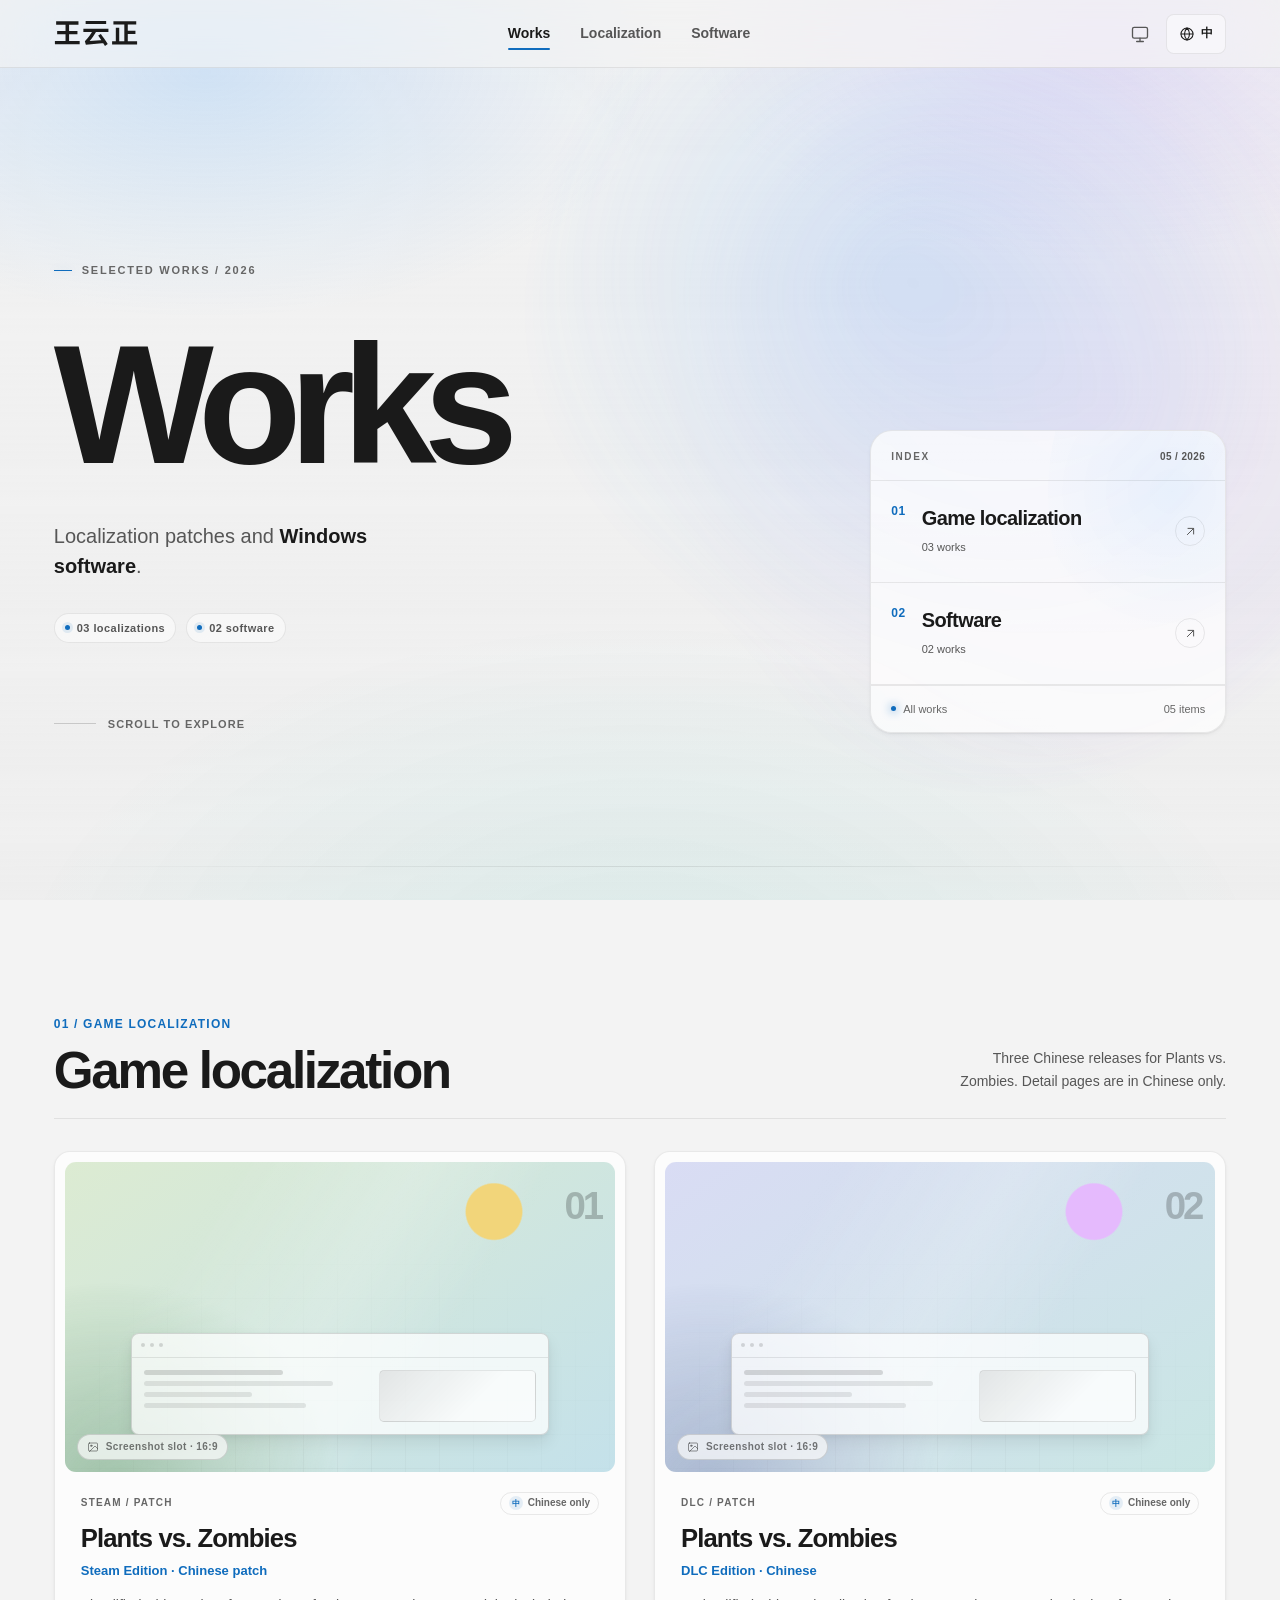
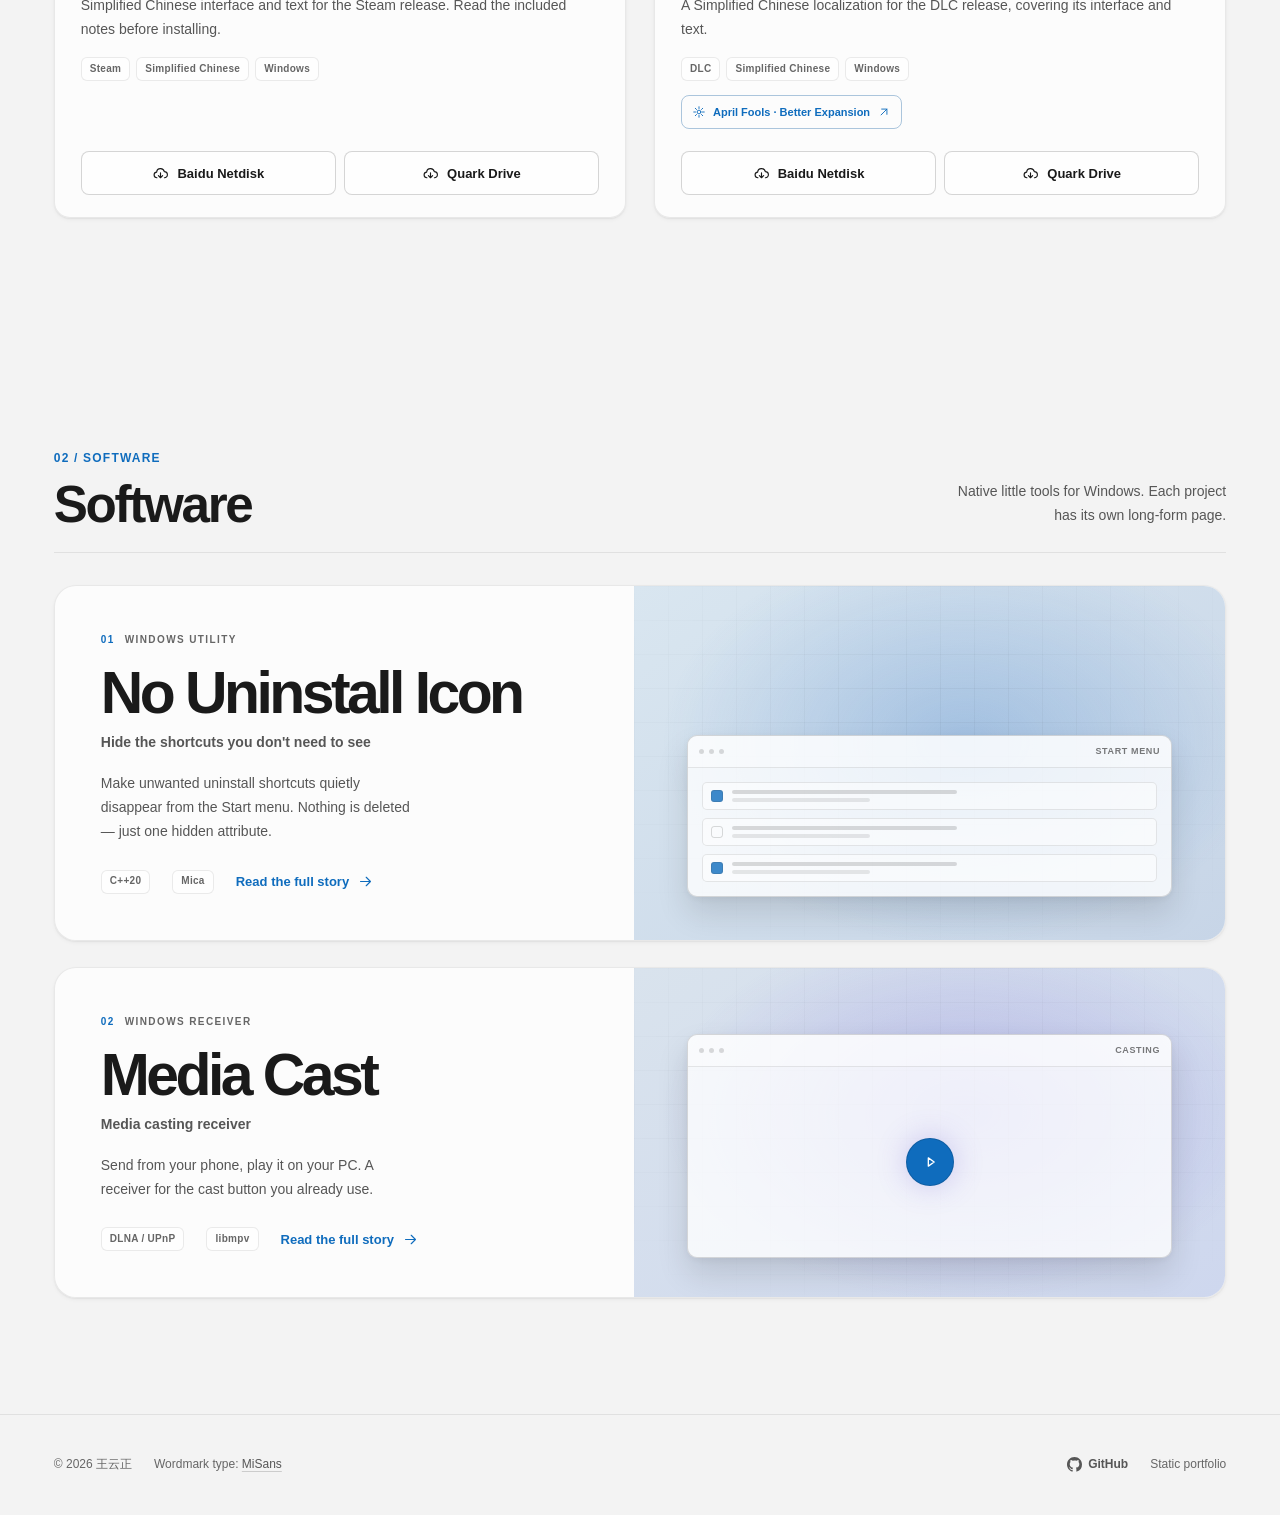
<file: index.html>
<!DOCTYPE html>
<html lang="zh-CN"
      data-page-lang="bilingual"
      data-lang="zh"
      data-theme-mode="auto"
      data-title-zh="王云正 · 作品"
      data-title-en="Works · 王云正">
<head>
  <meta charset="utf-8">
  <meta name="viewport" content="width=device-width, initial-scale=1, viewport-fit=cover">
  <title>王云正 · 作品</title>
  <meta name="description" content="王云正的作品：三款《植物大战僵尸》中文汉化，以及 No Uninstall Icon、Media Cast 两款 Windows 软件。" data-desc-zh="王云正的作品：三款《植物大战僵尸》中文汉化，以及 No Uninstall Icon、Media Cast 两款 Windows 软件。" data-desc-en="Works by Wang Yunzheng: three Chinese localizations for Plants vs. Zombies, plus the Windows utilities No Uninstall Icon and Media Cast.">
  <meta name="color-scheme" content="light dark">
  <meta name="theme-color" content="#f3f3f3">
  <link rel="icon" href="/assets/img/favicon.svg" type="image/svg+xml">
  <script src="/assets/js/boot.js"></script>
  <link rel="stylesheet" href="/assets/css/site.css">
  <script src="/assets/js/links.js" defer></script>
  <script src="/assets/js/site.js" defer></script>
</head>
<body class="home">
  <a class="skip-link" href="#main">
    <span class="lang-zh">跳到主要内容</span><span class="lang-en">Skip to content</span>
  </a>

  <header class="site-header" data-site-header>
    <div class="header-inner">
      <a class="brand" href="/" data-brand data-aria-zh="王云正，返回首页" data-aria-en="Wang Yunzheng, home">
        <span class="brand__word" aria-hidden="true">
          <img class="brand__ink brand__ink--light" src="/assets/img/wordmark-light.svg" alt="王云正" width="2932" height="936" decoding="async">
          <img class="brand__ink brand__ink--dark" src="/assets/img/wordmark-dark.svg" alt="王云正" width="2932" height="936" decoding="async">
          <span class="brand__sheen"></span>
        </span>
        <span class="sr-only">王云正</span>
      </a>

      <nav class="primary-nav" aria-label="主导航" data-aria-zh="主导航" data-aria-en="Primary navigation">
        <a class="nav-link" href="/" aria-current="page"><span class="lang-zh">作品</span><span class="lang-en">Works</span></a>
        <a class="nav-link" href="/#localization"><span class="lang-zh">汉化</span><span class="lang-en">Localization</span></a>
        <a class="nav-link" href="/#software"><span class="lang-zh">软件</span><span class="lang-en">Software</span></a>
      </nav>

      <button class="icon-btn nav-toggle" type="button" data-nav-toggle aria-expanded="false" aria-controls="mobile-nav" aria-label="打开导航">
        <svg class="icon" viewBox="0 0 24 24" aria-hidden="true">
          <path d="M4 7h16M4 12h16M4 17h16"/>
        </svg>
      </button>

      <div class="mobile-nav" id="mobile-nav" data-mobile-nav hidden>
        <a href="/"><span><span class="lang-zh">作品</span><span class="lang-en">Works</span></span></a>
        <a href="/#localization"><span><span class="lang-zh">汉化</span><span class="lang-en">Localization</span></span></a>
        <a href="/#software"><span><span class="lang-zh">软件</span><span class="lang-en">Software</span></span></a>
      </div>

      <div class="header-actions">
        <div class="theme-picker" data-theme-picker>
          <button class="icon-btn theme-trigger" type="button" data-theme-trigger aria-expanded="false" aria-controls="theme-menu" aria-label="主题设置">
            <span class="theme-icon theme-icon--auto" aria-hidden="true">
              <svg class="icon" viewBox="0 0 24 24"><rect x="3" y="4" width="18" height="13" rx="2"/><path d="M8 21h8m-4-4v4"/></svg>
            </span>
            <span class="theme-icon theme-icon--light" aria-hidden="true">
              <svg class="icon" viewBox="0 0 24 24"><circle cx="12" cy="12" r="4"/><path d="M12 2v2m0 16v2M4.93 4.93l1.42 1.42m11.3 11.3 1.42 1.42M2 12h2m16 0h2M4.93 19.07l1.42-1.42m11.3-11.3 1.42-1.42"/></svg>
            </span>
            <span class="theme-icon theme-icon--dark" aria-hidden="true">
              <svg class="icon" viewBox="0 0 24 24"><path d="M20.4 14.4A8.5 8.5 0 0 1 9.6 3.6 8.5 8.5 0 1 0 20.4 14.4Z"/></svg>
            </span>
          </button>
          <div class="theme-menu" id="theme-menu" data-theme-menu role="group" aria-label="主题" data-aria-zh="主题" data-aria-en="Theme" hidden>
            <div class="theme-menu__label"><span class="lang-zh">外观</span><span class="lang-en">Appearance</span></div>
            <button class="theme-option" type="button" data-theme-choice="auto" aria-pressed="true">
              <svg class="icon" viewBox="0 0 24 24" aria-hidden="true"><rect x="3" y="4" width="18" height="13" rx="2"/><path d="M8 21h8m-4-4v4"/></svg>
              <span><span class="lang-zh">跟随系统</span><span class="lang-en">System</span></span>
              <svg class="icon theme-option__check" viewBox="0 0 24 24" aria-hidden="true"><path d="m5 12 4 4 10-10"/></svg>
            </button>
            <button class="theme-option" type="button" data-theme-choice="light" aria-pressed="false">
              <svg class="icon" viewBox="0 0 24 24" aria-hidden="true"><circle cx="12" cy="12" r="4"/><path d="M12 2v2m0 16v2M4.93 4.93l1.42 1.42m11.3 11.3 1.42 1.42M2 12h2m16 0h2M4.93 19.07l1.42-1.42m11.3-11.3 1.42-1.42"/></svg>
              <span><span class="lang-zh">浅色</span><span class="lang-en">Light</span></span>
              <svg class="icon theme-option__check" viewBox="0 0 24 24" aria-hidden="true"><path d="m5 12 4 4 10-10"/></svg>
            </button>
            <button class="theme-option" type="button" data-theme-choice="dark" aria-pressed="false">
              <svg class="icon" viewBox="0 0 24 24" aria-hidden="true"><path d="M20.4 14.4A8.5 8.5 0 0 1 9.6 3.6 8.5 8.5 0 1 0 20.4 14.4Z"/></svg>
              <span><span class="lang-zh">深色</span><span class="lang-en">Dark</span></span>
              <svg class="icon theme-option__check" viewBox="0 0 24 24" aria-hidden="true"><path d="m5 12 4 4 10-10"/></svg>
            </button>
          </div>
        </div>

        <button class="lang-toggle" type="button" data-language-toggle aria-label="Switch to English">
          <svg class="icon icon--small" viewBox="0 0 24 24" aria-hidden="true"><circle cx="12" cy="12" r="9"/><path d="M3 12h18M12 3c2.5 2.5 3.8 5.5 3.8 9S14.5 18.5 12 21c-2.5-2.5-3.8-5.5-3.8-9S9.5 5.5 12 3Z"/></svg>
          <span class="lang-zh" aria-hidden="true">EN</span>
          <span class="lang-en" aria-hidden="true">中</span>
        </button>
      </div>
    </div>
  </header>

  <main id="main" tabindex="-1">
    <section class="hero">
      <div class="container hero__grid">
        <div class="hero__main">
          <p class="eyebrow hero__eyebrow enter" style="--i: 0">
            <span class="lang-zh">作品索引 / 2026</span>
            <span class="lang-en">Selected works / 2026</span>
          </p>
          <h1 class="hero__title enter" style="--i: 1">
            <span class="lang-zh">作品</span>
            <span class="lang-en">Works</span>
          </h1>
          <p class="hero__lead enter" style="--i: 2">
            <span class="lang-zh">汉化补丁，与 <strong>Windows 软件</strong>。</span>
            <span class="lang-en">Localization patches and <strong>Windows software</strong>.</span>
          </p>
          <div class="hero__meta enter" style="--i: 3">
            <span class="meta-chip"><span class="meta-chip__dot" aria-hidden="true"></span><span class="lang-zh">03 件汉化</span><span class="lang-en">03 localizations</span></span>
            <span class="meta-chip"><span class="meta-chip__dot" aria-hidden="true"></span><span class="lang-zh">02 件软件</span><span class="lang-en">02 software</span></span>
          </div>
          <div class="hero__scroll enter" style="--i: 4">
            <span class="lang-zh">向下浏览</span><span class="lang-en">Scroll to explore</span>
          </div>
        </div>

        <aside class="hero__side enter" style="--i: 3" aria-label="作品分类" data-aria-zh="作品分类" data-aria-en="Work categories">
          <div class="index-panel reveal">
            <div class="index-panel__head">
              <span>Index</span>
              <strong>05 / 2026</strong>
            </div>
            <a class="index-link" href="#localization">
              <span class="index-link__num">01</span>
              <span class="index-link__body">
                <span class="index-link__title"><span class="lang-zh">游戏汉化</span><span class="lang-en">Game localization</span></span>
                <span class="index-link__en" aria-hidden="true">Game localization</span>
                <span class="index-link__count"><span class="lang-zh">03 件作品</span><span class="lang-en">03 works</span></span>
              </span>
              <span class="index-link__arrow" aria-hidden="true">
                <svg class="icon" viewBox="0 0 24 24"><path d="M7 17 17 7M8 7h9v9"/></svg>
              </span>
            </a>
            <a class="index-link" href="#software">
              <span class="index-link__num">02</span>
              <span class="index-link__body">
                <span class="index-link__title"><span class="lang-zh">软件</span><span class="lang-en">Software</span></span>
                <span class="index-link__en" aria-hidden="true">Software</span>
                <span class="index-link__count"><span class="lang-zh">02 件作品</span><span class="lang-en">02 works</span></span>
              </span>
              <span class="index-link__arrow" aria-hidden="true">
                <svg class="icon" viewBox="0 0 24 24"><path d="M7 17 17 7M8 7h9v9"/></svg>
              </span>
            </a>
            <div class="index-panel__foot">
              <span class="status-dot"><span class="lang-zh">全部作品</span><span class="lang-en">All works</span></span>
              <span>05 items</span>
            </div>
          </div>
        </aside>
      </div>
    </section>

    <section class="section" id="localization">
      <div class="container">
        <div class="section-head" data-reveal>
          <div class="section-head__main">
            <span class="section-index">01 / GAME LOCALIZATION</span>
            <h2 class="section-title"><span class="lang-zh">游戏汉化</span><span class="lang-en">Game localization</span></h2>
          </div>
          <p class="section-desc">
            <span class="lang-zh">三款《植物大战僵尸》中文版本。汉化详情页仅提供中文。</span>
            <span class="lang-en">Three Chinese releases for Plants vs. Zombies. Detail pages are in Chinese only.</span>
          </p>
        </div>

        <div class="work-grid">
          <article class="work-card reveal" data-reveal>
            <div class="work-card__media">
              <div class="shot shot--steam" role="img" aria-label="植物大战僵尸 Steam 版游戏截图占位，16 比 9" data-aria-zh="植物大战僵尸 Steam 版游戏截图占位，16 比 9" data-aria-en="Screenshot placeholder for the Steam edition of Plants vs. Zombies, 16 by 9">
                <div class="shot__art" aria-hidden="true">
                  <div class="shot__window">
                    <div class="shot__window-bar"><i></i><i></i><i></i></div>
                    <div class="shot__window-body">
                      <div class="shot__lines"><span class="shot__line"></span><span class="shot__line"></span><span class="shot__line"></span><span class="shot__line"></span></div>
                      <div class="shot__block"></div>
                    </div>
                  </div>
                </div>
                <span class="shot__index" aria-hidden="true">01</span>
                <span class="shot__label"><svg class="icon" viewBox="0 0 24 24" aria-hidden="true"><rect x="3" y="4" width="18" height="16" rx="2"/><circle cx="8.5" cy="9.5" r="1.5"/><path d="m21 15-5-5L5 21"/></svg><span class="lang-zh">截图位 · 16:9</span><span class="lang-en">Screenshot slot · 16:9</span></span>
              </div>
            </div>
            <div class="work-card__body">
              <div class="work-card__top">
                <span class="work-card__kicker">Steam / Patch</span>
                <span class="chinese-only"><span class="lang-zh">中文详情</span><span class="lang-en">Chinese only</span></span>
              </div>
              <h3 class="work-card__headline">
                <a class="work-card__title" href="/localization/pvz-steam/" aria-label="植物大战僵尸 Steam 版汉化补丁，查看详情" data-aria-zh="植物大战僵尸 Steam 版汉化补丁，查看详情" data-aria-en="Plants vs. Zombies Steam Edition Chinese patch, view details">
                  <span class="lang-zh">植物大战僵尸</span>
                  <span class="lang-en">Plants vs. Zombies</span>
                </a>
              </h3>
              <p class="work-card__subtitle"><span class="lang-zh">Steam 版汉化补丁</span><span class="lang-en">Steam Edition · Chinese patch</span></p>
              <p class="work-card__desc">
                <span class="lang-zh">为 Steam 版《植物大战僵尸》提供简体中文界面与文本。安装前请先阅读补丁内说明。</span>
                <span class="lang-en">Simplified Chinese interface and text for the Steam release. Read the included notes before installing.</span>
              </p>
              <div class="tag-list">
                <span class="tag">Steam</span>
                <span class="tag lang-zh">简体中文</span>
                <span class="tag lang-en">Simplified Chinese</span>
                <span class="tag">Windows</span>
              </div>
              <div class="work-card__actions">
                <div class="download-grid">
                  <a class="dl-btn reveal" data-download="steam" data-provider="baidu" aria-disabled="true" aria-label="下载 Steam 版汉化补丁 — 百度网盘" data-aria-zh="下载 Steam 版汉化补丁 — 百度网盘" data-aria-en="Download the Steam Edition patch — Baidu Netdisk">
                    <svg class="icon" viewBox="0 0 24 24" aria-hidden="true"><path d="M7 18a4 4 0 0 1-.45-7.98A5.5 5.5 0 0 1 17.4 9.4 3.5 3.5 0 0 1 17.5 18"/><path d="M12 11v7m0 0-3-3m3 3 3-3"/></svg>
                    <span class="lang-zh">百度网盘</span><span class="lang-en">Baidu Netdisk</span>
                  </a>
                  <a class="dl-btn reveal" data-download="steam" data-provider="quark" aria-disabled="true" aria-label="下载 Steam 版汉化补丁 — 夸克网盘" data-aria-zh="下载 Steam 版汉化补丁 — 夸克网盘" data-aria-en="Download the Steam Edition patch — Quark Drive">
                    <svg class="icon" viewBox="0 0 24 24" aria-hidden="true"><path d="M7 18a4 4 0 0 1-.45-7.98A5.5 5.5 0 0 1 17.4 9.4 3.5 3.5 0 0 1 17.5 18"/><path d="M12 11v7m0 0-3-3m3 3 3-3"/></svg>
                    <span class="lang-zh">夸克网盘</span><span class="lang-en">Quark Drive</span>
                  </a>
                </div>
                <p class="download-note" data-download-note="steam">
                  <span class="lang-zh">网盘链接待补</span><span class="lang-en">Download links coming soon</span>
                </p>
              </div>
            </div>
          </article>

          <article class="work-card reveal" data-reveal>
            <div class="work-card__media">
              <div class="shot shot--dlc" role="img" aria-label="植物大战僵尸 DLC 版游戏截图占位，16 比 9" data-aria-zh="植物大战僵尸 DLC 版游戏截图占位，16 比 9" data-aria-en="Screenshot placeholder for the DLC edition of Plants vs. Zombies, 16 by 9">
                <div class="shot__art" aria-hidden="true">
                  <div class="shot__window">
                    <div class="shot__window-bar"><i></i><i></i><i></i></div>
                    <div class="shot__window-body">
                      <div class="shot__lines"><span class="shot__line"></span><span class="shot__line"></span><span class="shot__line"></span><span class="shot__line"></span></div>
                      <div class="shot__block"></div>
                    </div>
                  </div>
                </div>
                <span class="shot__index" aria-hidden="true">02</span>
                <span class="shot__label"><svg class="icon" viewBox="0 0 24 24" aria-hidden="true"><rect x="3" y="4" width="18" height="16" rx="2"/><circle cx="8.5" cy="9.5" r="1.5"/><path d="m21 15-5-5L5 21"/></svg><span class="lang-zh">截图位 · 16:9</span><span class="lang-en">Screenshot slot · 16:9</span></span>
              </div>
            </div>
            <div class="work-card__body">
              <div class="work-card__top">
                <span class="work-card__kicker">DLC / Patch</span>
                <span class="chinese-only"><span class="lang-zh">中文详情</span><span class="lang-en">Chinese only</span></span>
              </div>
              <h3 class="work-card__headline">
                <a class="work-card__title" href="/localization/pvz-dlc/" aria-label="植物大战僵尸 DLC 版中文，查看详情" data-aria-zh="植物大战僵尸 DLC 版中文，查看详情" data-aria-en="Plants vs. Zombies DLC Edition Chinese, view details">
                  <span class="lang-zh">植物大战僵尸</span>
                  <span class="lang-en">Plants vs. Zombies</span>
                </a>
              </h3>
              <p class="work-card__subtitle"><span class="lang-zh">DLC 版中文</span><span class="lang-en">DLC Edition · Chinese</span></p>
              <p class="work-card__desc">
                <span class="lang-zh">对应 DLC 版的简体中文汉化。把 DLC 版的界面与文本做成中文。</span>
                <span class="lang-en">A Simplified Chinese localization for the DLC release, covering its interface and text.</span>
              </p>
              <div class="tag-list">
                <span class="tag">DLC</span>
                <span class="tag lang-zh">简体中文</span>
                <span class="tag lang-en">Simplified Chinese</span>
                <span class="tag">Windows</span>
              </div>
              <div class="work-card__special">
                <a class="micro-action" href="/localization/pvz-better-expansion/">
                  <svg class="icon" viewBox="0 0 24 24" aria-hidden="true"><path d="M12 3v3m0 12v3M3 12h3m12 0h3M5.6 5.6l2.1 2.1m8.6 8.6 2.1 2.1m0-12.8-2.1 2.1M7.7 16.3l-2.1 2.1"/><circle cx="12" cy="12" r="3.2"/></svg>
                  <span class="lang-zh">愚人节版 · Better Expansion</span>
                  <span class="lang-en">April Fools · Better Expansion</span>
                  <svg class="icon" viewBox="0 0 24 24" aria-hidden="true"><path d="M7 17 17 7M8 7h9v9"/></svg>
                </a>
              </div>
              <div class="work-card__actions">
                <div class="download-grid">
                  <a class="dl-btn reveal" data-download="dlc" data-provider="baidu" aria-disabled="true" aria-label="下载 DLC 版中文 — 百度网盘" data-aria-zh="下载 DLC 版中文 — 百度网盘" data-aria-en="Download the DLC Edition Chinese patch — Baidu Netdisk">
                    <svg class="icon" viewBox="0 0 24 24" aria-hidden="true"><path d="M7 18a4 4 0 0 1-.45-7.98A5.5 5.5 0 0 1 17.4 9.4 3.5 3.5 0 0 1 17.5 18"/><path d="M12 11v7m0 0-3-3m3 3 3-3"/></svg>
                    <span class="lang-zh">百度网盘</span><span class="lang-en">Baidu Netdisk</span>
                  </a>
                  <a class="dl-btn reveal" data-download="dlc" data-provider="quark" aria-disabled="true" aria-label="下载 DLC 版中文 — 夸克网盘" data-aria-zh="下载 DLC 版中文 — 夸克网盘" data-aria-en="Download the DLC Edition Chinese patch — Quark Drive">
                    <svg class="icon" viewBox="0 0 24 24" aria-hidden="true"><path d="M7 18a4 4 0 0 1-.45-7.98A5.5 5.5 0 0 1 17.4 9.4 3.5 3.5 0 0 1 17.5 18"/><path d="M12 11v7m0 0-3-3m3 3 3-3"/></svg>
                    <span class="lang-zh">夸克网盘</span><span class="lang-en">Quark Drive</span>
                  </a>
                </div>
                <p class="download-note" data-download-note="dlc">
                  <span class="lang-zh">网盘链接待补</span><span class="lang-en">Download links coming soon</span>
                </p>
              </div>
            </div>
          </article>
        </div>
      </div>
    </section>

    <section class="section" id="software">
      <div class="container">
        <div class="section-head" data-reveal>
          <div class="section-head__main">
            <span class="section-index">02 / SOFTWARE</span>
            <h2 class="section-title"><span class="lang-zh">软件</span><span class="lang-en">Software</span></h2>
          </div>
          <p class="section-desc">
            <span class="lang-zh">为 Windows 做的原生小工具。每个项目都有完整的长页介绍。</span>
            <span class="lang-en">Native little tools for Windows. Each project has its own long-form page.</span>
          </p>
        </div>

        <div class="software-list">
          <a class="software-card software-card--nui reveal" href="/software/no-uninstall-icon/" aria-label="查看“我不需要卸载图标”项目" data-aria-zh="查看“我不需要卸载图标”项目" data-aria-en="View the No Uninstall Icon project" data-reveal>
            <div class="software-card__body">
              <div class="software-card__kicker"><span class="software-card__num">01</span><span>Windows utility</span></div>
              <h3 class="software-card__title">
                <span class="lang-zh">我不需要卸载图标</span>
                <span class="lang-en">No Uninstall Icon</span>
              </h3>
              <p class="software-card__cn"><span class="lang-zh" lang="en">No Uninstall Icon</span><span class="lang-en">Hide the shortcuts you don't need to see</span></p>
              <p class="software-card__desc">
                <span class="lang-zh">让开始菜单里不想看到的卸载项安静地消失。不删除文件，只改一个隐藏属性。</span>
                <span class="lang-en">Make unwanted uninstall shortcuts quietly disappear from the Start menu. Nothing is deleted — just one hidden attribute.</span>
              </p>
              <div class="software-card__foot">
                <span class="tag">C++20</span>
                <span class="tag">Mica</span>
                <span class="software-card__cta"><span class="lang-zh">查看完整介绍</span><span class="lang-en">Read the full story</span><svg class="icon" viewBox="0 0 24 24" aria-hidden="true"><path d="M5 12h14m-6-6 6 6-6 6"/></svg></span>
              </div>
            </div>
            <div class="software-card__visual" aria-hidden="true">
              <div class="mock-window">
                <div class="mock-window__bar">
                  <div class="mock-window__dots"><i></i><i></i><i></i></div>
                  <span class="mock-window__title">Start menu</span>
                </div>
                <div class="mock-window__body">
                  <div class="mock-list">
                    <div class="mock-row"><span class="mock-row__check"></span><span class="mock-row__text"><i></i><i></i></span></div>
                    <div class="mock-row"><span class="mock-row__check"></span><span class="mock-row__text"><i></i><i></i></span></div>
                    <div class="mock-row"><span class="mock-row__check"></span><span class="mock-row__text"><i></i><i></i></span></div>
                  </div>
                </div>
              </div>
            </div>
          </a>

          <a class="software-card software-card--cast reveal" href="/software/media-cast/" aria-label="查看媒体投屏项目" data-aria-zh="查看媒体投屏项目" data-aria-en="View the Media Cast project" data-reveal>
            <div class="software-card__body">
              <div class="software-card__kicker"><span class="software-card__num">02</span><span>Windows receiver</span></div>
              <h3 class="software-card__title">
                <span class="lang-zh">媒体投屏</span>
                <span class="lang-en">Media Cast</span>
              </h3>
              <p class="software-card__cn"><span class="lang-zh" lang="en">Media Cast</span><span class="lang-en">Media casting receiver</span></p>
              <p class="software-card__desc">
                <span class="lang-zh">手机投过来，电脑这边播放。用熟悉的投送入口，把媒体送到 Windows 上。</span>
                <span class="lang-en">Send from your phone, play it on your PC. A receiver for the cast button you already use.</span>
              </p>
              <div class="software-card__foot">
                <span class="tag">DLNA / UPnP</span>
                <span class="tag">libmpv</span>
                <span class="software-card__cta"><span class="lang-zh">查看完整介绍</span><span class="lang-en">Read the full story</span><svg class="icon" viewBox="0 0 24 24" aria-hidden="true"><path d="M5 12h14m-6-6 6 6-6 6"/></svg></span>
              </div>
            </div>
            <div class="software-card__visual" aria-hidden="true">
              <div class="mock-window">
                <div class="mock-window__bar">
                  <div class="mock-window__dots"><i></i><i></i><i></i></div>
                  <span class="mock-window__title">Casting</span>
                </div>
                <div class="mock-window__body">
                  <div class="mock-cast">
                    <div class="cast-visual">
                      <span class="cast-visual__ring"></span>
                      <span class="cast-visual__ring"></span>
                      <span class="cast-visual__ring"></span>
                      <span class="cast-visual__core"><svg class="icon" viewBox="0 0 24 24"><path d="m10 7 7 5-7 5V7Z"/></svg></span>
                    </div>
                  </div>
                </div>
              </div>
            </div>
          </a>
        </div>
      </div>
    </section>
  </main>

  <footer class="site-footer">
    <div class="container site-footer__inner">
      <div class="site-footer__left">
        <span>© <span data-year>2026</span> 王云正</span>
        <span class="credit"><span class="lang-zh">字标字体</span><span class="lang-en">Wordmark type</span>: <a href="https://hyperos.mi.com/font/" target="_blank" rel="noopener noreferrer">MiSans</a></span>
      </div>
      <div class="site-footer__right">
        <a class="footer-link" href="https://github.com/JerryABCD06" target="_blank" rel="noopener noreferrer">
          <svg class="icon icon--fill" viewBox="0 0 16 16" aria-hidden="true"><path d="M8 0C3.58 0 0 3.58 0 8c0 3.54 2.29 6.53 5.47 7.59.4.07.55-.17.55-.38 0-.19-.01-.82-.01-1.49-2.01.37-2.53-.49-2.69-.94-.09-.23-.48-.94-.82-1.13-.28-.15-.68-.52-.01-.53.63-.01 1.08.58 1.23.82.72 1.21 1.87.87 2.33.66.07-.52.28-.87.51-1.07-1.78-.2-3.64-.89-3.64-3.95 0-.87.31-1.59.82-2.15-.08-.2-.36-1.02.08-2.12 0 0 .67-.21 2.2.82a7.6 7.6 0 0 1 2-.27c.68 0 1.36.09 2 .27 1.53-1.04 2.2-.82 2.2-.82.44 1.1.16 1.92.08 2.12.51.56.82 1.27.82 2.15 0 3.07-1.87 3.75-3.65 3.95.29.25.54.73.54 1.48 0 1.07-.01 1.93-.01 2.2 0 .21.15.46.55.38A8.01 8.01 0 0 0 16 8c0-4.42-3.58-8-8-8Z"/></svg>
          GitHub
        </a>
        <span class="credit"><span class="lang-zh">静态作品集</span><span class="lang-en">Static portfolio</span></span>
      </div>
    </div>
  </footer>

  <div class="sr-only" id="live-region" aria-live="polite"></div>
</body>
</html>
</file>
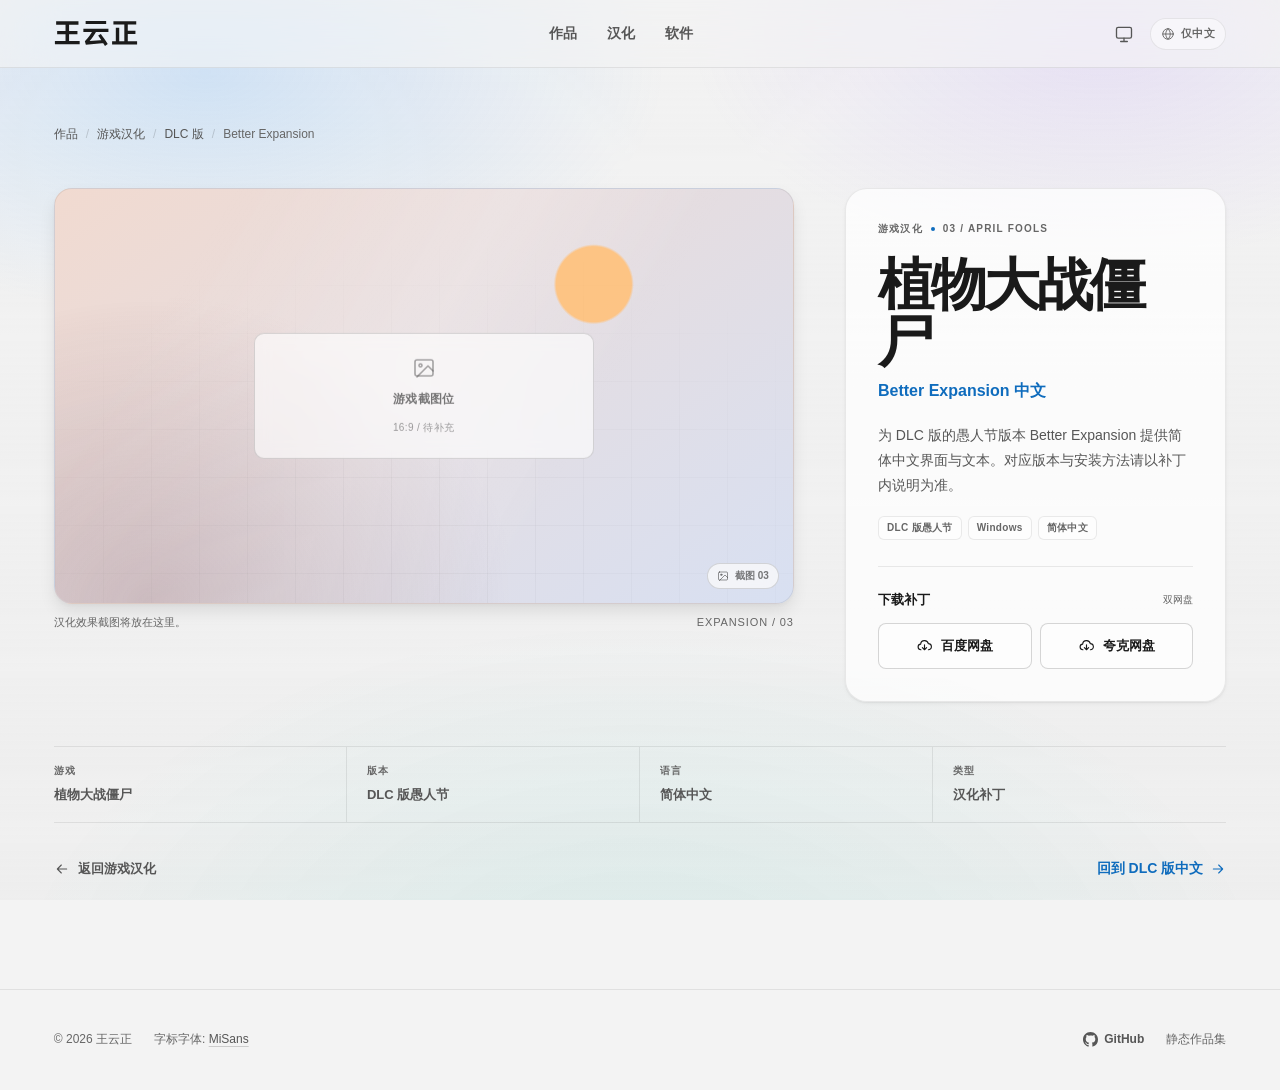
<file: localization/pvz-better-expansion/index.html>
<!DOCTYPE html>
<html lang="zh-CN" data-page-lang="zh" data-lang="zh" data-theme-mode="auto">
<head>
  <meta charset="utf-8">
  <meta name="viewport" content="width=device-width, initial-scale=1, viewport-fit=cover">
  <title>植物大战僵尸 Better Expansion 中文 · 王云正</title>
  <meta name="description" content="《植物大战僵尸》Better Expansion（DLC 版愚人节）简体中文汉化。">
  <meta name="color-scheme" content="light dark">
  <meta name="theme-color" content="#f3f3f3">
  <link rel="icon" href="/assets/img/favicon.svg" type="image/svg+xml">
  <script src="/assets/js/boot.js"></script>
  <link rel="stylesheet" href="/assets/css/site.css">
  <script src="/assets/js/links.js" defer></script>
  <script src="/assets/js/site.js" defer></script>
</head>
<body class="game-page">
  <a class="skip-link" href="#main">跳到主要内容</a>

  <header class="site-header" data-site-header>
    <div class="header-inner">
      <a class="brand" href="/" data-brand aria-label="王云正，返回首页">
        <span class="brand__word" aria-hidden="true">
          <img class="brand__ink brand__ink--light" src="/assets/img/wordmark-light.svg" alt="王云正" width="2932" height="936" decoding="async">
          <img class="brand__ink brand__ink--dark" src="/assets/img/wordmark-dark.svg" alt="王云正" width="2932" height="936" decoding="async">
          <span class="brand__sheen"></span>
        </span>
        <span class="sr-only">王云正</span>
      </a>

      <nav class="primary-nav" aria-label="主导航">
        <a class="nav-link" href="/">作品</a>
        <a class="nav-link" href="/#localization">汉化</a>
        <a class="nav-link" href="/#software">软件</a>
      </nav>

      <button class="icon-btn nav-toggle" type="button" data-nav-toggle aria-expanded="false" aria-controls="mobile-nav" aria-label="打开导航">
        <svg class="icon" viewBox="0 0 24 24" aria-hidden="true"><path d="M4 7h16M4 12h16M4 17h16"/></svg>
      </button>

      <div class="mobile-nav" id="mobile-nav" data-mobile-nav hidden>
        <a href="/"><span>作品</span></a>
        <a href="/#localization"><span>汉化</span></a>
        <a href="/#software"><span>软件</span></a>
      </div>

      <div class="header-actions">
        <div class="theme-picker" data-theme-picker>
          <button class="icon-btn theme-trigger" type="button" data-theme-trigger aria-expanded="false" aria-controls="theme-menu" aria-label="主题设置">
            <span class="theme-icon theme-icon--auto" aria-hidden="true"><svg class="icon" viewBox="0 0 24 24"><rect x="3" y="4" width="18" height="13" rx="2"/><path d="M8 21h8m-4-4v4"/></svg></span>
            <span class="theme-icon theme-icon--light" aria-hidden="true"><svg class="icon" viewBox="0 0 24 24"><circle cx="12" cy="12" r="4"/><path d="M12 2v2m0 16v2M4.93 4.93l1.42 1.42m11.3 11.3 1.42 1.42M2 12h2m16 0h2M4.93 19.07l1.42-1.42m11.3-11.3 1.42-1.42"/></svg></span>
            <span class="theme-icon theme-icon--dark" aria-hidden="true"><svg class="icon" viewBox="0 0 24 24"><path d="M20.4 14.4A8.5 8.5 0 0 1 9.6 3.6 8.5 8.5 0 1 0 20.4 14.4Z"/></svg></span>
          </button>
          <div class="theme-menu" id="theme-menu" data-theme-menu role="group" aria-label="主题" hidden>
            <div class="theme-menu__label">外观</div>
            <button class="theme-option" type="button" data-theme-choice="auto" aria-pressed="true">
              <svg class="icon" viewBox="0 0 24 24" aria-hidden="true"><rect x="3" y="4" width="18" height="13" rx="2"/><path d="M8 21h8m-4-4v4"/></svg><span>跟随系统</span><svg class="icon theme-option__check" viewBox="0 0 24 24" aria-hidden="true"><path d="m5 12 4 4 10-10"/></svg>
            </button>
            <button class="theme-option" type="button" data-theme-choice="light" aria-pressed="false">
              <svg class="icon" viewBox="0 0 24 24" aria-hidden="true"><circle cx="12" cy="12" r="4"/><path d="M12 2v2m0 16v2M4.93 4.93l1.42 1.42m11.3 11.3 1.42 1.42M2 12h2m16 0h2M4.93 19.07l1.42-1.42m11.3-11.3 1.42-1.42"/></svg><span>浅色</span><svg class="icon theme-option__check" viewBox="0 0 24 24" aria-hidden="true"><path d="m5 12 4 4 10-10"/></svg>
            </button>
            <button class="theme-option" type="button" data-theme-choice="dark" aria-pressed="false">
              <svg class="icon" viewBox="0 0 24 24" aria-hidden="true"><path d="M20.4 14.4A8.5 8.5 0 0 1 9.6 3.6 8.5 8.5 0 1 0 20.4 14.4Z"/></svg><span>深色</span><svg class="icon theme-option__check" viewBox="0 0 24 24" aria-hidden="true"><path d="m5 12 4 4 10-10"/></svg>
            </button>
          </div>
        </div>
        <span class="lang-badge" aria-label="此页面仅提供中文">
          <svg class="icon" viewBox="0 0 24 24" aria-hidden="true"><circle cx="12" cy="12" r="9"/><path d="M3 12h18M12 3c2.5 2.5 3.8 5.5 3.8 9S14.5 18.5 12 21c-2.5-2.5-3.8-5.5-3.8-9S9.5 5.5 12 3Z"/></svg>
          仅中文
        </span>
      </div>
    </div>
  </header>

  <main id="main" class="game-main" tabindex="-1">
    <div class="container game-top">
      <nav class="breadcrumbs enter" style="--i: 0" aria-label="面包屑">
        <a href="/">作品</a><span class="breadcrumbs__sep">/</span>
        <a href="/#localization">游戏汉化</a><span class="breadcrumbs__sep">/</span>
        <a href="/localization/pvz-dlc/">DLC 版</a><span class="breadcrumbs__sep">/</span>
        <span aria-current="page">Better Expansion</span>
      </nav>

      <div class="game-hero">
        <div class="game-media enter" style="--i: 1">
          <div class="game-shot game-shot--expansion" role="img" aria-label="植物大战僵尸 Better Expansion 游戏截图占位，16 比 9">
            <div class="game-shot__center" aria-hidden="true">
              <svg class="icon" viewBox="0 0 24 24"><rect x="3" y="4" width="18" height="16" rx="2"/><circle cx="8.5" cy="9.5" r="1.5"/><path d="m21 15-5-5L5 21"/></svg>
              <strong>游戏截图位</strong>
              <span>16:9 / 待补充</span>
            </div>
            <span class="game-shot__tag" aria-hidden="true">
              <svg class="icon" viewBox="0 0 24 24"><rect x="3" y="4" width="18" height="16" rx="2"/><circle cx="8.5" cy="9.5" r="1.5"/><path d="m21 15-5-5L5 21"/></svg>
              截图 03
            </span>
          </div>
          <div class="game-caption">
            <span>汉化效果截图将放在这里。</span>
            <span class="game-caption__id">EXPANSION / 03</span>
          </div>
        </div>

        <div class="game-info enter" style="--i: 2">
          <div class="game-kicker"><span>游戏汉化</span><span class="game-kicker__dot" aria-hidden="true"></span><span>03 / APRIL FOOLS</span></div>
          <h1 class="game-title">植物大战僵尸</h1>
          <p class="game-subtitle">Better Expansion 中文</p>
          <p class="game-intro">为 DLC 版的愚人节版本 Better Expansion 提供简体中文界面与文本。对应版本与安装方法请以补丁内说明为准。</p>
          <div class="tag-list game-tags">
            <span class="tag">DLC 版愚人节</span>
            <span class="tag">Windows</span>
            <span class="tag">简体中文</span>
          </div>

          <div class="game-download">
            <div class="game-download__head">
              <span class="game-download__title">下载补丁</span>
              <span class="game-download__hint">双网盘</span>
            </div>
            <div class="download-grid">
              <a class="dl-btn reveal" data-download="better-expansion" data-provider="baidu" aria-disabled="true" aria-label="下载 Better Expansion 中文 — 百度网盘">
                <svg class="icon" viewBox="0 0 24 24" aria-hidden="true"><path d="M7 18a4 4 0 0 1-.45-7.98A5.5 5.5 0 0 1 17.4 9.4 3.5 3.5 0 0 1 17.5 18"/><path d="M12 11v7m0 0-3-3m3 3 3-3"/></svg>
                百度网盘
              </a>
              <a class="dl-btn reveal" data-download="better-expansion" data-provider="quark" aria-disabled="true" aria-label="下载 Better Expansion 中文 — 夸克网盘">
                <svg class="icon" viewBox="0 0 24 24" aria-hidden="true"><path d="M7 18a4 4 0 0 1-.45-7.98A5.5 5.5 0 0 1 17.4 9.4 3.5 3.5 0 0 1 17.5 18"/><path d="M12 11v7m0 0-3-3m3 3 3-3"/></svg>
                夸克网盘
              </a>
            </div>
            <p class="download-note game-download__note" data-download-note="better-expansion">网盘链接待补</p>
          </div>
        </div>
      </div>

      <dl class="game-meta enter" style="--i: 3">
        <div class="game-meta__item"><dt>游戏</dt><dd>植物大战僵尸</dd></div>
        <div class="game-meta__item"><dt>版本</dt><dd>DLC 版愚人节</dd></div>
        <div class="game-meta__item"><dt>语言</dt><dd>简体中文</dd></div>
        <div class="game-meta__item"><dt>类型</dt><dd>汉化补丁</dd></div>
      </dl>

      <div class="game-bottom enter" style="--i: 4">
        <a class="back-link" href="/#localization"><svg class="icon" viewBox="0 0 24 24" aria-hidden="true"><path d="M19 12H5m6 6-6-6 6-6"/></svg>返回游戏汉化</a>
        <a class="text-link" href="/localization/pvz-dlc/">回到 DLC 版中文<svg class="icon" viewBox="0 0 24 24" aria-hidden="true"><path d="M5 12h14m-6-6 6 6-6 6"/></svg></a>
      </div>
    </div>
  </main>

  <footer class="site-footer">
    <div class="container site-footer__inner">
      <div class="site-footer__left">
        <span>© <span data-year>2026</span> 王云正</span>
        <span class="credit">字标字体: <a href="https://hyperos.mi.com/font/" target="_blank" rel="noopener noreferrer">MiSans</a></span>
      </div>
      <div class="site-footer__right">
        <a class="footer-link" href="https://github.com/JerryABCD06" target="_blank" rel="noopener noreferrer">
          <svg class="icon icon--fill" viewBox="0 0 16 16" aria-hidden="true"><path d="M8 0C3.58 0 0 3.58 0 8c0 3.54 2.29 6.53 5.47 7.59.4.07.55-.17.55-.38 0-.19-.01-.82-.01-1.49-2.01.37-2.53-.49-2.69-.94-.09-.23-.48-.94-.82-1.13-.28-.15-.68-.52-.01-.53.63-.01 1.08.58 1.23.82.72 1.21 1.87.87 2.33.66.07-.52.28-.87.51-1.07-1.78-.2-3.64-.89-3.64-3.95 0-.87.31-1.59.82-2.15-.08-.2-.36-1.02.08-2.12 0 0 .67-.21 2.2.82a7.6 7.6 0 0 1 2-.27c.68 0 1.36.09 2 .27 1.53-1.04 2.2-.82 2.2-.82.44 1.1.16 1.92.08 2.12.51.56.82 1.27.82 2.15 0 3.07-1.87 3.75-3.65 3.95.29.25.54.73.54 1.48 0 1.07-.01 1.93-.01 2.2 0 .21.15.46.55.38A8.01 8.01 0 0 0 16 8c0-4.42-3.58-8-8-8Z"/></svg>
          GitHub
        </a>
        <span class="credit">静态作品集</span>
      </div>
    </div>
  </footer>

  <div class="sr-only" id="live-region" aria-live="polite"></div>
</body>
</html>
</file>
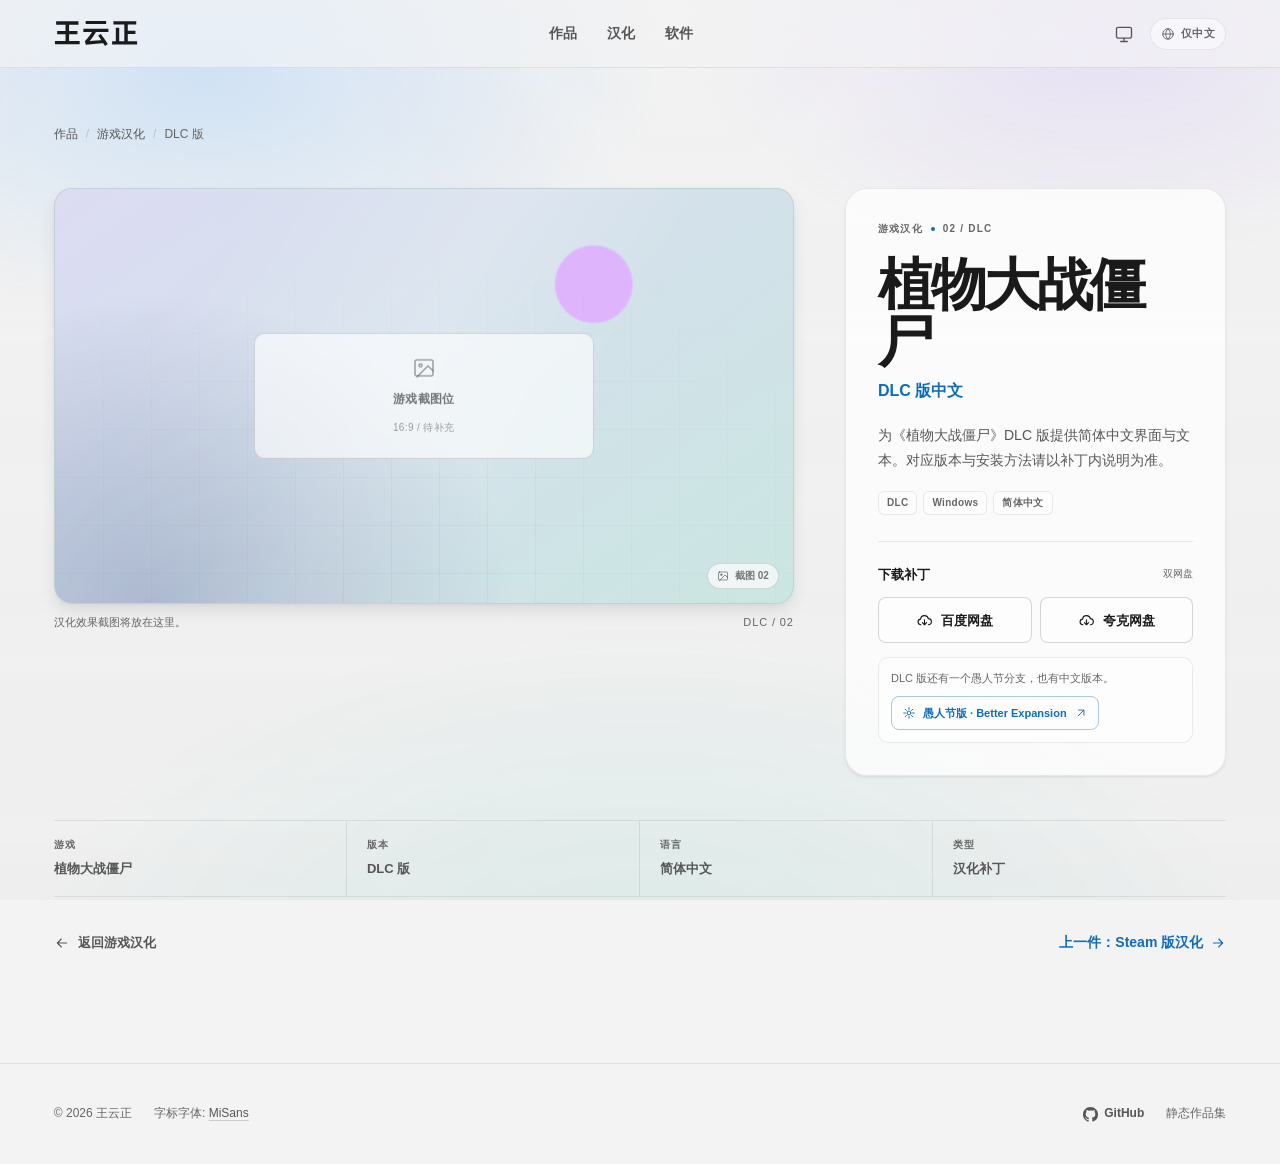
<file: localization/pvz-dlc/index.html>
<!DOCTYPE html>
<html lang="zh-CN" data-page-lang="zh" data-lang="zh" data-theme-mode="auto">
<head>
  <meta charset="utf-8">
  <meta name="viewport" content="width=device-width, initial-scale=1, viewport-fit=cover">
  <title>植物大战僵尸 DLC 版中文 · 王云正</title>
  <meta name="description" content="《植物大战僵尸》DLC 版简体中文汉化。">
  <meta name="color-scheme" content="light dark">
  <meta name="theme-color" content="#f3f3f3">
  <link rel="icon" href="/assets/img/favicon.svg" type="image/svg+xml">
  <script src="/assets/js/boot.js"></script>
  <link rel="stylesheet" href="/assets/css/site.css">
  <script src="/assets/js/links.js" defer></script>
  <script src="/assets/js/site.js" defer></script>
</head>
<body class="game-page">
  <a class="skip-link" href="#main">跳到主要内容</a>

  <header class="site-header" data-site-header>
    <div class="header-inner">
      <a class="brand" href="/" data-brand aria-label="王云正，返回首页">
        <span class="brand__word" aria-hidden="true">
          <img class="brand__ink brand__ink--light" src="/assets/img/wordmark-light.svg" alt="王云正" width="2932" height="936" decoding="async">
          <img class="brand__ink brand__ink--dark" src="/assets/img/wordmark-dark.svg" alt="王云正" width="2932" height="936" decoding="async">
          <span class="brand__sheen"></span>
        </span>
        <span class="sr-only">王云正</span>
      </a>

      <nav class="primary-nav" aria-label="主导航">
        <a class="nav-link" href="/">作品</a>
        <a class="nav-link" href="/#localization">汉化</a>
        <a class="nav-link" href="/#software">软件</a>
      </nav>

      <button class="icon-btn nav-toggle" type="button" data-nav-toggle aria-expanded="false" aria-controls="mobile-nav" aria-label="打开导航">
        <svg class="icon" viewBox="0 0 24 24" aria-hidden="true"><path d="M4 7h16M4 12h16M4 17h16"/></svg>
      </button>

      <div class="mobile-nav" id="mobile-nav" data-mobile-nav hidden>
        <a href="/"><span>作品</span></a>
        <a href="/#localization"><span>汉化</span></a>
        <a href="/#software"><span>软件</span></a>
      </div>

      <div class="header-actions">
        <div class="theme-picker" data-theme-picker>
          <button class="icon-btn theme-trigger" type="button" data-theme-trigger aria-expanded="false" aria-controls="theme-menu" aria-label="主题设置">
            <span class="theme-icon theme-icon--auto" aria-hidden="true"><svg class="icon" viewBox="0 0 24 24"><rect x="3" y="4" width="18" height="13" rx="2"/><path d="M8 21h8m-4-4v4"/></svg></span>
            <span class="theme-icon theme-icon--light" aria-hidden="true"><svg class="icon" viewBox="0 0 24 24"><circle cx="12" cy="12" r="4"/><path d="M12 2v2m0 16v2M4.93 4.93l1.42 1.42m11.3 11.3 1.42 1.42M2 12h2m16 0h2M4.93 19.07l1.42-1.42m11.3-11.3 1.42-1.42"/></svg></span>
            <span class="theme-icon theme-icon--dark" aria-hidden="true"><svg class="icon" viewBox="0 0 24 24"><path d="M20.4 14.4A8.5 8.5 0 0 1 9.6 3.6 8.5 8.5 0 1 0 20.4 14.4Z"/></svg></span>
          </button>
          <div class="theme-menu" id="theme-menu" data-theme-menu role="group" aria-label="主题" hidden>
            <div class="theme-menu__label">外观</div>
            <button class="theme-option" type="button" data-theme-choice="auto" aria-pressed="true">
              <svg class="icon" viewBox="0 0 24 24" aria-hidden="true"><rect x="3" y="4" width="18" height="13" rx="2"/><path d="M8 21h8m-4-4v4"/></svg><span>跟随系统</span><svg class="icon theme-option__check" viewBox="0 0 24 24" aria-hidden="true"><path d="m5 12 4 4 10-10"/></svg>
            </button>
            <button class="theme-option" type="button" data-theme-choice="light" aria-pressed="false">
              <svg class="icon" viewBox="0 0 24 24" aria-hidden="true"><circle cx="12" cy="12" r="4"/><path d="M12 2v2m0 16v2M4.93 4.93l1.42 1.42m11.3 11.3 1.42 1.42M2 12h2m16 0h2M4.93 19.07l1.42-1.42m11.3-11.3 1.42-1.42"/></svg><span>浅色</span><svg class="icon theme-option__check" viewBox="0 0 24 24" aria-hidden="true"><path d="m5 12 4 4 10-10"/></svg>
            </button>
            <button class="theme-option" type="button" data-theme-choice="dark" aria-pressed="false">
              <svg class="icon" viewBox="0 0 24 24" aria-hidden="true"><path d="M20.4 14.4A8.5 8.5 0 0 1 9.6 3.6 8.5 8.5 0 1 0 20.4 14.4Z"/></svg><span>深色</span><svg class="icon theme-option__check" viewBox="0 0 24 24" aria-hidden="true"><path d="m5 12 4 4 10-10"/></svg>
            </button>
          </div>
        </div>
        <span class="lang-badge" aria-label="此页面仅提供中文">
          <svg class="icon" viewBox="0 0 24 24" aria-hidden="true"><circle cx="12" cy="12" r="9"/><path d="M3 12h18M12 3c2.5 2.5 3.8 5.5 3.8 9S14.5 18.5 12 21c-2.5-2.5-3.8-5.5-3.8-9S9.5 5.5 12 3Z"/></svg>
          仅中文
        </span>
      </div>
    </div>
  </header>

  <main id="main" class="game-main" tabindex="-1">
    <div class="container game-top">
      <nav class="breadcrumbs enter" style="--i: 0" aria-label="面包屑">
        <a href="/">作品</a><span class="breadcrumbs__sep">/</span>
        <a href="/#localization">游戏汉化</a><span class="breadcrumbs__sep">/</span>
        <span aria-current="page">DLC 版</span>
      </nav>

      <div class="game-hero">
        <div class="game-media enter" style="--i: 1">
          <div class="game-shot game-shot--dlc" role="img" aria-label="植物大战僵尸 DLC 版游戏截图占位，16 比 9">
            <div class="game-shot__center" aria-hidden="true">
              <svg class="icon" viewBox="0 0 24 24"><rect x="3" y="4" width="18" height="16" rx="2"/><circle cx="8.5" cy="9.5" r="1.5"/><path d="m21 15-5-5L5 21"/></svg>
              <strong>游戏截图位</strong>
              <span>16:9 / 待补充</span>
            </div>
            <span class="game-shot__tag" aria-hidden="true">
              <svg class="icon" viewBox="0 0 24 24"><rect x="3" y="4" width="18" height="16" rx="2"/><circle cx="8.5" cy="9.5" r="1.5"/><path d="m21 15-5-5L5 21"/></svg>
              截图 02
            </span>
          </div>
          <div class="game-caption">
            <span>汉化效果截图将放在这里。</span>
            <span class="game-caption__id">DLC / 02</span>
          </div>
        </div>

        <div class="game-info enter" style="--i: 2">
          <div class="game-kicker"><span>游戏汉化</span><span class="game-kicker__dot" aria-hidden="true"></span><span>02 / DLC</span></div>
          <h1 class="game-title">植物大战僵尸</h1>
          <p class="game-subtitle">DLC 版中文</p>
          <p class="game-intro">为《植物大战僵尸》DLC 版提供简体中文界面与文本。对应版本与安装方法请以补丁内说明为准。</p>
          <div class="tag-list game-tags">
            <span class="tag">DLC</span>
            <span class="tag">Windows</span>
            <span class="tag">简体中文</span>
          </div>

          <div class="game-download">
            <div class="game-download__head">
              <span class="game-download__title">下载补丁</span>
              <span class="game-download__hint">双网盘</span>
            </div>
            <div class="download-grid">
              <a class="dl-btn reveal" data-download="dlc" data-provider="baidu" aria-disabled="true" aria-label="下载 DLC 版中文 — 百度网盘">
                <svg class="icon" viewBox="0 0 24 24" aria-hidden="true"><path d="M7 18a4 4 0 0 1-.45-7.98A5.5 5.5 0 0 1 17.4 9.4 3.5 3.5 0 0 1 17.5 18"/><path d="M12 11v7m0 0-3-3m3 3 3-3"/></svg>
                百度网盘
              </a>
              <a class="dl-btn reveal" data-download="dlc" data-provider="quark" aria-disabled="true" aria-label="下载 DLC 版中文 — 夸克网盘">
                <svg class="icon" viewBox="0 0 24 24" aria-hidden="true"><path d="M7 18a4 4 0 0 1-.45-7.98A5.5 5.5 0 0 1 17.4 9.4 3.5 3.5 0 0 1 17.5 18"/><path d="M12 11v7m0 0-3-3m3 3 3-3"/></svg>
                夸克网盘
              </a>
            </div>
            <p class="download-note game-download__note" data-download-note="dlc">网盘链接待补</p>
          </div>

          <div class="game-special">
            <p class="game-special__text">DLC 版还有一个愚人节分支，也有中文版本。</p>
            <a class="micro-action" href="/localization/pvz-better-expansion/">
              <svg class="icon" viewBox="0 0 24 24" aria-hidden="true"><path d="M12 3v3m0 12v3M3 12h3m12 0h3M5.6 5.6l2.1 2.1m8.6 8.6 2.1 2.1m0-12.8-2.1 2.1M7.7 16.3l-2.1 2.1"/><circle cx="12" cy="12" r="3.2"/></svg>
              愚人节版 · Better Expansion
              <svg class="icon" viewBox="0 0 24 24" aria-hidden="true"><path d="M7 17 17 7M8 7h9v9"/></svg>
            </a>
          </div>
        </div>
      </div>

      <dl class="game-meta enter" style="--i: 3">
        <div class="game-meta__item"><dt>游戏</dt><dd>植物大战僵尸</dd></div>
        <div class="game-meta__item"><dt>版本</dt><dd>DLC 版</dd></div>
        <div class="game-meta__item"><dt>语言</dt><dd>简体中文</dd></div>
        <div class="game-meta__item"><dt>类型</dt><dd>汉化补丁</dd></div>
      </dl>

      <div class="game-bottom enter" style="--i: 4">
        <a class="back-link" href="/#localization"><svg class="icon" viewBox="0 0 24 24" aria-hidden="true"><path d="M19 12H5m6 6-6-6 6-6"/></svg>返回游戏汉化</a>
        <a class="text-link" href="/localization/pvz-steam/">上一件：Steam 版汉化<svg class="icon" viewBox="0 0 24 24" aria-hidden="true"><path d="M5 12h14m-6-6 6 6-6 6"/></svg></a>
      </div>
    </div>
  </main>

  <footer class="site-footer">
    <div class="container site-footer__inner">
      <div class="site-footer__left">
        <span>© <span data-year>2026</span> 王云正</span>
        <span class="credit">字标字体: <a href="https://hyperos.mi.com/font/" target="_blank" rel="noopener noreferrer">MiSans</a></span>
      </div>
      <div class="site-footer__right">
        <a class="footer-link" href="https://github.com/JerryABCD06" target="_blank" rel="noopener noreferrer">
          <svg class="icon icon--fill" viewBox="0 0 16 16" aria-hidden="true"><path d="M8 0C3.58 0 0 3.58 0 8c0 3.54 2.29 6.53 5.47 7.59.4.07.55-.17.55-.38 0-.19-.01-.82-.01-1.49-2.01.37-2.53-.49-2.69-.94-.09-.23-.48-.94-.82-1.13-.28-.15-.68-.52-.01-.53.63-.01 1.08.58 1.23.82.72 1.21 1.87.87 2.33.66.07-.52.28-.87.51-1.07-1.78-.2-3.64-.89-3.64-3.95 0-.87.31-1.59.82-2.15-.08-.2-.36-1.02.08-2.12 0 0 .67-.21 2.2.82a7.6 7.6 0 0 1 2-.27c.68 0 1.36.09 2 .27 1.53-1.04 2.2-.82 2.2-.82.44 1.1.16 1.92.08 2.12.51.56.82 1.27.82 2.15 0 3.07-1.87 3.75-3.65 3.95.29.25.54.73.54 1.48 0 1.07-.01 1.93-.01 2.2 0 .21.15.46.55.38A8.01 8.01 0 0 0 16 8c0-4.42-3.58-8-8-8Z"/></svg>
          GitHub
        </a>
        <span class="credit">静态作品集</span>
      </div>
    </div>
  </footer>

  <div class="sr-only" id="live-region" aria-live="polite"></div>
</body>
</html>
</file>
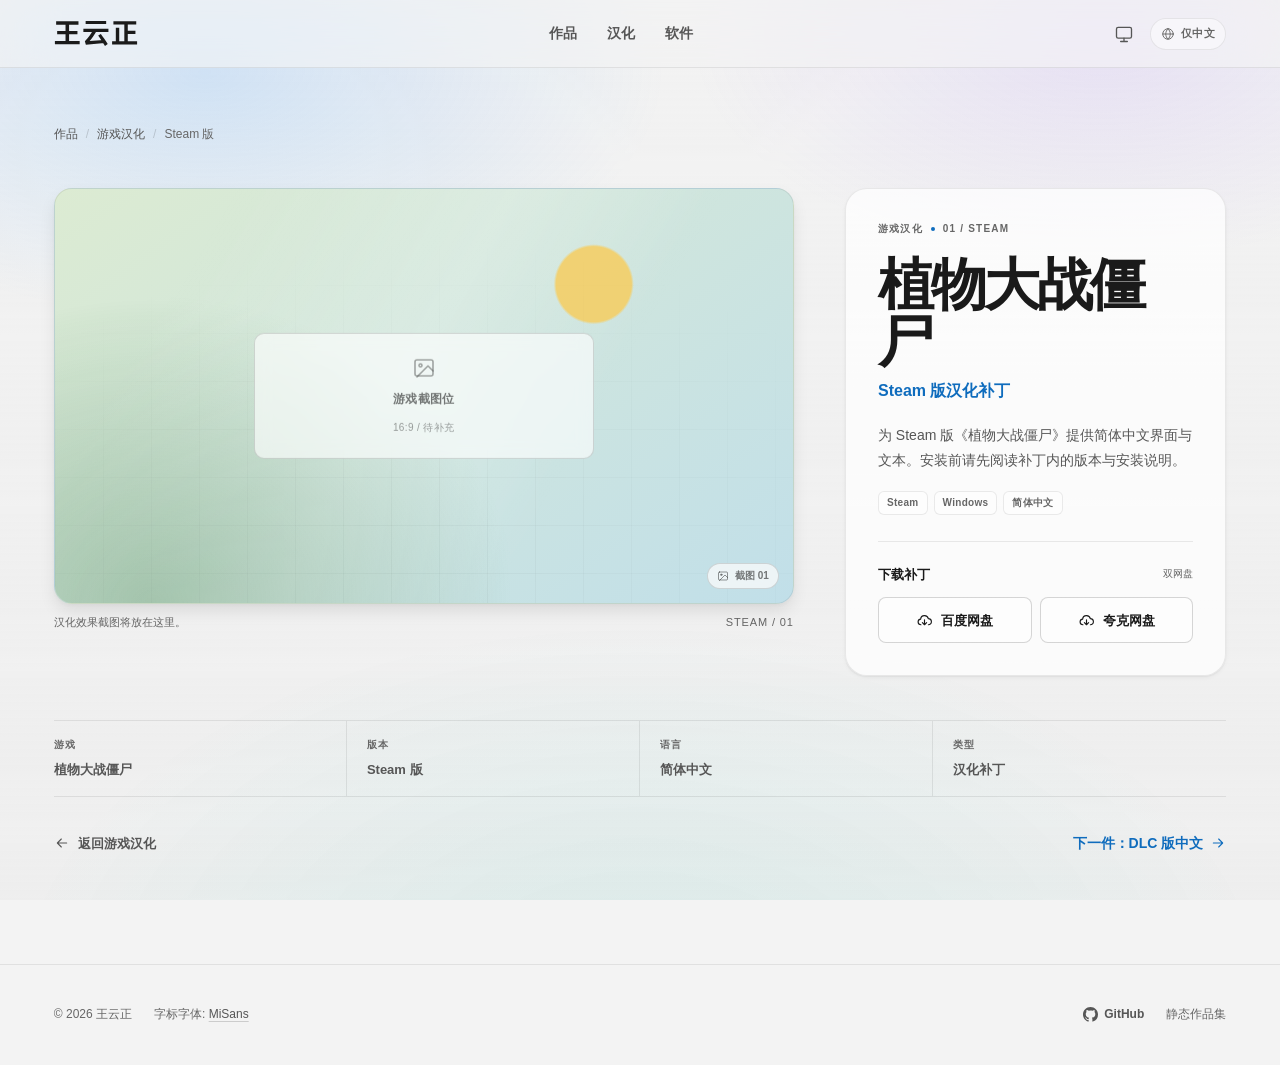
<file: localization/pvz-steam/index.html>
<!DOCTYPE html>
<html lang="zh-CN" data-page-lang="zh" data-lang="zh" data-theme-mode="auto">
<head>
  <meta charset="utf-8">
  <meta name="viewport" content="width=device-width, initial-scale=1, viewport-fit=cover">
  <title>植物大战僵尸 Steam 版汉化补丁 · 王云正</title>
  <meta name="description" content="《植物大战僵尸》Steam 版简体中文汉化补丁。">
  <meta name="color-scheme" content="light dark">
  <meta name="theme-color" content="#f3f3f3">
  <link rel="icon" href="/assets/img/favicon.svg" type="image/svg+xml">
  <script src="/assets/js/boot.js"></script>
  <link rel="stylesheet" href="/assets/css/site.css">
  <script src="/assets/js/links.js" defer></script>
  <script src="/assets/js/site.js" defer></script>
</head>
<body class="game-page">
  <a class="skip-link" href="#main">跳到主要内容</a>

  <header class="site-header" data-site-header>
    <div class="header-inner">
      <a class="brand" href="/" data-brand aria-label="王云正，返回首页">
        <span class="brand__word" aria-hidden="true">
          <img class="brand__ink brand__ink--light" src="/assets/img/wordmark-light.svg" alt="王云正" width="2932" height="936" decoding="async">
          <img class="brand__ink brand__ink--dark" src="/assets/img/wordmark-dark.svg" alt="王云正" width="2932" height="936" decoding="async">
          <span class="brand__sheen"></span>
        </span>
        <span class="sr-only">王云正</span>
      </a>

      <nav class="primary-nav" aria-label="主导航">
        <a class="nav-link" href="/">作品</a>
        <a class="nav-link" href="/#localization">汉化</a>
        <a class="nav-link" href="/#software">软件</a>
      </nav>

      <button class="icon-btn nav-toggle" type="button" data-nav-toggle aria-expanded="false" aria-controls="mobile-nav" aria-label="打开导航">
        <svg class="icon" viewBox="0 0 24 24" aria-hidden="true"><path d="M4 7h16M4 12h16M4 17h16"/></svg>
      </button>

      <div class="mobile-nav" id="mobile-nav" data-mobile-nav hidden>
        <a href="/"><span>作品</span></a>
        <a href="/#localization"><span>汉化</span></a>
        <a href="/#software"><span>软件</span></a>
      </div>

      <div class="header-actions">
        <div class="theme-picker" data-theme-picker>
          <button class="icon-btn theme-trigger" type="button" data-theme-trigger aria-expanded="false" aria-controls="theme-menu" aria-label="主题设置">
            <span class="theme-icon theme-icon--auto" aria-hidden="true"><svg class="icon" viewBox="0 0 24 24"><rect x="3" y="4" width="18" height="13" rx="2"/><path d="M8 21h8m-4-4v4"/></svg></span>
            <span class="theme-icon theme-icon--light" aria-hidden="true"><svg class="icon" viewBox="0 0 24 24"><circle cx="12" cy="12" r="4"/><path d="M12 2v2m0 16v2M4.93 4.93l1.42 1.42m11.3 11.3 1.42 1.42M2 12h2m16 0h2M4.93 19.07l1.42-1.42m11.3-11.3 1.42-1.42"/></svg></span>
            <span class="theme-icon theme-icon--dark" aria-hidden="true"><svg class="icon" viewBox="0 0 24 24"><path d="M20.4 14.4A8.5 8.5 0 0 1 9.6 3.6 8.5 8.5 0 1 0 20.4 14.4Z"/></svg></span>
          </button>
          <div class="theme-menu" id="theme-menu" data-theme-menu role="group" aria-label="主题" hidden>
            <div class="theme-menu__label">外观</div>
            <button class="theme-option" type="button" data-theme-choice="auto" aria-pressed="true">
              <svg class="icon" viewBox="0 0 24 24" aria-hidden="true"><rect x="3" y="4" width="18" height="13" rx="2"/><path d="M8 21h8m-4-4v4"/></svg><span>跟随系统</span><svg class="icon theme-option__check" viewBox="0 0 24 24" aria-hidden="true"><path d="m5 12 4 4 10-10"/></svg>
            </button>
            <button class="theme-option" type="button" data-theme-choice="light" aria-pressed="false">
              <svg class="icon" viewBox="0 0 24 24" aria-hidden="true"><circle cx="12" cy="12" r="4"/><path d="M12 2v2m0 16v2M4.93 4.93l1.42 1.42m11.3 11.3 1.42 1.42M2 12h2m16 0h2M4.93 19.07l1.42-1.42m11.3-11.3 1.42-1.42"/></svg><span>浅色</span><svg class="icon theme-option__check" viewBox="0 0 24 24" aria-hidden="true"><path d="m5 12 4 4 10-10"/></svg>
            </button>
            <button class="theme-option" type="button" data-theme-choice="dark" aria-pressed="false">
              <svg class="icon" viewBox="0 0 24 24" aria-hidden="true"><path d="M20.4 14.4A8.5 8.5 0 0 1 9.6 3.6 8.5 8.5 0 1 0 20.4 14.4Z"/></svg><span>深色</span><svg class="icon theme-option__check" viewBox="0 0 24 24" aria-hidden="true"><path d="m5 12 4 4 10-10"/></svg>
            </button>
          </div>
        </div>
        <span class="lang-badge" aria-label="此页面仅提供中文">
          <svg class="icon" viewBox="0 0 24 24" aria-hidden="true"><circle cx="12" cy="12" r="9"/><path d="M3 12h18M12 3c2.5 2.5 3.8 5.5 3.8 9S14.5 18.5 12 21c-2.5-2.5-3.8-5.5-3.8-9S9.5 5.5 12 3Z"/></svg>
          仅中文
        </span>
      </div>
    </div>
  </header>

  <main id="main" class="game-main" tabindex="-1">
    <div class="container game-top">
      <nav class="breadcrumbs enter" style="--i: 0" aria-label="面包屑">
        <a href="/">作品</a><span class="breadcrumbs__sep">/</span>
        <a href="/#localization">游戏汉化</a><span class="breadcrumbs__sep">/</span>
        <span aria-current="page">Steam 版</span>
      </nav>

      <div class="game-hero">
        <div class="game-media enter" style="--i: 1">
          <div class="game-shot game-shot--steam" role="img" aria-label="植物大战僵尸 Steam 版游戏截图占位，16 比 9">
            <div class="game-shot__center" aria-hidden="true">
              <svg class="icon" viewBox="0 0 24 24"><rect x="3" y="4" width="18" height="16" rx="2"/><circle cx="8.5" cy="9.5" r="1.5"/><path d="m21 15-5-5L5 21"/></svg>
              <strong>游戏截图位</strong>
              <span>16:9 / 待补充</span>
            </div>
            <span class="game-shot__tag" aria-hidden="true">
              <svg class="icon" viewBox="0 0 24 24"><rect x="3" y="4" width="18" height="16" rx="2"/><circle cx="8.5" cy="9.5" r="1.5"/><path d="m21 15-5-5L5 21"/></svg>
              截图 01
            </span>
          </div>
          <div class="game-caption">
            <span>汉化效果截图将放在这里。</span>
            <span class="game-caption__id">STEAM / 01</span>
          </div>
        </div>

        <div class="game-info enter" style="--i: 2">
          <div class="game-kicker"><span>游戏汉化</span><span class="game-kicker__dot" aria-hidden="true"></span><span>01 / STEAM</span></div>
          <h1 class="game-title">植物大战僵尸</h1>
          <p class="game-subtitle">Steam 版汉化补丁</p>
          <p class="game-intro">为 Steam 版《植物大战僵尸》提供简体中文界面与文本。安装前请先阅读补丁内的版本与安装说明。</p>
          <div class="tag-list game-tags">
            <span class="tag">Steam</span>
            <span class="tag">Windows</span>
            <span class="tag">简体中文</span>
          </div>

          <div class="game-download">
            <div class="game-download__head">
              <span class="game-download__title">下载补丁</span>
              <span class="game-download__hint">双网盘</span>
            </div>
            <div class="download-grid">
              <a class="dl-btn reveal" data-download="steam" data-provider="baidu" aria-disabled="true" aria-label="下载 Steam 版汉化补丁 — 百度网盘">
                <svg class="icon" viewBox="0 0 24 24" aria-hidden="true"><path d="M7 18a4 4 0 0 1-.45-7.98A5.5 5.5 0 0 1 17.4 9.4 3.5 3.5 0 0 1 17.5 18"/><path d="M12 11v7m0 0-3-3m3 3 3-3"/></svg>
                百度网盘
              </a>
              <a class="dl-btn reveal" data-download="steam" data-provider="quark" aria-disabled="true" aria-label="下载 Steam 版汉化补丁 — 夸克网盘">
                <svg class="icon" viewBox="0 0 24 24" aria-hidden="true"><path d="M7 18a4 4 0 0 1-.45-7.98A5.5 5.5 0 0 1 17.4 9.4 3.5 3.5 0 0 1 17.5 18"/><path d="M12 11v7m0 0-3-3m3 3 3-3"/></svg>
                夸克网盘
              </a>
            </div>
            <p class="download-note game-download__note" data-download-note="steam">网盘链接待补</p>
          </div>
        </div>
      </div>

      <dl class="game-meta enter" style="--i: 3">
        <div class="game-meta__item"><dt>游戏</dt><dd>植物大战僵尸</dd></div>
        <div class="game-meta__item"><dt>版本</dt><dd>Steam 版</dd></div>
        <div class="game-meta__item"><dt>语言</dt><dd>简体中文</dd></div>
        <div class="game-meta__item"><dt>类型</dt><dd>汉化补丁</dd></div>
      </dl>

      <div class="game-bottom enter" style="--i: 4">
        <a class="back-link" href="/#localization"><svg class="icon" viewBox="0 0 24 24" aria-hidden="true"><path d="M19 12H5m6 6-6-6 6-6"/></svg>返回游戏汉化</a>
        <a class="text-link" href="/localization/pvz-dlc/">下一件：DLC 版中文<svg class="icon" viewBox="0 0 24 24" aria-hidden="true"><path d="M5 12h14m-6-6 6 6-6 6"/></svg></a>
      </div>
    </div>
  </main>

  <footer class="site-footer">
    <div class="container site-footer__inner">
      <div class="site-footer__left">
        <span>© <span data-year>2026</span> 王云正</span>
        <span class="credit">字标字体: <a href="https://hyperos.mi.com/font/" target="_blank" rel="noopener noreferrer">MiSans</a></span>
      </div>
      <div class="site-footer__right">
        <a class="footer-link" href="https://github.com/JerryABCD06" target="_blank" rel="noopener noreferrer">
          <svg class="icon icon--fill" viewBox="0 0 16 16" aria-hidden="true"><path d="M8 0C3.58 0 0 3.58 0 8c0 3.54 2.29 6.53 5.47 7.59.4.07.55-.17.55-.38 0-.19-.01-.82-.01-1.49-2.01.37-2.53-.49-2.69-.94-.09-.23-.48-.94-.82-1.13-.28-.15-.68-.52-.01-.53.63-.01 1.08.58 1.23.82.72 1.21 1.87.87 2.33.66.07-.52.28-.87.51-1.07-1.78-.2-3.64-.89-3.64-3.95 0-.87.31-1.59.82-2.15-.08-.2-.36-1.02.08-2.12 0 0 .67-.21 2.2.82a7.6 7.6 0 0 1 2-.27c.68 0 1.36.09 2 .27 1.53-1.04 2.2-.82 2.2-.82.44 1.1.16 1.92.08 2.12.51.56.82 1.27.82 2.15 0 3.07-1.87 3.75-3.65 3.95.29.25.54.73.54 1.48 0 1.07-.01 1.93-.01 2.2 0 .21.15.46.55.38A8.01 8.01 0 0 0 16 8c0-4.42-3.58-8-8-8Z"/></svg>
          GitHub
        </a>
        <span class="credit">静态作品集</span>
      </div>
    </div>
  </footer>

  <div class="sr-only" id="live-region" aria-live="polite"></div>
</body>
</html>
</file>
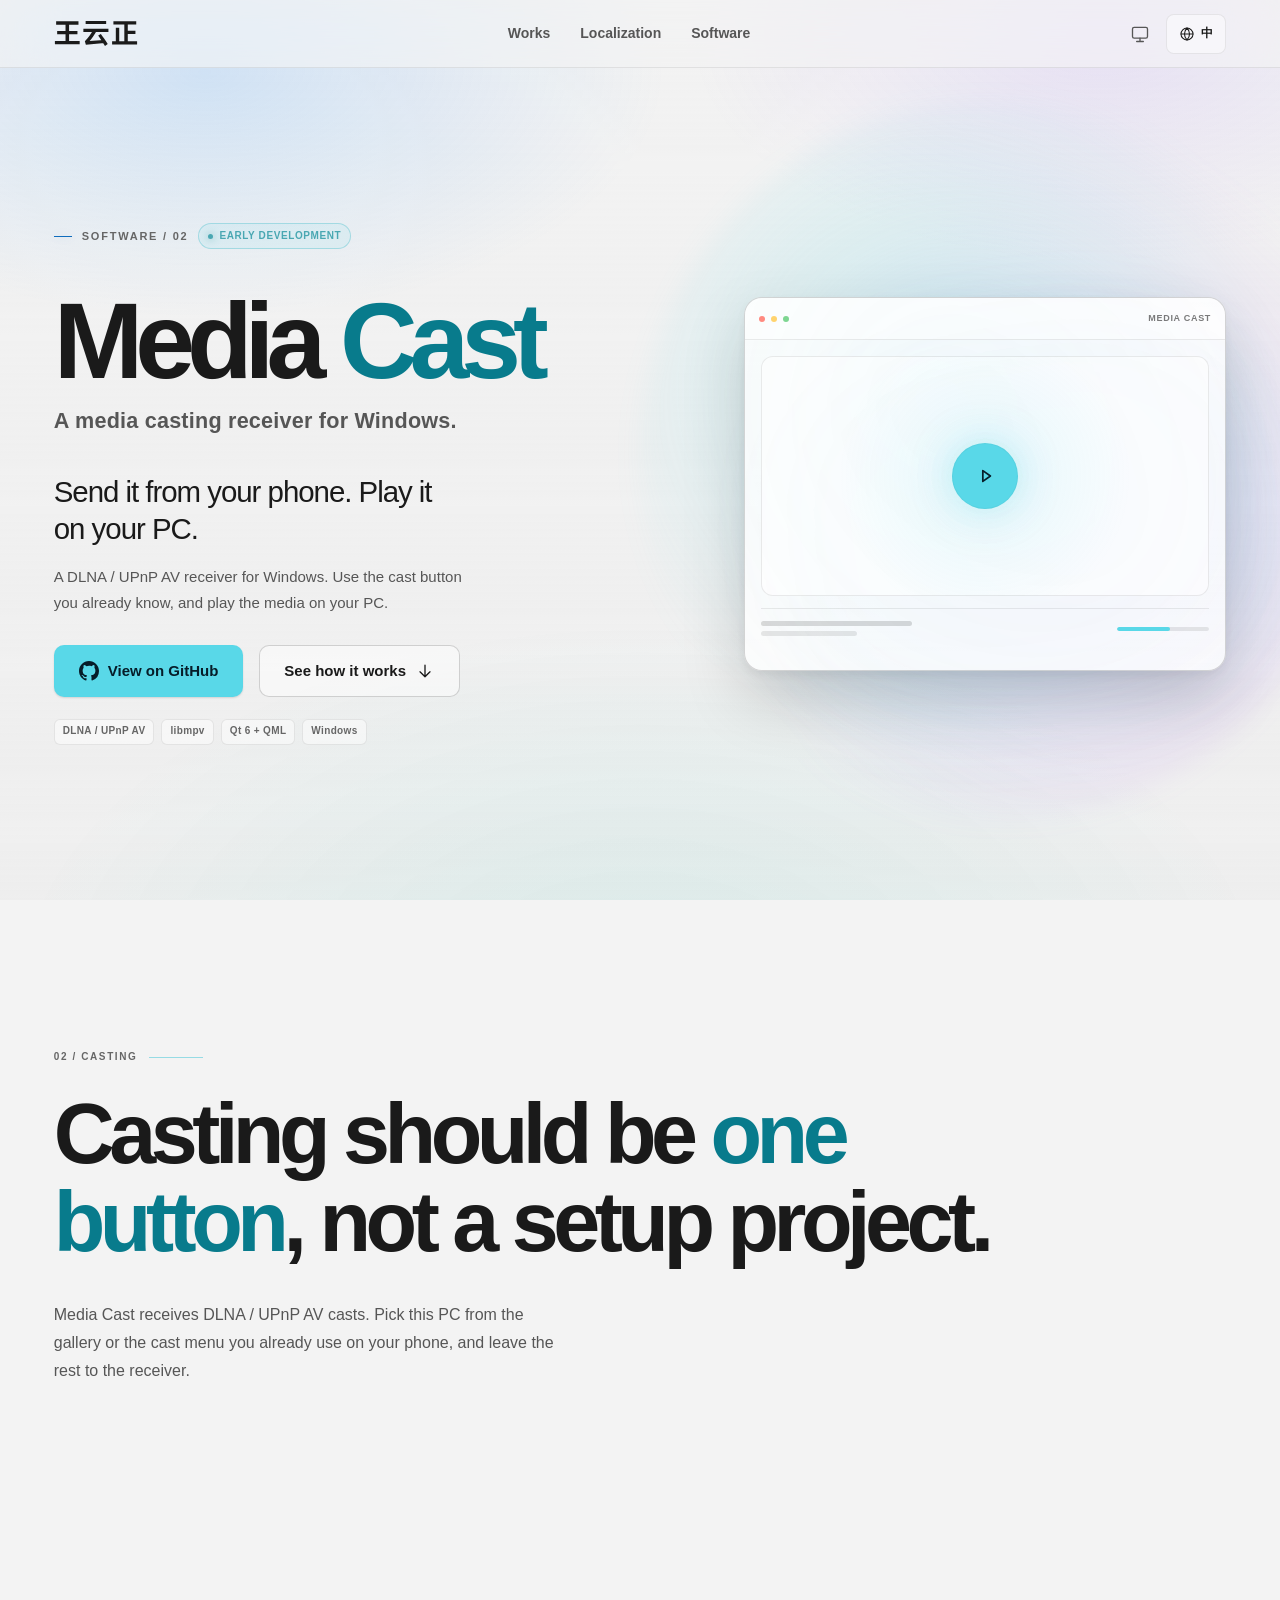
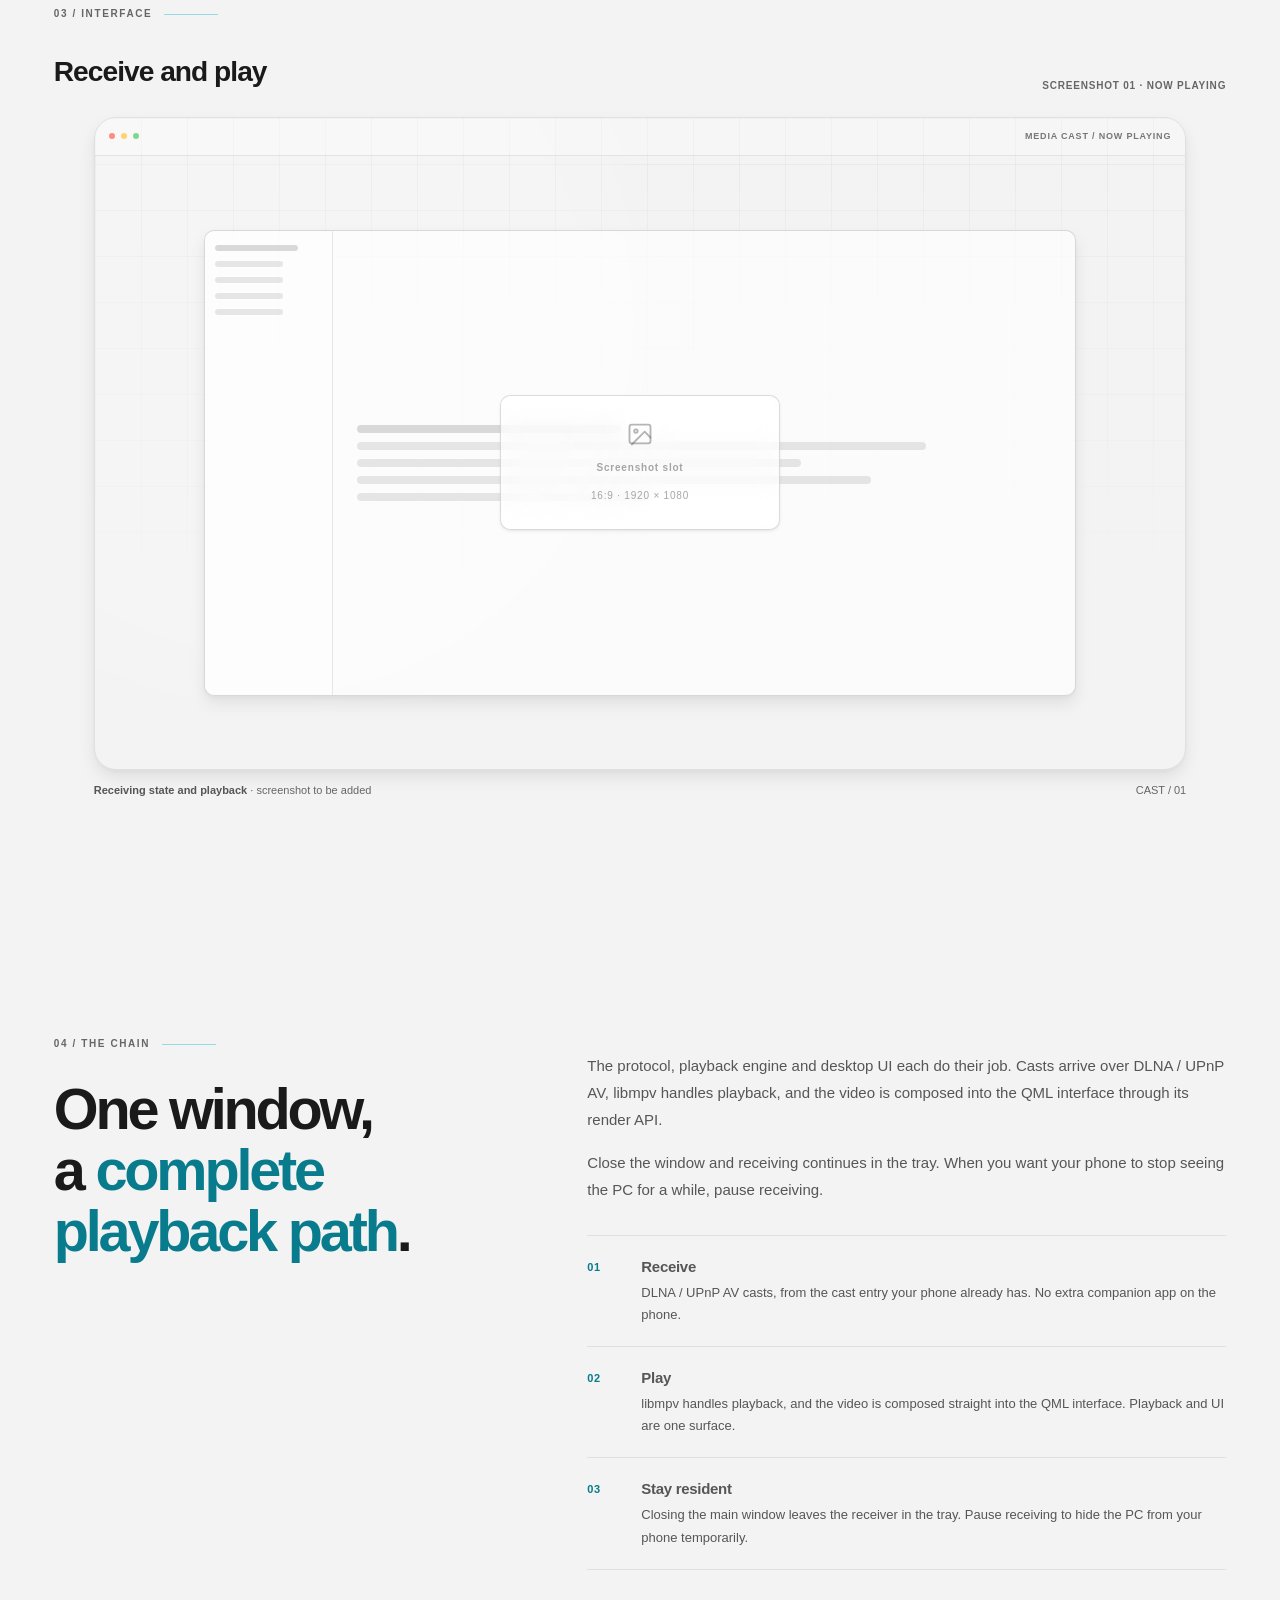
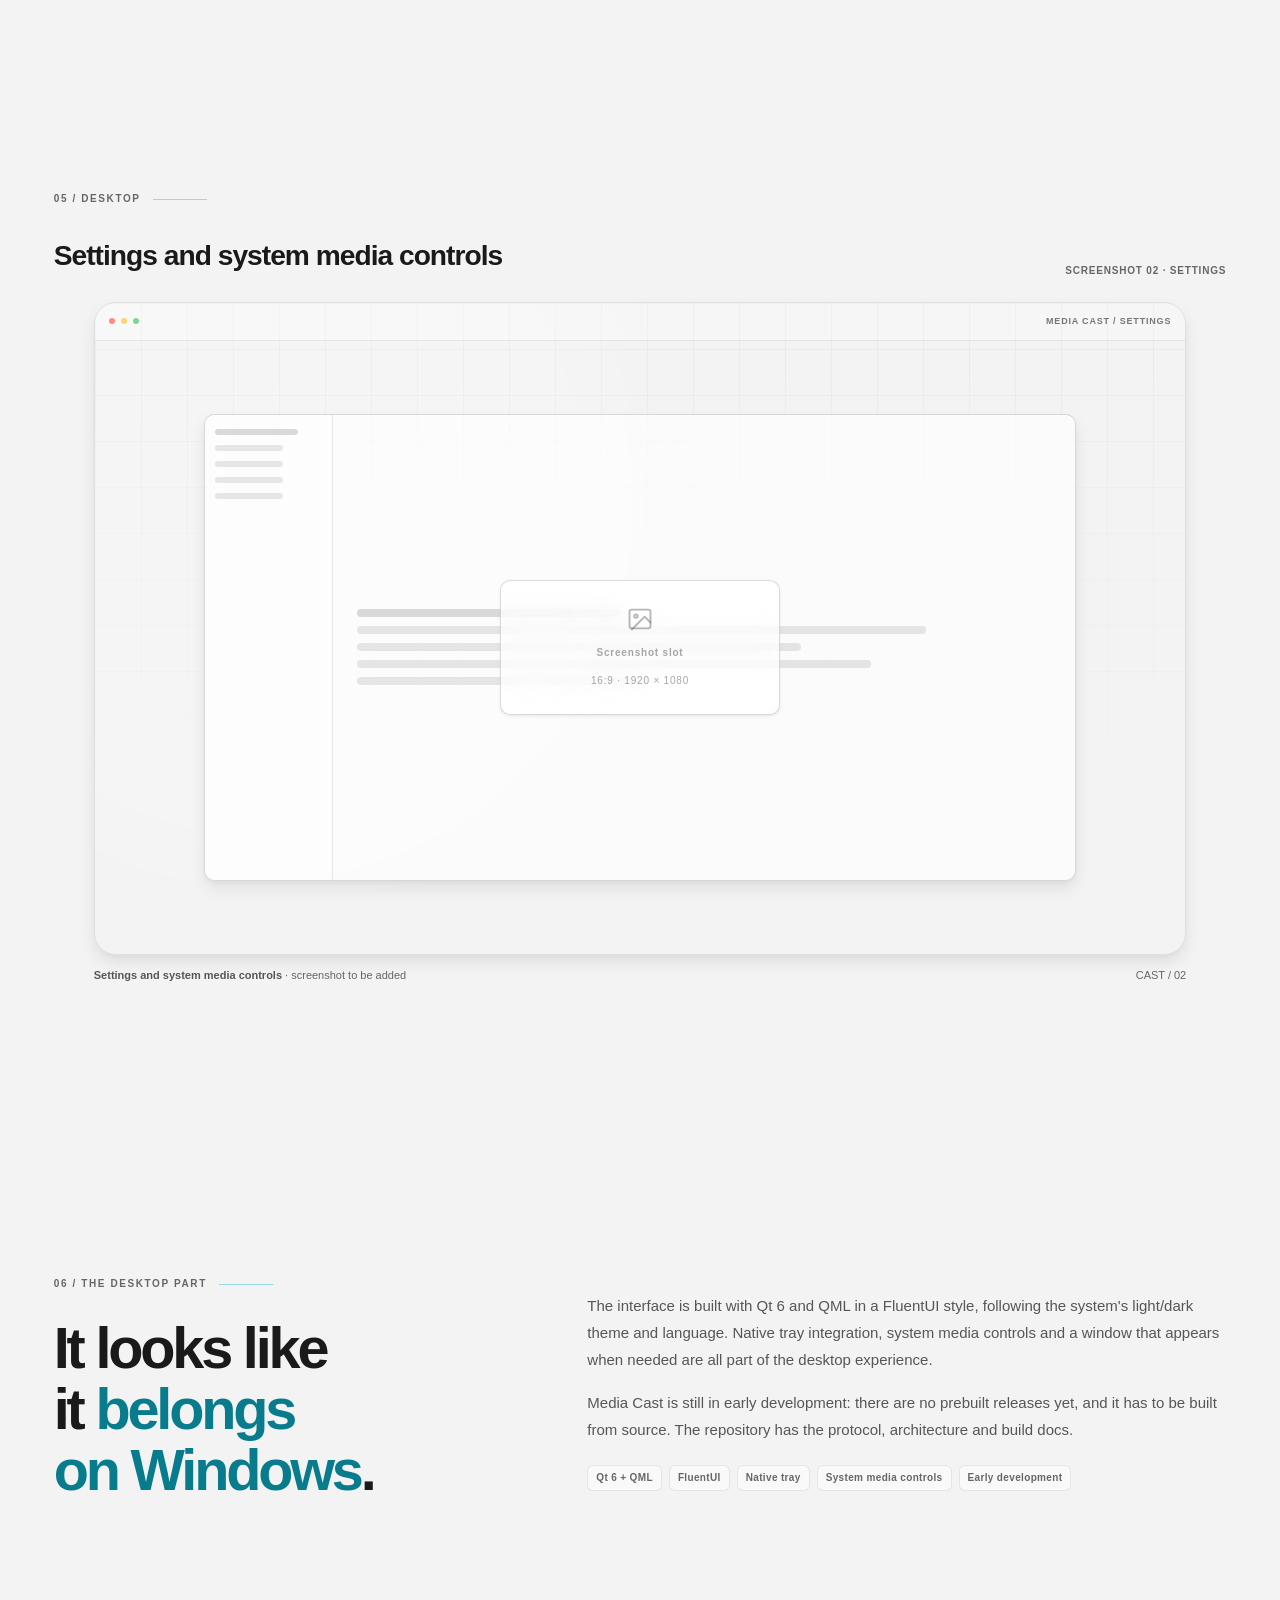
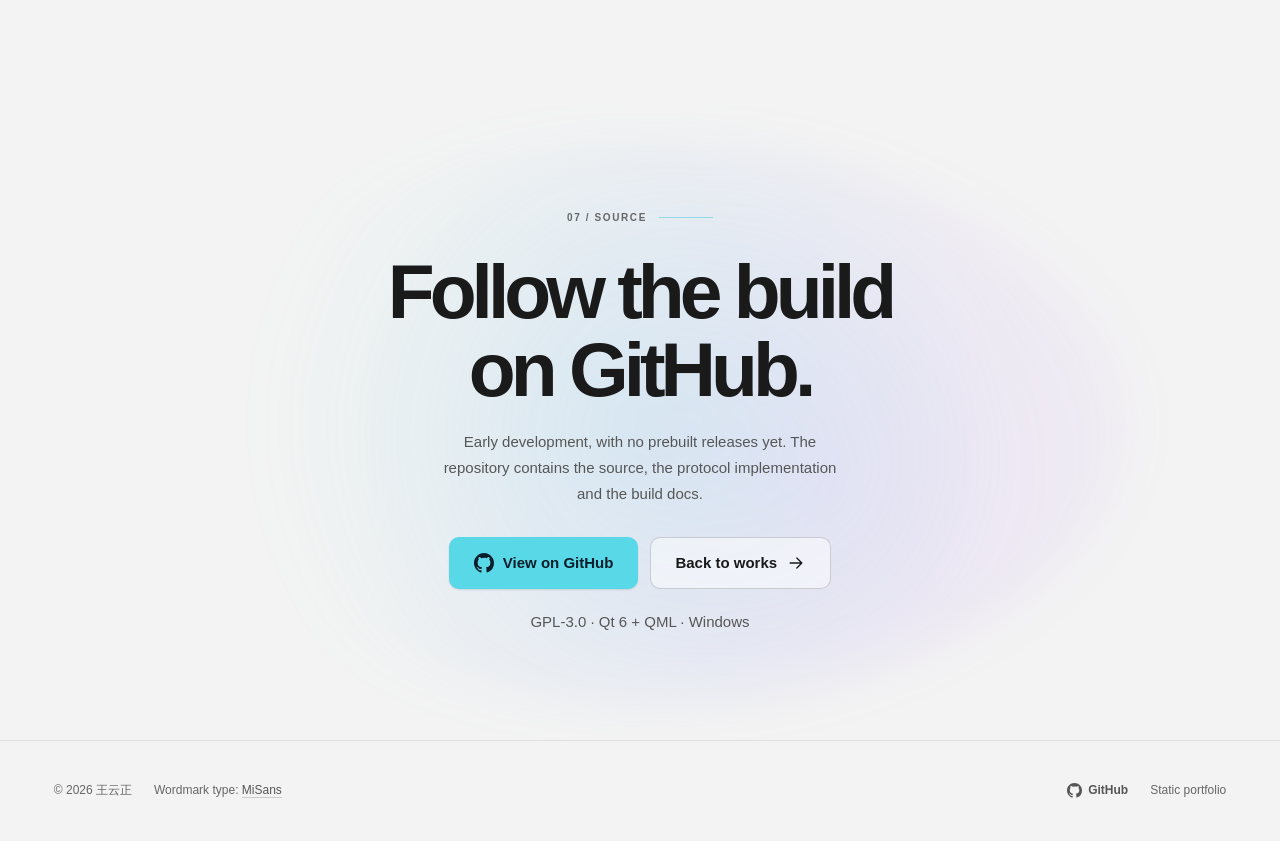
<file: software/media-cast/index.html>
<!DOCTYPE html>
<html lang="zh-CN"
      data-page-lang="bilingual"
      data-lang="zh"
      data-theme-mode="auto"
      data-title-zh="Media Cast（媒体投屏）· 王云正"
      data-title-en="Media Cast · 王云正">
<head>
  <meta charset="utf-8">
  <meta name="viewport" content="width=device-width, initial-scale=1, viewport-fit=cover">
  <title>Media Cast（媒体投屏）· 王云正</title>
  <meta name="description" content="Media Cast：Windows 上的 DLNA / UPnP AV 媒体投送接收器。" data-desc-zh="Media Cast：Windows 上的 DLNA / UPnP AV 媒体投送接收器。" data-desc-en="Media Cast: a DLNA / UPnP AV media casting receiver for Windows.">
  <meta name="color-scheme" content="light dark">
  <meta name="theme-color" content="#f3f3f3">
  <link rel="icon" href="/assets/img/favicon.svg" type="image/svg+xml">
  <script src="/assets/js/boot.js"></script>
  <link rel="stylesheet" href="/assets/css/site.css">
  <script src="/assets/js/site.js" defer></script>
</head>
<body class="software-page software-page--cast">
  <a class="skip-link" href="#main">
    <span class="lang-zh">跳到主要内容</span><span class="lang-en">Skip to content</span>
  </a>

  <header class="site-header" data-site-header>
    <div class="header-inner">
      <a class="brand" href="/" data-brand data-aria-zh="王云正，返回首页" data-aria-en="Wang Yunzheng, home">
        <span class="brand__word" aria-hidden="true">
          <img class="brand__ink brand__ink--light" src="/assets/img/wordmark-light.svg" alt="王云正" width="2932" height="936" decoding="async">
          <img class="brand__ink brand__ink--dark" src="/assets/img/wordmark-dark.svg" alt="王云正" width="2932" height="936" decoding="async">
          <span class="brand__sheen"></span>
        </span>
        <span class="sr-only">王云正</span>
      </a>

      <nav class="primary-nav" aria-label="主导航" data-aria-zh="主导航" data-aria-en="Primary navigation">
        <a class="nav-link" href="/"><span class="lang-zh">作品</span><span class="lang-en">Works</span></a>
        <a class="nav-link" href="/#localization"><span class="lang-zh">汉化</span><span class="lang-en">Localization</span></a>
        <a class="nav-link" href="/#software"><span class="lang-zh">软件</span><span class="lang-en">Software</span></a>
      </nav>

      <button class="icon-btn nav-toggle" type="button" data-nav-toggle aria-expanded="false" aria-controls="mobile-nav" aria-label="打开导航">
        <svg class="icon" viewBox="0 0 24 24" aria-hidden="true"><path d="M4 7h16M4 12h16M4 17h16"/></svg>
      </button>

      <div class="mobile-nav" id="mobile-nav" data-mobile-nav hidden>
        <a href="/"><span><span class="lang-zh">作品</span><span class="lang-en">Works</span></span></a>
        <a href="/#localization"><span><span class="lang-zh">汉化</span><span class="lang-en">Localization</span></span></a>
        <a href="/#software"><span><span class="lang-zh">软件</span><span class="lang-en">Software</span></span></a>
      </div>

      <div class="header-actions">
        <div class="theme-picker" data-theme-picker>
          <button class="icon-btn theme-trigger" type="button" data-theme-trigger aria-expanded="false" aria-controls="theme-menu" aria-label="主题设置">
            <span class="theme-icon theme-icon--auto" aria-hidden="true"><svg class="icon" viewBox="0 0 24 24"><rect x="3" y="4" width="18" height="13" rx="2"/><path d="M8 21h8m-4-4v4"/></svg></span>
            <span class="theme-icon theme-icon--light" aria-hidden="true"><svg class="icon" viewBox="0 0 24 24"><circle cx="12" cy="12" r="4"/><path d="M12 2v2m0 16v2M4.93 4.93l1.42 1.42m11.3 11.3 1.42 1.42M2 12h2m16 0h2M4.93 19.07l1.42-1.42m11.3-11.3 1.42-1.42"/></svg></span>
            <span class="theme-icon theme-icon--dark" aria-hidden="true"><svg class="icon" viewBox="0 0 24 24"><path d="M20.4 14.4A8.5 8.5 0 0 1 9.6 3.6 8.5 8.5 0 1 0 20.4 14.4Z"/></svg></span>
          </button>
          <div class="theme-menu" id="theme-menu" data-theme-menu role="group" aria-label="主题" data-aria-zh="主题" data-aria-en="Theme" hidden>
            <div class="theme-menu__label"><span class="lang-zh">外观</span><span class="lang-en">Appearance</span></div>
            <button class="theme-option" type="button" data-theme-choice="auto" aria-pressed="true">
              <svg class="icon" viewBox="0 0 24 24" aria-hidden="true"><rect x="3" y="4" width="18" height="13" rx="2"/><path d="M8 21h8m-4-4v4"/></svg><span><span class="lang-zh">跟随系统</span><span class="lang-en">System</span></span><svg class="icon theme-option__check" viewBox="0 0 24 24" aria-hidden="true"><path d="m5 12 4 4 10-10"/></svg>
            </button>
            <button class="theme-option" type="button" data-theme-choice="light" aria-pressed="false">
              <svg class="icon" viewBox="0 0 24 24" aria-hidden="true"><circle cx="12" cy="12" r="4"/><path d="M12 2v2m0 16v2M4.93 4.93l1.42 1.42m11.3 11.3 1.42 1.42M2 12h2m16 0h2M4.93 19.07l1.42-1.42m11.3-11.3 1.42-1.42"/></svg><span><span class="lang-zh">浅色</span><span class="lang-en">Light</span></span><svg class="icon theme-option__check" viewBox="0 0 24 24" aria-hidden="true"><path d="m5 12 4 4 10-10"/></svg>
            </button>
            <button class="theme-option" type="button" data-theme-choice="dark" aria-pressed="false">
              <svg class="icon" viewBox="0 0 24 24" aria-hidden="true"><path d="M20.4 14.4A8.5 8.5 0 0 1 9.6 3.6 8.5 8.5 0 1 0 20.4 14.4Z"/></svg><span><span class="lang-zh">深色</span><span class="lang-en">Dark</span></span><svg class="icon theme-option__check" viewBox="0 0 24 24" aria-hidden="true"><path d="m5 12 4 4 10-10"/></svg>
            </button>
          </div>
        </div>
        <button class="lang-toggle" type="button" data-language-toggle aria-label="Switch to English">
          <svg class="icon icon--small" viewBox="0 0 24 24" aria-hidden="true"><circle cx="12" cy="12" r="9"/><path d="M3 12h18M12 3c2.5 2.5 3.8 5.5 3.8 9S14.5 18.5 12 21c-2.5-2.5-3.8-5.5-3.8-9S9.5 5.5 12 3Z"/></svg>
          <span class="lang-zh" aria-hidden="true">EN</span>
          <span class="lang-en" aria-hidden="true">中</span>
        </button>
      </div>
    </div>
  </header>

  <div class="scroll-progress" aria-hidden="true"><div class="scroll-progress__fill" data-scroll-progress></div></div>

  <main id="main" class="software-main" tabindex="-1">
    <section class="software-hero">
      <div class="container software-hero__grid">
        <div class="software-hero__copy">
          <div class="software-hero__kicker enter" style="--i: 0">
            <span class="eyebrow"><span class="lang-zh">软件 / 02</span><span class="lang-en">Software / 02</span></span>
            <span class="early-badge"><span class="lang-zh">早期开发</span><span class="lang-en">Early development</span></span>
          </div>
          <h1 class="software-title enter" style="--i: 1">
            <span class="lang-zh">媒体<span class="accent-word">投屏</span></span>
            <span class="lang-en">Media <span class="accent-word">Cast</span></span>
          </h1>
          <p class="software-title-cn enter" style="--i: 2">
            <span class="lang-zh" lang="en">Media Cast</span>
            <span class="lang-en">A media casting receiver for Windows.</span>
          </p>
          <p class="software-tagline enter" style="--i: 3">
            <span class="lang-zh">手机投过来，电脑这边播放。</span>
            <span class="lang-en">Send it from your phone. Play it on your PC.</span>
          </p>
          <p class="software-lead enter" style="--i: 3">
            <span class="lang-zh">Windows 上的 DLNA / UPnP AV 投送接收器。用手机里熟悉的投送入口，把媒体送到电脑上播放。</span>
            <span class="lang-en">A DLNA / UPnP AV receiver for Windows. Use the cast button you already know, and play the media on your PC.</span>
          </p>
          <div class="software-actions enter" style="--i: 4">
            <a class="btn btn--primary btn--large reveal" href="https://github.com/JerryABCD06/MediaCast" target="_blank" rel="noopener noreferrer">
              <svg class="icon icon--fill" viewBox="0 0 16 16" aria-hidden="true"><path d="M8 0C3.58 0 0 3.58 0 8c0 3.54 2.29 6.53 5.47 7.59.4.07.55-.17.55-.38 0-.19-.01-.82-.01-1.49-2.01.37-2.53-.49-2.69-.94-.09-.23-.48-.94-.82-1.13-.28-.15-.68-.52-.01-.53.63-.01 1.08.58 1.23.82.72 1.21 1.87.87 2.33.66.07-.52.28-.87.51-1.07-1.78-.2-3.64-.89-3.64-3.95 0-.87.31-1.59.82-2.15-.08-.2-.36-1.02.08-2.12 0 0 .67-.21 2.2.82a7.6 7.6 0 0 1 2-.27c.68 0 1.36.09 2 .27 1.53-1.04 2.2-.82 2.2-.82.44 1.1.16 1.92.08 2.12.51.56.82 1.27.82 2.15 0 3.07-1.87 3.75-3.65 3.95.29.25.54.73.54 1.48 0 1.07-.01 1.93-.01 2.2 0 .21.15.46.55.38A8.01 8.01 0 0 0 16 8c0-4.42-3.58-8-8-8Z"/></svg>
              <span class="lang-zh">在 GitHub 查看</span><span class="lang-en">View on GitHub</span>
            </a>
            <a class="btn btn--secondary btn--large reveal" href="#one-button">
              <span class="lang-zh">看看它怎么工作</span><span class="lang-en">See how it works</span>
              <svg class="icon" viewBox="0 0 24 24" aria-hidden="true"><path d="M12 5v14m-6-6 6 6 6-6"/></svg>
            </a>
          </div>
          <div class="software-chips enter" style="--i: 5">
            <span class="software-chip">DLNA / UPnP AV</span>
            <span class="software-chip">libmpv</span>
            <span class="software-chip">Qt 6 + QML</span>
            <span class="software-chip">Windows</span>
          </div>
        </div>

        <div class="software-hero__visual enter" style="--i: 3">
          <div class="hero-window-wrap" aria-hidden="true">
            <div class="hero-window" data-tilt>
              <div class="hero-window__bar">
                <div class="window-dots"><i></i><i></i><i></i></div>
                <span>Media Cast</span>
              </div>
              <div class="hero-window__body hero-window__body--cast">
                <div class="cast-stage">
                  <div class="cast-visual">
                    <span class="cast-visual__ring"></span>
                    <span class="cast-visual__ring"></span>
                    <span class="cast-visual__ring"></span>
                    <span class="cast-visual__core"><svg class="icon" viewBox="0 0 24 24"><path d="m10 7 7 5-7 5V7Z"/></svg></span>
                  </div>
                </div>
                <div class="cast-window__meta">
                  <div class="cast-window__meta-lines"><i></i><i></i></div>
                  <div class="cast-window__progress"></div>
                </div>
              </div>
            </div>
          </div>
        </div>
      </div>
    </section>

    <section class="software-chapter software-chapter--compact" id="one-button">
      <div class="container">
        <div class="chapter-label" data-reveal>02 / Casting</div>
        <h2 class="chapter-statement" data-reveal>
          <span class="lang-zh">投屏，本来就应该<span class="accent">只是按一下</span>。</span>
          <span class="lang-en">Casting should be <span class="accent">one button</span>, not a setup project.</span>
        </h2>
        <div class="chapter-lede" data-reveal>
          <p class="lang-block lang-zh">Media Cast 接收 DLNA / UPnP AV 投送。手机从相册或支持投送的应用里选择这台电脑，剩下的交给它。</p>
          <p class="lang-block lang-en">Media Cast receives DLNA / UPnP AV casts. Pick this PC from the gallery or the cast menu you already use on your phone, and leave the rest to the receiver.</p>
        </div>
      </div>
    </section>

    <section class="screenshot-chapter" aria-labelledby="cast-shot-1-title">
      <div class="container">
        <div class="chapter-label" data-reveal>03 / Interface</div>
        <div class="screenshot-chapter__head" data-reveal>
          <h2 class="screenshot-chapter__title" id="cast-shot-1-title"><span class="lang-zh">接收与播放</span><span class="lang-en">Receive and play</span></h2>
          <span class="screenshot-chapter__meta">Screenshot 01 · Now playing</span>
        </div>
        <figure data-reveal>
          <div class="screenshot-frame screenshot-frame--window" role="img" aria-label="Media Cast 接收与播放界面截图占位，16 比 9" data-aria-zh="Media Cast 接收与播放界面截图占位，16 比 9" data-aria-en="Placeholder for the Media Cast receiving and playback interface, 16 by 9">
            <div class="screenshot-frame__bar" aria-hidden="true">
              <div class="window-dots"><i></i><i></i><i></i></div>
              <span>Media Cast / Now playing</span>
            </div>
            <div class="screenshot-frame__canvas">
              <div class="screenshot-frame__mock" aria-hidden="true">
                <div class="screenshot-frame__mock-side"><i></i><i></i><i></i><i></i><i></i></div>
                <div class="screenshot-frame__mock-main"><i></i><i></i><i></i><i></i><i></i></div>
              </div>
              <div class="screenshot-frame__inner" aria-hidden="true">
                <svg class="icon" viewBox="0 0 24 24"><rect x="3" y="4" width="18" height="16" rx="2"/><circle cx="8.5" cy="9.5" r="1.5"/><path d="m21 15-5-5L5 21"/></svg>
                <strong><span class="lang-zh">界面截图位</span><span class="lang-en">Screenshot slot</span></strong>
                <span>16:9 · 1920 × 1080</span>
              </div>
            </div>
          </div>
          <figcaption class="screenshot-caption">
            <span><strong><span class="lang-zh">接收状态与播放界面</span><span class="lang-en">Receiving state and playback</span></strong> · <span class="lang-zh">截图待补充</span><span class="lang-en">screenshot to be added</span></span>
            <span>CAST / 01</span>
          </figcaption>
        </figure>
      </div>
    </section>

    <section class="software-chapter" aria-labelledby="cast-chain-title">
      <div class="container">
        <div class="chapter-split">
          <div class="chapter-split__head">
            <div class="chapter-label" data-reveal>04 / The chain</div>
            <h2 class="chapter-title" id="cast-chain-title" data-reveal>
              <span class="lang-zh">一个窗口，背后是一条<span class="accent">完整的播放链路</span>。</span>
              <span class="lang-en">One window, a <span class="accent">complete playback path</span>.</span>
            </h2>
          </div>
          <div class="chapter-copy" data-reveal>
            <p class="lang-block lang-zh">投送协议、播放内核和桌面界面各做各的事。接收使用 DLNA / UPnP AV，播放交给 libmpv，画面通过 render API 合成进 QML 界面。</p>
            <p class="lang-block lang-en">The protocol, playback engine and desktop UI each do their job. Casts arrive over DLNA / UPnP AV, libmpv handles playback, and the video is composed into the QML interface through its render API.</p>
            <p class="lang-block lang-zh">关掉窗口，接收还在托盘里；需要让手机暂时搜不到这台电脑时，可以暂停接收投送。</p>
            <p class="lang-block lang-en">Close the window and receiving continues in the tray. When you want your phone to stop seeing the PC for a while, pause receiving.</p>

            <div class="lang-block lang-zh">
              <ul class="feature-list">
                <li class="feature-item">
                  <span class="feature-item__num">01</span>
                  <div><h3>接收</h3><p>DLNA / UPnP AV 投送。用手机里已经有的投送入口，不必在手机端再装一套配套应用。</p></div>
                </li>
                <li class="feature-item">
                  <span class="feature-item__num">02</span>
                  <div><h3>播放</h3><p>libmpv 负责播放，画面直接合成进 QML 界面。播放体验和界面不是两套东西。</p></div>
                </li>
                <li class="feature-item">
                  <span class="feature-item__num">03</span>
                  <div><h3>常驻</h3><p>关闭主窗口后仍可从托盘接收；暂停接收则会让手机暂时发现不了这台电脑。</p></div>
                </li>
              </ul>
            </div>
            <div class="lang-block lang-en">
              <ul class="feature-list">
                <li class="feature-item">
                  <span class="feature-item__num">01</span>
                  <div><h3>Receive</h3><p>DLNA / UPnP AV casts, from the cast entry your phone already has. No extra companion app on the phone.</p></div>
                </li>
                <li class="feature-item">
                  <span class="feature-item__num">02</span>
                  <div><h3>Play</h3><p>libmpv handles playback, and the video is composed straight into the QML interface. Playback and UI are one surface.</p></div>
                </li>
                <li class="feature-item">
                  <span class="feature-item__num">03</span>
                  <div><h3>Stay resident</h3><p>Closing the main window leaves the receiver in the tray. Pause receiving to hide the PC from your phone temporarily.</p></div>
                </li>
              </ul>
            </div>
          </div>
        </div>
      </div>
    </section>

    <section class="screenshot-chapter" aria-labelledby="cast-shot-2-title">
      <div class="container">
        <div class="chapter-label" data-reveal>05 / Desktop</div>
        <div class="screenshot-chapter__head" data-reveal>
          <h2 class="screenshot-chapter__title" id="cast-shot-2-title"><span class="lang-zh">设置与系统媒体控件</span><span class="lang-en">Settings and system media controls</span></h2>
          <span class="screenshot-chapter__meta">Screenshot 02 · Settings</span>
        </div>
        <figure data-reveal>
          <div class="screenshot-frame screenshot-frame--window" role="img" aria-label="Media Cast 设置与系统媒体控件截图占位，16 比 9" data-aria-zh="Media Cast 设置与系统媒体控件截图占位，16 比 9" data-aria-en="Placeholder for Media Cast settings and system media controls, 16 by 9">
            <div class="screenshot-frame__bar" aria-hidden="true">
              <div class="window-dots"><i></i><i></i><i></i></div>
              <span>Media Cast / Settings</span>
            </div>
            <div class="screenshot-frame__canvas">
              <div class="screenshot-frame__mock" aria-hidden="true">
                <div class="screenshot-frame__mock-side"><i></i><i></i><i></i><i></i><i></i></div>
                <div class="screenshot-frame__mock-main"><i></i><i></i><i></i><i></i><i></i></div>
              </div>
              <div class="screenshot-frame__inner" aria-hidden="true">
                <svg class="icon" viewBox="0 0 24 24"><rect x="3" y="4" width="18" height="16" rx="2"/><circle cx="8.5" cy="9.5" r="1.5"/><path d="m21 15-5-5L5 21"/></svg>
                <strong><span class="lang-zh">界面截图位</span><span class="lang-en">Screenshot slot</span></strong>
                <span>16:9 · 1920 × 1080</span>
              </div>
            </div>
          </div>
          <figcaption class="screenshot-caption">
            <span><strong><span class="lang-zh">设置页与系统媒体控件</span><span class="lang-en">Settings and system media controls</span></strong> · <span class="lang-zh">截图待补充</span><span class="lang-en">screenshot to be added</span></span>
            <span>CAST / 02</span>
          </figcaption>
        </figure>
      </div>
    </section>

    <section class="software-chapter software-chapter--compact" aria-labelledby="cast-desktop-title">
      <div class="container">
        <div class="chapter-split">
          <div class="chapter-split__head">
            <div class="chapter-label" data-reveal>06 / The desktop part</div>
            <h2 class="chapter-title" id="cast-desktop-title" data-reveal>
              <span class="lang-zh">它看起来像 <span class="accent">Windows 的一部分</span>。</span>
              <span class="lang-en">It looks like it <span class="accent">belongs on Windows</span>.</span>
            </h2>
          </div>
          <div class="chapter-copy" data-reveal>
            <p class="lang-block lang-zh">界面使用 Qt 6 + QML 的 FluentUI 风格，跟随系统的深浅色和语言。原生托盘、系统媒体控件和按需出现的窗口，都是桌面端的一部分。</p>
            <p class="lang-block lang-en">The interface is built with Qt 6 and QML in a FluentUI style, following the system's light/dark theme and language. Native tray integration, system media controls and a window that appears when needed are all part of the desktop experience.</p>
            <p class="lang-block lang-zh">Media Cast 仍在早期开发：目前没有预编译版本，需要从源码构建。仓库里有协议、架构与构建文档。</p>
            <p class="lang-block lang-en">Media Cast is still in early development: there are no prebuilt releases yet, and it has to be built from source. The repository has the protocol, architecture and build docs.</p>
            <div class="software-chips">
              <span class="software-chip">Qt 6 + QML</span>
              <span class="software-chip">FluentUI</span>
              <span class="software-chip">Native tray</span>
              <span class="software-chip">System media controls</span>
              <span class="software-chip">Early development</span>
            </div>
          </div>
        </div>
      </div>
    </section>

    <section class="software-cta" aria-labelledby="cast-cta-title">
      <div class="container software-cta__inner">
        <div class="chapter-label" data-reveal>07 / Source</div>
        <h2 id="cast-cta-title" data-reveal>
          <span class="lang-zh">在 GitHub 看项目。</span>
          <span class="lang-en">Follow the build on GitHub.</span>
        </h2>
        <p data-reveal>
          <span class="lang-zh">早期开发中，暂无预编译版本。仓库里有源码、协议实现和构建文档。</span>
          <span class="lang-en">Early development, with no prebuilt releases yet. The repository contains the source, the protocol implementation and the build docs.</span>
        </p>
        <div class="software-cta__actions" data-reveal>
          <a class="btn btn--primary btn--large reveal" href="https://github.com/JerryABCD06/MediaCast" target="_blank" rel="noopener noreferrer">
            <svg class="icon icon--fill" viewBox="0 0 16 16" aria-hidden="true"><path d="M8 0C3.58 0 0 3.58 0 8c0 3.54 2.29 6.53 5.47 7.59.4.07.55-.17.55-.38 0-.19-.01-.82-.01-1.49-2.01.37-2.53-.49-2.69-.94-.09-.23-.48-.94-.82-1.13-.28-.15-.68-.52-.01-.53.63-.01 1.08.58 1.23.82.72 1.21 1.87.87 2.33.66.07-.52.28-.87.51-1.07-1.78-.2-3.64-.89-3.64-3.95 0-.87.31-1.59.82-2.15-.08-.2-.36-1.02.08-2.12 0 0 .67-.21 2.2.82a7.6 7.6 0 0 1 2-.27c.68 0 1.36.09 2 .27 1.53-1.04 2.2-.82 2.2-.82.44 1.1.16 1.92.08 2.12.51.56.82 1.27.82 2.15 0 3.07-1.87 3.75-3.65 3.95.29.25.54.73.54 1.48 0 1.07-.01 1.93-.01 2.2 0 .21.15.46.55.38A8.01 8.01 0 0 0 16 8c0-4.42-3.58-8-8-8Z"/></svg>
            <span class="lang-zh">在 GitHub 查看</span><span class="lang-en">View on GitHub</span>
          </a>
          <a class="btn btn--secondary btn--large reveal" href="/">
            <span class="lang-zh">返回作品</span><span class="lang-en">Back to works</span>
            <svg class="icon" viewBox="0 0 24 24" aria-hidden="true"><path d="M5 12h14m-6-6 6 6-6 6"/></svg>
          </a>
        </div>
        <p class="software-cta__note">GPL-3.0 · Qt 6 + QML · Windows</p>
      </div>
    </section>
  </main>

  <footer class="site-footer">
    <div class="container site-footer__inner">
      <div class="site-footer__left">
        <span>© <span data-year>2026</span> 王云正</span>
        <span class="credit"><span class="lang-zh">字标字体</span><span class="lang-en">Wordmark type</span>: <a href="https://hyperos.mi.com/font/" target="_blank" rel="noopener noreferrer">MiSans</a></span>
      </div>
      <div class="site-footer__right">
        <a class="footer-link" href="https://github.com/JerryABCD06" target="_blank" rel="noopener noreferrer">
          <svg class="icon icon--fill" viewBox="0 0 16 16" aria-hidden="true"><path d="M8 0C3.58 0 0 3.58 0 8c0 3.54 2.29 6.53 5.47 7.59.4.07.55-.17.55-.38 0-.19-.01-.82-.01-1.49-2.01.37-2.53-.49-2.69-.94-.09-.23-.48-.94-.82-1.13-.28-.15-.68-.52-.01-.53.63-.01 1.08.58 1.23.82.72 1.21 1.87.87 2.33.66.07-.52.28-.87.51-1.07-1.78-.2-3.64-.89-3.64-3.95 0-.87.31-1.59.82-2.15-.08-.2-.36-1.02.08-2.12 0 0 .67-.21 2.2.82a7.6 7.6 0 0 1 2-.27c.68 0 1.36.09 2 .27 1.53-1.04 2.2-.82 2.2-.82.44 1.1.16 1.92.08 2.12.51.56.82 1.27.82 2.15 0 3.07-1.87 3.75-3.65 3.95.29.25.54.73.54 1.48 0 1.07-.01 1.93-.01 2.2 0 .21.15.46.55.38A8.01 8.01 0 0 0 16 8c0-4.42-3.58-8-8-8Z"/></svg>
          GitHub
        </a>
        <span class="credit"><span class="lang-zh">静态作品集</span><span class="lang-en">Static portfolio</span></span>
      </div>
    </div>
  </footer>

  <div class="sr-only" id="live-region" aria-live="polite"></div>
</body>
</html>
</file>
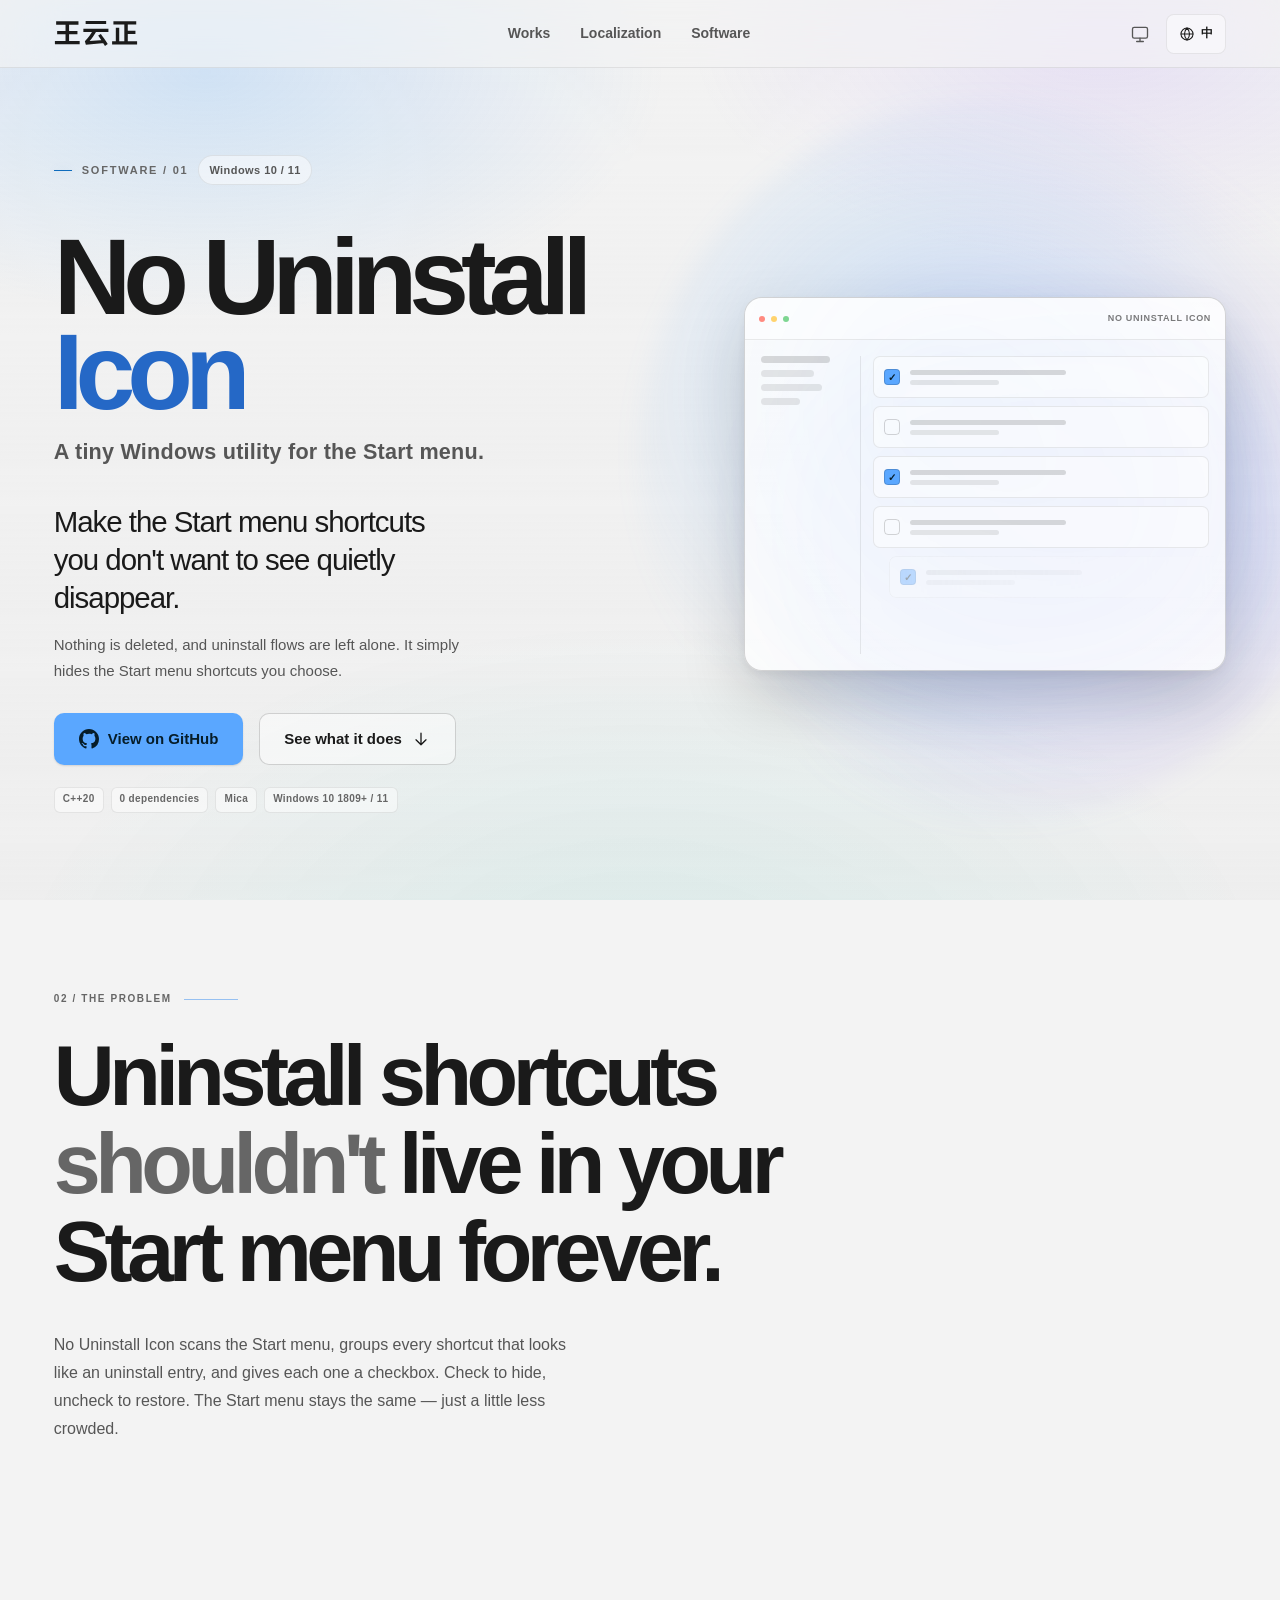
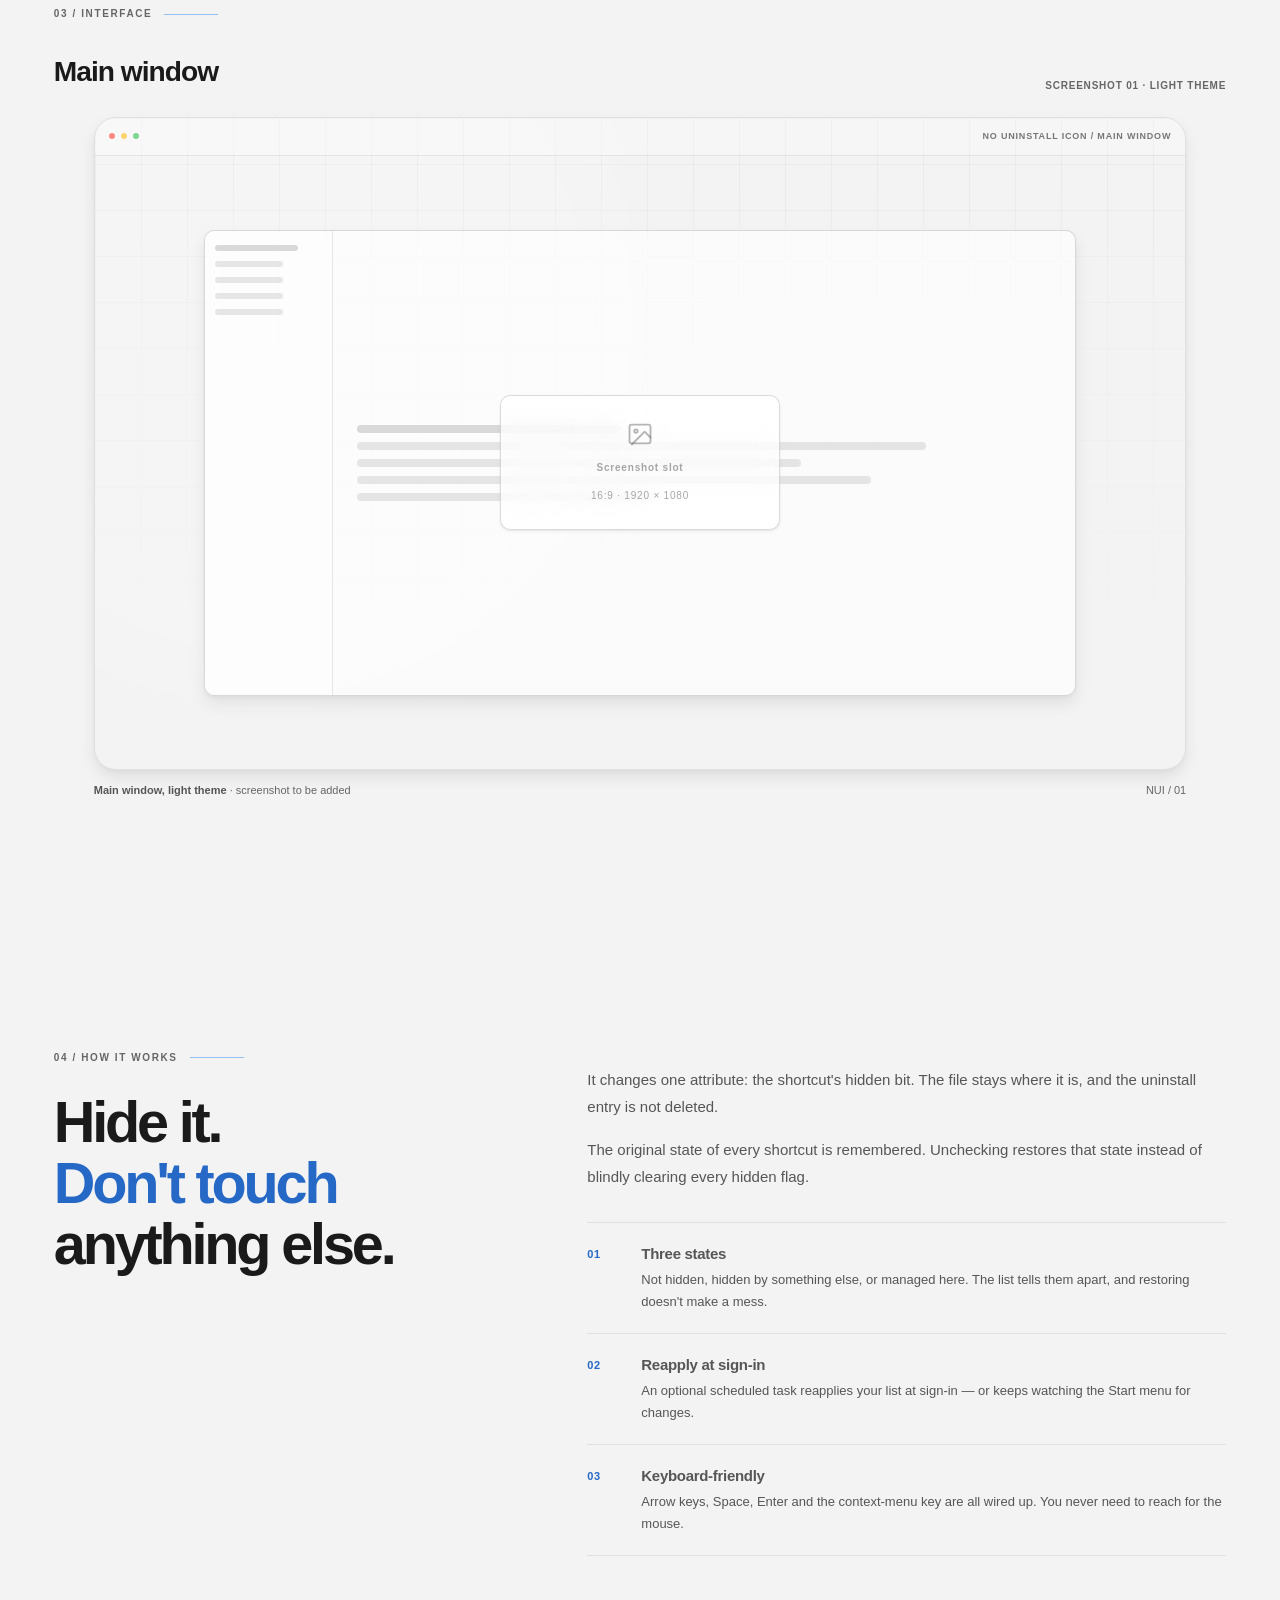
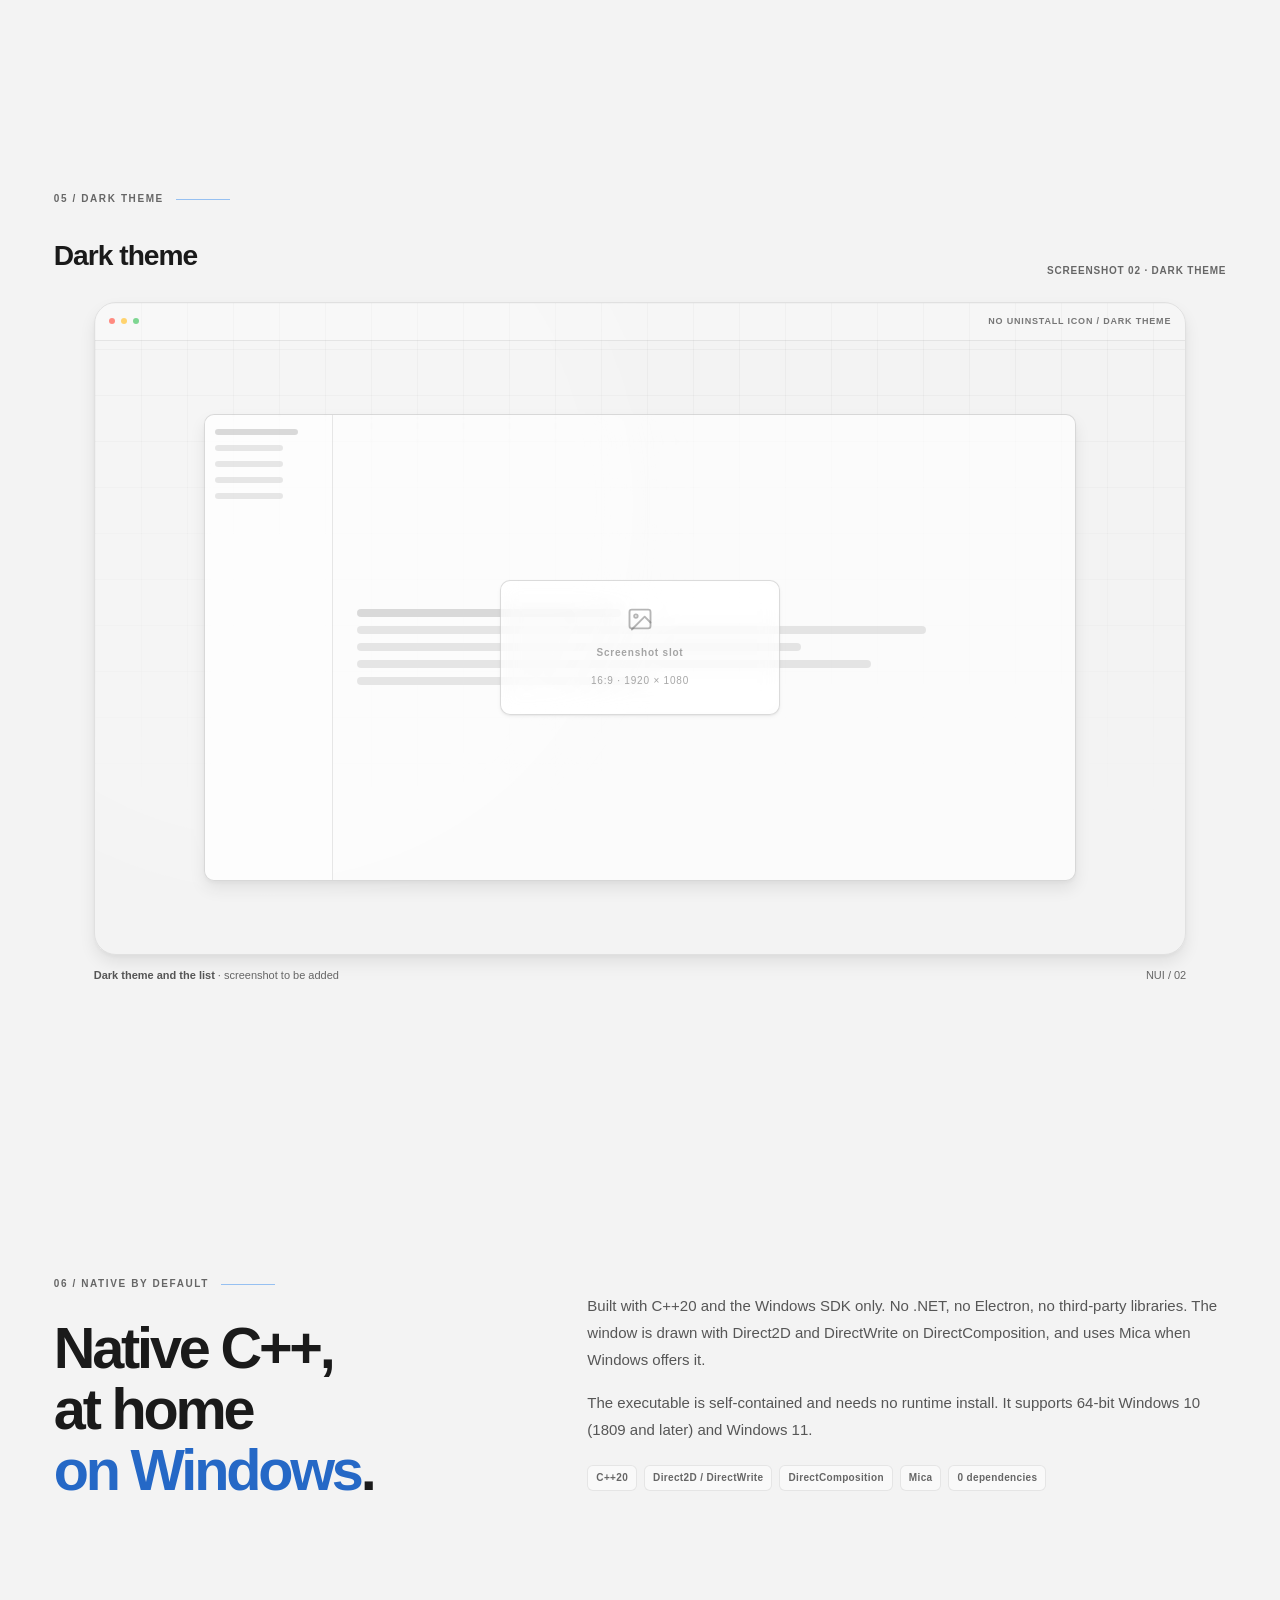
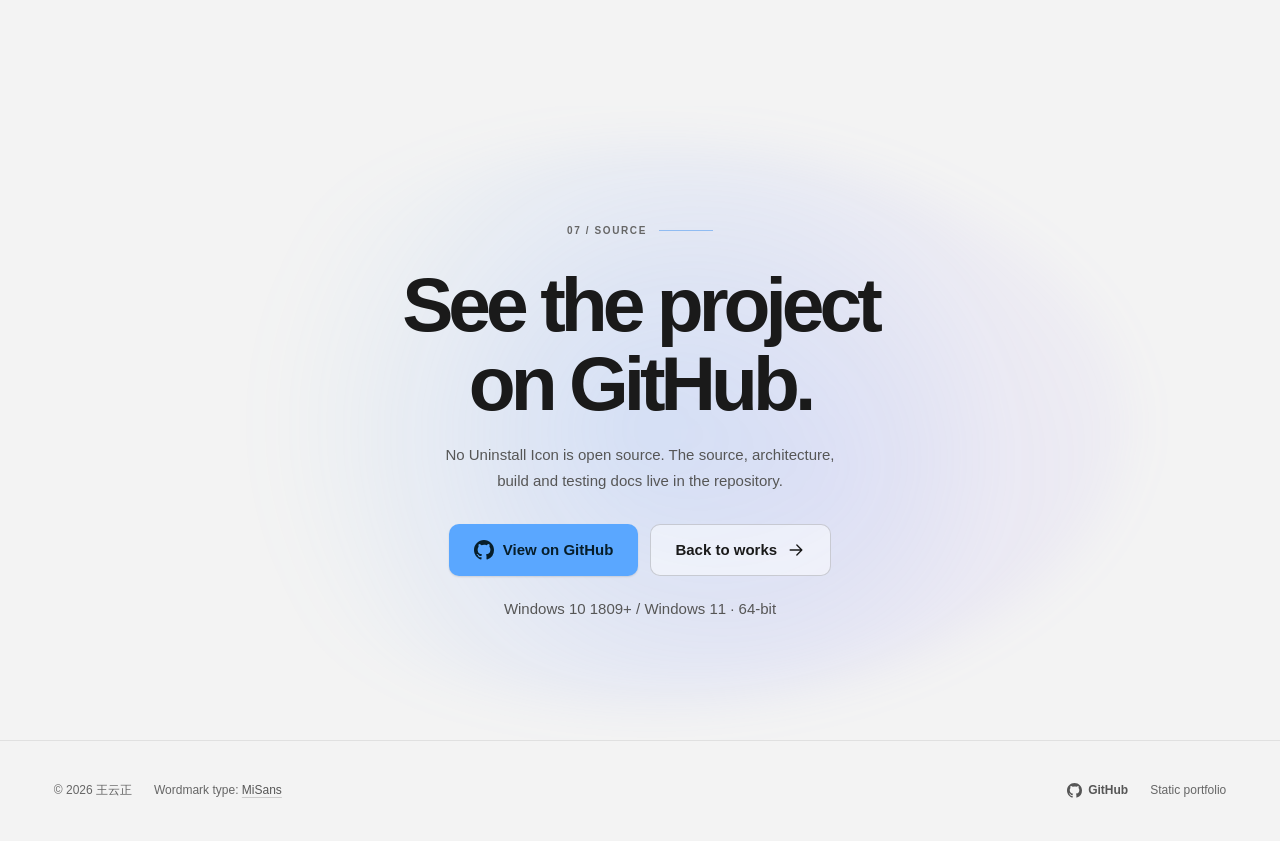
<file: software/no-uninstall-icon/index.html>
<!DOCTYPE html>
<html lang="zh-CN"
      data-page-lang="bilingual"
      data-lang="zh"
      data-theme-mode="auto"
      data-title-zh="No Uninstall Icon（我不需要卸载图标）· 王云正"
      data-title-en="No Uninstall Icon · 王云正">
<head>
  <meta charset="utf-8">
  <meta name="viewport" content="width=device-width, initial-scale=1, viewport-fit=cover">
  <title>No Uninstall Icon（我不需要卸载图标）· 王云正</title>
  <meta name="description" content="一个零依赖的 Windows 小工具：隐藏不想看到的开始菜单卸载快捷方式。" data-desc-zh="一个零依赖的 Windows 小工具：隐藏不想看到的开始菜单卸载快捷方式。" data-desc-en="A tiny, zero-dependency Windows utility for hiding Start menu uninstall shortcuts you don't want to see.">
  <meta name="color-scheme" content="light dark">
  <meta name="theme-color" content="#f3f3f3">
  <link rel="icon" href="/assets/img/favicon.svg" type="image/svg+xml">
  <script src="/assets/js/boot.js"></script>
  <link rel="stylesheet" href="/assets/css/site.css">
  <script src="/assets/js/site.js" defer></script>
</head>
<body class="software-page software-page--nui">
  <a class="skip-link" href="#main">
    <span class="lang-zh">跳到主要内容</span><span class="lang-en">Skip to content</span>
  </a>

  <header class="site-header" data-site-header>
    <div class="header-inner">
      <a class="brand" href="/" data-brand data-aria-zh="王云正，返回首页" data-aria-en="Wang Yunzheng, home">
        <span class="brand__word" aria-hidden="true">
          <img class="brand__ink brand__ink--light" src="/assets/img/wordmark-light.svg" alt="王云正" width="2932" height="936" decoding="async">
          <img class="brand__ink brand__ink--dark" src="/assets/img/wordmark-dark.svg" alt="王云正" width="2932" height="936" decoding="async">
          <span class="brand__sheen"></span>
        </span>
        <span class="sr-only">王云正</span>
      </a>

      <nav class="primary-nav" aria-label="主导航" data-aria-zh="主导航" data-aria-en="Primary navigation">
        <a class="nav-link" href="/"><span class="lang-zh">作品</span><span class="lang-en">Works</span></a>
        <a class="nav-link" href="/#localization"><span class="lang-zh">汉化</span><span class="lang-en">Localization</span></a>
        <a class="nav-link" href="/#software"><span class="lang-zh">软件</span><span class="lang-en">Software</span></a>
      </nav>

      <button class="icon-btn nav-toggle" type="button" data-nav-toggle aria-expanded="false" aria-controls="mobile-nav" aria-label="打开导航">
        <svg class="icon" viewBox="0 0 24 24" aria-hidden="true"><path d="M4 7h16M4 12h16M4 17h16"/></svg>
      </button>

      <div class="mobile-nav" id="mobile-nav" data-mobile-nav hidden>
        <a href="/"><span><span class="lang-zh">作品</span><span class="lang-en">Works</span></span></a>
        <a href="/#localization"><span><span class="lang-zh">汉化</span><span class="lang-en">Localization</span></span></a>
        <a href="/#software"><span><span class="lang-zh">软件</span><span class="lang-en">Software</span></span></a>
      </div>

      <div class="header-actions">
        <div class="theme-picker" data-theme-picker>
          <button class="icon-btn theme-trigger" type="button" data-theme-trigger aria-expanded="false" aria-controls="theme-menu" aria-label="主题设置">
            <span class="theme-icon theme-icon--auto" aria-hidden="true"><svg class="icon" viewBox="0 0 24 24"><rect x="3" y="4" width="18" height="13" rx="2"/><path d="M8 21h8m-4-4v4"/></svg></span>
            <span class="theme-icon theme-icon--light" aria-hidden="true"><svg class="icon" viewBox="0 0 24 24"><circle cx="12" cy="12" r="4"/><path d="M12 2v2m0 16v2M4.93 4.93l1.42 1.42m11.3 11.3 1.42 1.42M2 12h2m16 0h2M4.93 19.07l1.42-1.42m11.3-11.3 1.42-1.42"/></svg></span>
            <span class="theme-icon theme-icon--dark" aria-hidden="true"><svg class="icon" viewBox="0 0 24 24"><path d="M20.4 14.4A8.5 8.5 0 0 1 9.6 3.6 8.5 8.5 0 1 0 20.4 14.4Z"/></svg></span>
          </button>
          <div class="theme-menu" id="theme-menu" data-theme-menu role="group" aria-label="主题" data-aria-zh="主题" data-aria-en="Theme" hidden>
            <div class="theme-menu__label"><span class="lang-zh">外观</span><span class="lang-en">Appearance</span></div>
            <button class="theme-option" type="button" data-theme-choice="auto" aria-pressed="true">
              <svg class="icon" viewBox="0 0 24 24" aria-hidden="true"><rect x="3" y="4" width="18" height="13" rx="2"/><path d="M8 21h8m-4-4v4"/></svg><span><span class="lang-zh">跟随系统</span><span class="lang-en">System</span></span><svg class="icon theme-option__check" viewBox="0 0 24 24" aria-hidden="true"><path d="m5 12 4 4 10-10"/></svg>
            </button>
            <button class="theme-option" type="button" data-theme-choice="light" aria-pressed="false">
              <svg class="icon" viewBox="0 0 24 24" aria-hidden="true"><circle cx="12" cy="12" r="4"/><path d="M12 2v2m0 16v2M4.93 4.93l1.42 1.42m11.3 11.3 1.42 1.42M2 12h2m16 0h2M4.93 19.07l1.42-1.42m11.3-11.3 1.42-1.42"/></svg><span><span class="lang-zh">浅色</span><span class="lang-en">Light</span></span><svg class="icon theme-option__check" viewBox="0 0 24 24" aria-hidden="true"><path d="m5 12 4 4 10-10"/></svg>
            </button>
            <button class="theme-option" type="button" data-theme-choice="dark" aria-pressed="false">
              <svg class="icon" viewBox="0 0 24 24" aria-hidden="true"><path d="M20.4 14.4A8.5 8.5 0 0 1 9.6 3.6 8.5 8.5 0 1 0 20.4 14.4Z"/></svg><span><span class="lang-zh">深色</span><span class="lang-en">Dark</span></span><svg class="icon theme-option__check" viewBox="0 0 24 24" aria-hidden="true"><path d="m5 12 4 4 10-10"/></svg>
            </button>
          </div>
        </div>
        <button class="lang-toggle" type="button" data-language-toggle aria-label="Switch to English">
          <svg class="icon icon--small" viewBox="0 0 24 24" aria-hidden="true"><circle cx="12" cy="12" r="9"/><path d="M3 12h18M12 3c2.5 2.5 3.8 5.5 3.8 9S14.5 18.5 12 21c-2.5-2.5-3.8-5.5-3.8-9S9.5 5.5 12 3Z"/></svg>
          <span class="lang-zh" aria-hidden="true">EN</span>
          <span class="lang-en" aria-hidden="true">中</span>
        </button>
      </div>
    </div>
  </header>

  <div class="scroll-progress" aria-hidden="true"><div class="scroll-progress__fill" data-scroll-progress></div></div>

  <main id="main" class="software-main" tabindex="-1">
    <section class="software-hero">
      <div class="container software-hero__grid">
        <div class="software-hero__copy">
          <div class="software-hero__kicker enter" style="--i: 0">
            <span class="eyebrow"><span class="lang-zh">软件 / 01</span><span class="lang-en">Software / 01</span></span>
            <span class="meta-chip">Windows 10 / 11</span>
          </div>
          <h1 class="software-title enter" style="--i: 1">
            <span class="lang-zh"><span class="title-line">我不需要</span><span class="title-line"><span class="accent-word">卸载图标</span></span></span>
            <span class="lang-en">No Uninstall <span class="accent-word">Icon</span></span>
          </h1>
          <p class="software-title-cn enter" style="--i: 2">
            <span class="lang-zh" lang="en">No Uninstall Icon</span>
            <span class="lang-en">A tiny Windows utility for the Start menu.</span>
          </p>
          <p class="software-tagline enter" style="--i: 3">
            <span class="lang-zh">让开始菜单里不想看到的卸载项，安静地消失。</span>
            <span class="lang-en">Make the Start menu shortcuts you don't want to see quietly disappear.</span>
          </p>
          <p class="software-lead enter" style="--i: 3">
            <span class="lang-zh">不删除任何文件，也不改卸载流程。它只把选中的开始菜单快捷方式设为隐藏，让列表清爽一点。</span>
            <span class="lang-en">Nothing is deleted, and uninstall flows are left alone. It simply hides the Start menu shortcuts you choose.</span>
          </p>
          <div class="software-actions enter" style="--i: 4">
            <a class="btn btn--primary btn--large reveal" href="https://github.com/JerryABCD06/NoUninstallIcon" target="_blank" rel="noopener noreferrer">
              <svg class="icon icon--fill" viewBox="0 0 16 16" aria-hidden="true"><path d="M8 0C3.58 0 0 3.58 0 8c0 3.54 2.29 6.53 5.47 7.59.4.07.55-.17.55-.38 0-.19-.01-.82-.01-1.49-2.01.37-2.53-.49-2.69-.94-.09-.23-.48-.94-.82-1.13-.28-.15-.68-.52-.01-.53.63-.01 1.08.58 1.23.82.72 1.21 1.87.87 2.33.66.07-.52.28-.87.51-1.07-1.78-.2-3.64-.89-3.64-3.95 0-.87.31-1.59.82-2.15-.08-.2-.36-1.02.08-2.12 0 0 .67-.21 2.2.82a7.6 7.6 0 0 1 2-.27c.68 0 1.36.09 2 .27 1.53-1.04 2.2-.82 2.2-.82.44 1.1.16 1.92.08 2.12.51.56.82 1.27.82 2.15 0 3.07-1.87 3.75-3.65 3.95.29.25.54.73.54 1.48 0 1.07-.01 1.93-.01 2.2 0 .21.15.46.55.38A8.01 8.01 0 0 0 16 8c0-4.42-3.58-8-8-8Z"/></svg>
              <span class="lang-zh">在 GitHub 查看</span><span class="lang-en">View on GitHub</span>
            </a>
            <a class="btn btn--secondary btn--large reveal" href="#what-it-does">
              <span class="lang-zh">看看它做什么</span><span class="lang-en">See what it does</span>
              <svg class="icon" viewBox="0 0 24 24" aria-hidden="true"><path d="M12 5v14m-6-6 6 6 6-6"/></svg>
            </a>
          </div>
          <div class="software-chips enter" style="--i: 5">
            <span class="software-chip">C++20</span>
            <span class="software-chip"><span class="lang-zh">零依赖</span><span class="lang-en">0 dependencies</span></span>
            <span class="software-chip">Mica</span>
            <span class="software-chip">Windows 10 1809+ / 11</span>
          </div>
        </div>

        <div class="software-hero__visual enter" style="--i: 3">
          <div class="hero-window-wrap" aria-hidden="true">
            <div class="hero-window" data-tilt>
              <div class="hero-window__bar">
                <div class="window-dots"><i></i><i></i><i></i></div>
                <span>No Uninstall Icon</span>
              </div>
              <div class="hero-window__body hero-window__body--nui">
                <div class="hero-window__sidebar">
                  <span class="side-line"></span>
                  <span class="side-line"></span>
                  <span class="side-line"></span>
                  <span class="side-line"></span>
                </div>
                <div class="hero-list">
                  <div class="hero-list__row"><span class="hero-list__check">✓</span><span class="hero-list__copy"><i></i><i></i></span></div>
                  <div class="hero-list__row"><span class="hero-list__check">✓</span><span class="hero-list__copy"><i></i><i></i></span></div>
                  <div class="hero-list__row"><span class="hero-list__check">✓</span><span class="hero-list__copy"><i></i><i></i></span></div>
                  <div class="hero-list__row"><span class="hero-list__check">✓</span><span class="hero-list__copy"><i></i><i></i></span></div>
                  <div class="hero-list__row hero-list__row--ghost"><span class="hero-list__check">✓</span><span class="hero-list__copy"><i></i><i></i></span></div>
                </div>
              </div>
            </div>
          </div>
        </div>
      </div>
    </section>

    <section class="software-chapter software-chapter--compact" id="what-it-does">
      <div class="container">
        <div class="chapter-label" data-reveal>02 / The problem</div>
        <h2 class="chapter-statement" data-reveal>
          <span class="lang-zh">卸载项，<span class="soft">不应该</span>一直住在开始菜单里。</span>
          <span class="lang-en">Uninstall shortcuts <span class="soft">shouldn't</span> live in your Start menu forever.</span>
        </h2>
        <div class="chapter-lede" data-reveal>
          <p class="lang-block lang-zh">No Uninstall Icon 扫描开始菜单，把所有看起来像卸载项的快捷方式集中到一组。勾选即隐藏，取消即恢复；开始菜单还是那个开始菜单，只是少了几行不想看到的东西。</p>
          <p class="lang-block lang-en">No Uninstall Icon scans the Start menu, groups every shortcut that looks like an uninstall entry, and gives each one a checkbox. Check to hide, uncheck to restore. The Start menu stays the same — just a little less crowded.</p>
        </div>
      </div>
    </section>

    <section class="screenshot-chapter" aria-labelledby="nui-shot-1-title">
      <div class="container">
        <div class="chapter-label" data-reveal>03 / Interface</div>
        <div class="screenshot-chapter__head" data-reveal>
          <h2 class="screenshot-chapter__title" id="nui-shot-1-title"><span class="lang-zh">主窗口</span><span class="lang-en">Main window</span></h2>
          <span class="screenshot-chapter__meta">Screenshot 01 · Light theme</span>
        </div>
        <figure data-reveal>
          <div class="screenshot-frame screenshot-frame--window" role="img" aria-label="No Uninstall Icon 主窗口截图占位，浅色主题，16 比 9" data-aria-zh="No Uninstall Icon 主窗口截图占位，浅色主题，16 比 9" data-aria-en="Placeholder for the No Uninstall Icon main window, light theme, 16 by 9">
            <div class="screenshot-frame__bar" aria-hidden="true">
              <div class="window-dots"><i></i><i></i><i></i></div>
              <span>No Uninstall Icon / Main window</span>
            </div>
            <div class="screenshot-frame__canvas">
              <div class="screenshot-frame__mock" aria-hidden="true">
                <div class="screenshot-frame__mock-side"><i></i><i></i><i></i><i></i><i></i></div>
                <div class="screenshot-frame__mock-main"><i></i><i></i><i></i><i></i><i></i></div>
              </div>
              <div class="screenshot-frame__inner" aria-hidden="true">
                <svg class="icon" viewBox="0 0 24 24"><rect x="3" y="4" width="18" height="16" rx="2"/><circle cx="8.5" cy="9.5" r="1.5"/><path d="m21 15-5-5L5 21"/></svg>
                <strong><span class="lang-zh">界面截图位</span><span class="lang-en">Screenshot slot</span></strong>
                <span>16:9 · 1920 × 1080</span>
              </div>
            </div>
          </div>
          <figcaption class="screenshot-caption">
            <span><strong><span class="lang-zh">主窗口，浅色主题</span><span class="lang-en">Main window, light theme</span></strong> · <span class="lang-zh">截图待补充</span><span class="lang-en">screenshot to be added</span></span>
            <span>NUI / 01</span>
          </figcaption>
        </figure>
      </div>
    </section>

    <section class="software-chapter" aria-labelledby="nui-how-title">
      <div class="container">
        <div class="chapter-split">
          <div class="chapter-split__head">
            <div class="chapter-label" data-reveal>04 / How it works</div>
            <h2 class="chapter-title" id="nui-how-title" data-reveal>
              <span class="lang-zh">隐藏，但不动<span class="accent">原来的东西</span>。</span>
              <span class="lang-en">Hide it. <span class="accent">Don't touch</span> anything else.</span>
            </h2>
          </div>
          <div class="chapter-copy" data-reveal>
            <p class="lang-block lang-zh">它只改一个属性：快捷方式的隐藏位。文件还在原处，卸载项也没有被删除。</p>
            <p class="lang-block lang-en">It changes one attribute: the shortcut's hidden bit. The file stays where it is, and the uninstall entry is not deleted.</p>
            <p class="lang-block lang-zh">工具会记住每个快捷方式最初的属性。取消勾选时，恢复的是原先的状态，而不是把所有隐藏标记都清掉。</p>
            <p class="lang-block lang-en">The original state of every shortcut is remembered. Unchecking restores that state instead of blindly clearing every hidden flag.</p>

            <div class="lang-block lang-zh">
              <ul class="feature-list">
                <li class="feature-item">
                  <span class="feature-item__num">01</span>
                  <div><h3>三种状态</h3><p>未隐藏、被其它方式隐藏、由本工具管理。界面上分得清，恢复时也不会弄乱。</p></div>
                </li>
                <li class="feature-item">
                  <span class="feature-item__num">02</span>
                  <div><h3>登录时重新应用</h3><p>可选计划任务，每次登录重新应用你的列表；也可以持续监视开始菜单的变化。</p></div>
                </li>
                <li class="feature-item">
                  <span class="feature-item__num">03</span>
                  <div><h3>键盘完整可用</h3><p>方向键、空格、Enter、右键菜单键都已接好。不用为了一个复选框去摸鼠标。</p></div>
                </li>
              </ul>
            </div>
            <div class="lang-block lang-en">
              <ul class="feature-list">
                <li class="feature-item">
                  <span class="feature-item__num">01</span>
                  <div><h3>Three states</h3><p>Not hidden, hidden by something else, or managed here. The list tells them apart, and restoring doesn't make a mess.</p></div>
                </li>
                <li class="feature-item">
                  <span class="feature-item__num">02</span>
                  <div><h3>Reapply at sign-in</h3><p>An optional scheduled task reapplies your list at sign-in — or keeps watching the Start menu for changes.</p></div>
                </li>
                <li class="feature-item">
                  <span class="feature-item__num">03</span>
                  <div><h3>Keyboard-friendly</h3><p>Arrow keys, Space, Enter and the context-menu key are all wired up. You never need to reach for the mouse.</p></div>
                </li>
              </ul>
            </div>
          </div>
        </div>
      </div>
    </section>

    <section class="screenshot-chapter" aria-labelledby="nui-shot-2-title">
      <div class="container">
        <div class="chapter-label" data-reveal>05 / Dark theme</div>
        <div class="screenshot-chapter__head" data-reveal>
          <h2 class="screenshot-chapter__title" id="nui-shot-2-title"><span class="lang-zh">深色主题</span><span class="lang-en">Dark theme</span></h2>
          <span class="screenshot-chapter__meta">Screenshot 02 · Dark theme</span>
        </div>
        <figure data-reveal>
          <div class="screenshot-frame screenshot-frame--window" role="img" aria-label="No Uninstall Icon 深色主题截图占位，16 比 9" data-aria-zh="No Uninstall Icon 深色主题截图占位，16 比 9" data-aria-en="Placeholder for the No Uninstall Icon dark theme, 16 by 9">
            <div class="screenshot-frame__bar" aria-hidden="true">
              <div class="window-dots"><i></i><i></i><i></i></div>
              <span>No Uninstall Icon / Dark theme</span>
            </div>
            <div class="screenshot-frame__canvas">
              <div class="screenshot-frame__mock" aria-hidden="true">
                <div class="screenshot-frame__mock-side"><i></i><i></i><i></i><i></i><i></i></div>
                <div class="screenshot-frame__mock-main"><i></i><i></i><i></i><i></i><i></i></div>
              </div>
              <div class="screenshot-frame__inner" aria-hidden="true">
                <svg class="icon" viewBox="0 0 24 24"><rect x="3" y="4" width="18" height="16" rx="2"/><circle cx="8.5" cy="9.5" r="1.5"/><path d="m21 15-5-5L5 21"/></svg>
                <strong><span class="lang-zh">界面截图位</span><span class="lang-en">Screenshot slot</span></strong>
                <span>16:9 · 1920 × 1080</span>
              </div>
            </div>
          </div>
          <figcaption class="screenshot-caption">
            <span><strong><span class="lang-zh">深色主题与列表</span><span class="lang-en">Dark theme and the list</span></strong> · <span class="lang-zh">截图待补充</span><span class="lang-en">screenshot to be added</span></span>
            <span>NUI / 02</span>
          </figcaption>
        </figure>
      </div>
    </section>

    <section class="software-chapter software-chapter--compact" aria-labelledby="nui-native-title">
      <div class="container">
        <div class="chapter-split">
          <div class="chapter-split__head">
            <div class="chapter-label" data-reveal>06 / Native by default</div>
            <h2 class="chapter-title" id="nui-native-title" data-reveal>
              <span class="lang-zh">原生 C++，和 <span class="accent">Windows</span> 长在一起。</span>
              <span class="lang-en">Native C++, at home <span class="accent">on Windows</span>.</span>
            </h2>
          </div>
          <div class="chapter-copy" data-reveal>
            <p class="lang-block lang-zh">只用 C++20 和 Windows SDK 写成：没有 .NET，没有 Electron，也没有第三方库。窗口用 Direct2D / DirectWrite 绘制，落在 DirectComposition 表面上；系统提供 Mica 时，它就是一张 Mica 窗口。</p>
            <p class="lang-block lang-en">Built with C++20 and the Windows SDK only. No .NET, no Electron, no third-party libraries. The window is drawn with Direct2D and DirectWrite on DirectComposition, and uses Mica when Windows offers it.</p>
            <p class="lang-block lang-zh">可执行文件是自包含的，不需要额外安装运行时。支持 64 位 Windows 10（1809 及以后）和 Windows 11。</p>
            <p class="lang-block lang-en">The executable is self-contained and needs no runtime install. It supports 64-bit Windows 10 (1809 and later) and Windows 11.</p>
            <div class="software-chips">
              <span class="software-chip">C++20</span>
              <span class="software-chip">Direct2D / DirectWrite</span>
              <span class="software-chip">DirectComposition</span>
              <span class="software-chip">Mica</span>
              <span class="software-chip"><span class="lang-zh">零依赖</span><span class="lang-en">0 dependencies</span></span>
            </div>
          </div>
        </div>
      </div>
    </section>

    <section class="software-cta" aria-labelledby="nui-cta-title">
      <div class="container software-cta__inner">
        <div class="chapter-label" data-reveal>07 / Source</div>
        <h2 id="nui-cta-title" data-reveal>
          <span class="lang-zh">在 GitHub 查看项目。</span>
          <span class="lang-en">See the project on GitHub.</span>
        </h2>
        <p data-reveal>
          <span class="lang-zh">No Uninstall Icon 是开源项目。源码、架构、构建与测试文档都在仓库里。</span>
          <span class="lang-en">No Uninstall Icon is open source. The source, architecture, build and testing docs live in the repository.</span>
        </p>
        <div class="software-cta__actions" data-reveal>
          <a class="btn btn--primary btn--large reveal" href="https://github.com/JerryABCD06/NoUninstallIcon" target="_blank" rel="noopener noreferrer">
            <svg class="icon icon--fill" viewBox="0 0 16 16" aria-hidden="true"><path d="M8 0C3.58 0 0 3.58 0 8c0 3.54 2.29 6.53 5.47 7.59.4.07.55-.17.55-.38 0-.19-.01-.82-.01-1.49-2.01.37-2.53-.49-2.69-.94-.09-.23-.48-.94-.82-1.13-.28-.15-.68-.52-.01-.53.63-.01 1.08.58 1.23.82.72 1.21 1.87.87 2.33.66.07-.52.28-.87.51-1.07-1.78-.2-3.64-.89-3.64-3.95 0-.87.31-1.59.82-2.15-.08-.2-.36-1.02.08-2.12 0 0 .67-.21 2.2.82a7.6 7.6 0 0 1 2-.27c.68 0 1.36.09 2 .27 1.53-1.04 2.2-.82 2.2-.82.44 1.1.16 1.92.08 2.12.51.56.82 1.27.82 2.15 0 3.07-1.87 3.75-3.65 3.95.29.25.54.73.54 1.48 0 1.07-.01 1.93-.01 2.2 0 .21.15.46.55.38A8.01 8.01 0 0 0 16 8c0-4.42-3.58-8-8-8Z"/></svg>
            <span class="lang-zh">在 GitHub 查看</span><span class="lang-en">View on GitHub</span>
          </a>
          <a class="btn btn--secondary btn--large reveal" href="/">
            <span class="lang-zh">返回作品</span><span class="lang-en">Back to works</span>
            <svg class="icon" viewBox="0 0 24 24" aria-hidden="true"><path d="M5 12h14m-6-6 6 6-6 6"/></svg>
          </a>
        </div>
        <p class="software-cta__note">Windows 10 1809+ / Windows 11 · 64-bit</p>
      </div>
    </section>
  </main>

  <footer class="site-footer">
    <div class="container site-footer__inner">
      <div class="site-footer__left">
        <span>© <span data-year>2026</span> 王云正</span>
        <span class="credit"><span class="lang-zh">字标字体</span><span class="lang-en">Wordmark type</span>: <a href="https://hyperos.mi.com/font/" target="_blank" rel="noopener noreferrer">MiSans</a></span>
      </div>
      <div class="site-footer__right">
        <a class="footer-link" href="https://github.com/JerryABCD06" target="_blank" rel="noopener noreferrer">
          <svg class="icon icon--fill" viewBox="0 0 16 16" aria-hidden="true"><path d="M8 0C3.58 0 0 3.58 0 8c0 3.54 2.29 6.53 5.47 7.59.4.07.55-.17.55-.38 0-.19-.01-.82-.01-1.49-2.01.37-2.53-.49-2.69-.94-.09-.23-.48-.94-.82-1.13-.28-.15-.68-.52-.01-.53.63-.01 1.08.58 1.23.82.72 1.21 1.87.87 2.33.66.07-.52.28-.87.51-1.07-1.78-.2-3.64-.89-3.64-3.95 0-.87.31-1.59.82-2.15-.08-.2-.36-1.02.08-2.12 0 0 .67-.21 2.2.82a7.6 7.6 0 0 1 2-.27c.68 0 1.36.09 2 .27 1.53-1.04 2.2-.82 2.2-.82.44 1.1.16 1.92.08 2.12.51.56.82 1.27.82 2.15 0 3.07-1.87 3.75-3.65 3.95.29.25.54.73.54 1.48 0 1.07-.01 1.93-.01 2.2 0 .21.15.46.55.38A8.01 8.01 0 0 0 16 8c0-4.42-3.58-8-8-8Z"/></svg>
          GitHub
        </a>
        <span class="credit"><span class="lang-zh">静态作品集</span><span class="lang-en">Static portfolio</span></span>
      </div>
    </div>
  </footer>

  <div class="sr-only" id="live-region" aria-live="polite"></div>
</body>
</html>
</file>
<file: assets/css/site.css>
/* =========================================================
   Wang Yunzheng — works
   Fluent 2 foundations, a deliberately slightly larger radius,
   and a small set of pointer-reactive extras.
   ========================================================= */

/* ---------- Fonts / tokens ---------- */

:root {
  --font-ui: sans-serif;

  --header-h: 68px;
  --content-w: 1240px;
  --content-narrow: 980px;
  --gutter: clamp(20px, 4.2vw, 56px);

  /* Fluent shape uses 4px for controls and 8px for overlays.
     These are intentionally one step larger. */
  --radius-control: 8px;
  --radius-card: 16px;
  --radius-panel: 22px;
  --radius-media: 18px;
  --radius-pill: 999px;

  --stroke: 1px;
  --focus-width: 2px;

  --dur-fast: 150ms;
  --dur-normal: 220ms;
  --dur-slow: 320ms;
  --ease-fluent: cubic-bezier(0.1, 0.9, 0.2, 1);
  --ease-out: cubic-bezier(0.16, 1, 0.3, 1);
  --ease-spring: cubic-bezier(0.34, 1.56, 0.64, 1);

  --space-1: 4px;
  --space-2: 8px;
  --space-3: 12px;
  --space-4: 16px;
  --space-5: 20px;
  --space-6: 24px;
  --space-7: 32px;
  --space-8: 40px;
  --space-9: 48px;
  --space-10: 64px;
  --space-11: 80px;
  --space-12: 96px;

  --pointer-x: 50%;
  --pointer-y: 20%;
  --hx: 50%;
  --brand-x: 50;
}

:root,
:root[data-theme="light"] {
  color-scheme: light;

  --bg: #f3f3f3;
  --bg-rgb: 243 243 243;
  --bg-deep: #e9e9e9;
  --surface: rgba(255, 255, 255, 0.72);
  --surface-solid: #fbfbfb;
  --surface-soft: rgba(255, 255, 255, 0.48);
  --surface-raised: rgba(255, 255, 255, 0.88);
  --text: #1a1a1a;
  --text-2: #565656;
  --text-3: #666666;
  --text-on-accent: #ffffff;
  --border: rgba(0, 0, 0, 0.08);
  --border-strong: rgba(0, 0, 0, 0.16);
  --accent: #0f6cbd;
  --accent-hover: #0c5c9f;
  --accent-pressed: #0a4b82;
  --accent-soft: rgba(15, 108, 189, 0.1);
  --accent-soft-strong: rgba(15, 108, 189, 0.2);
  --accent-contrast: #ffffff;
  --focus-ring: #1a1a1a;
  --focus-halo: rgba(255, 255, 255, 0.8);
  --selection: #b8dcff;
  --header-bg: rgba(243, 243, 243, 0.7);
  --header-bg-scrolled: rgba(243, 243, 243, 0.82);
  --header-border: rgba(0, 0, 0, 0.08);
  --popover: rgba(251, 251, 251, 0.96);
  --shadow-2: 0 1px 2px rgba(0, 0, 0, 0.06), 0 2px 4px rgba(0, 0, 0, 0.04);
  --shadow-8: 0 8px 16px rgba(0, 0, 0, 0.08), 0 2px 4px rgba(0, 0, 0, 0.04);
  --shadow-16: 0 16px 32px rgba(0, 0, 0, 0.12), 0 2px 8px rgba(0, 0, 0, 0.06);
  --shadow-28: 0 28px 64px rgba(0, 0, 0, 0.16), 0 4px 12px rgba(0, 0, 0, 0.06);
  --sheen: rgba(255, 255, 255, 0.48);
  --reveal: rgba(0, 120, 212, 0.52);
  --reveal-soft: rgba(0, 120, 212, 0.11);
  --grid-line: rgba(0, 0, 0, 0.045);
  --bloom-a: rgba(64, 156, 255, 0.2);
  --bloom-b: rgba(160, 116, 255, 0.14);
  --bloom-c: rgba(0, 188, 170, 0.1);
  --brand-ink: #1b1b1b;
  --brand-sheen: rgba(0, 103, 190, 0.55);
  --brand-glint: rgba(255, 255, 255, 0.92);
  --scroll-thumb: rgba(0, 0, 0, 0.22);
  --scroll-track: transparent;
  --skeleton-a: rgba(255, 255, 255, 0.6);
  --skeleton-b: rgba(0, 0, 0, 0.08);
  --placeholder-ink: rgba(0, 0, 0, 0.52);
  --placeholder-line: rgba(0, 0, 0, 0.09);
  --placeholder-line-strong: rgba(0, 0, 0, 0.14);
  --shot-tint: rgba(255, 255, 255, 0.25);
}

:root[data-theme="dark"] {
  color-scheme: dark;

  --bg: #1b1b1b;
  --bg-rgb: 27 27 27;
  --bg-deep: #141414;
  --surface: rgba(42, 42, 42, 0.68);
  --surface-solid: #252525;
  --surface-soft: rgba(255, 255, 255, 0.045);
  --surface-raised: rgba(48, 48, 48, 0.9);
  --text: #f5f5f5;
  --text-2: #c8c8c8;
  --text-3: #a0a0a0;
  --text-on-accent: #08212d;
  --border: rgba(255, 255, 255, 0.085);
  --border-strong: rgba(255, 255, 255, 0.18);
  --accent: #60cdff;
  --accent-hover: #7dd8ff;
  --accent-pressed: #9ee2ff;
  --accent-soft: rgba(96, 205, 255, 0.12);
  --accent-soft-strong: rgba(96, 205, 255, 0.22);
  --accent-contrast: #08212d;
  --focus-ring: #ffffff;
  --focus-halo: rgba(0, 0, 0, 0.8);
  --selection: #0b4a6e;
  --header-bg: rgba(27, 27, 27, 0.68);
  --header-bg-scrolled: rgba(27, 27, 27, 0.84);
  --header-border: rgba(255, 255, 255, 0.09);
  --popover: rgba(40, 40, 40, 0.98);
  --shadow-2: 0 1px 2px rgba(0, 0, 0, 0.4), 0 2px 4px rgba(0, 0, 0, 0.2);
  --shadow-8: 0 8px 18px rgba(0, 0, 0, 0.4), 0 2px 4px rgba(0, 0, 0, 0.24);
  --shadow-16: 0 16px 34px rgba(0, 0, 0, 0.5), 0 2px 8px rgba(0, 0, 0, 0.28);
  --shadow-28: 0 28px 70px rgba(0, 0, 0, 0.58), 0 4px 14px rgba(0, 0, 0, 0.32);
  --sheen: rgba(255, 255, 255, 0.14);
  --reveal: rgba(96, 205, 255, 0.54);
  --reveal-soft: rgba(96, 205, 255, 0.1);
  --grid-line: rgba(255, 255, 255, 0.055);
  --bloom-a: rgba(0, 120, 212, 0.22);
  --bloom-b: rgba(124, 88, 255, 0.17);
  --bloom-c: rgba(0, 188, 170, 0.1);
  --brand-ink: #f5f5f5;
  --brand-sheen: rgba(96, 205, 255, 0.66);
  --brand-glint: rgba(202, 246, 255, 0.96);
  --scroll-thumb: rgba(255, 255, 255, 0.24);
  --scroll-track: transparent;
  --skeleton-a: rgba(255, 255, 255, 0.14);
  --skeleton-b: rgba(0, 0, 0, 0.28);
  --placeholder-ink: rgba(255, 255, 255, 0.58);
  --placeholder-line: rgba(255, 255, 255, 0.1);
  --placeholder-line-strong: rgba(255, 255, 255, 0.17);
  --shot-tint: rgba(0, 0, 0, 0.12);
}

@media (prefers-color-scheme: dark) {
  :root:not([data-theme]) {
    color-scheme: dark;

    --bg: #1b1b1b;
    --bg-rgb: 27 27 27;
    --bg-deep: #141414;
    --surface: rgba(42, 42, 42, 0.68);
    --surface-solid: #252525;
    --surface-soft: rgba(255, 255, 255, 0.045);
    --surface-raised: rgba(48, 48, 48, 0.9);
    --text: #f5f5f5;
    --text-2: #c8c8c8;
    --text-3: #a0a0a0;
    --text-on-accent: #08212d;
    --border: rgba(255, 255, 255, 0.085);
    --border-strong: rgba(255, 255, 255, 0.18);
    --accent: #60cdff;
    --accent-hover: #7dd8ff;
    --accent-pressed: #9ee2ff;
    --accent-soft: rgba(96, 205, 255, 0.12);
    --accent-soft-strong: rgba(96, 205, 255, 0.22);
    --accent-contrast: #08212d;
    --focus-ring: #ffffff;
    --focus-halo: rgba(0, 0, 0, 0.8);
    --selection: #0b4a6e;
    --header-bg: rgba(27, 27, 27, 0.68);
    --header-bg-scrolled: rgba(27, 27, 27, 0.84);
    --header-border: rgba(255, 255, 255, 0.09);
    --popover: rgba(40, 40, 40, 0.98);
    --shadow-2: 0 1px 2px rgba(0, 0, 0, 0.4), 0 2px 4px rgba(0, 0, 0, 0.2);
    --shadow-8: 0 8px 18px rgba(0, 0, 0, 0.4), 0 2px 4px rgba(0, 0, 0, 0.24);
    --shadow-16: 0 16px 34px rgba(0, 0, 0, 0.5), 0 2px 8px rgba(0, 0, 0, 0.28);
    --shadow-28: 0 28px 70px rgba(0, 0, 0, 0.58), 0 4px 14px rgba(0, 0, 0, 0.32);
    --sheen: rgba(255, 255, 255, 0.14);
    --reveal: rgba(96, 205, 255, 0.54);
    --reveal-soft: rgba(96, 205, 255, 0.1);
    --grid-line: rgba(255, 255, 255, 0.055);
    --bloom-a: rgba(0, 120, 212, 0.22);
    --bloom-b: rgba(124, 88, 255, 0.17);
    --bloom-c: rgba(0, 188, 170, 0.1);
    --brand-ink: #f5f5f5;
    --brand-sheen: rgba(96, 205, 255, 0.66);
    --brand-glint: rgba(202, 246, 255, 0.96);
    --scroll-thumb: rgba(255, 255, 255, 0.24);
    --scroll-track: transparent;
    --skeleton-a: rgba(255, 255, 255, 0.14);
    --skeleton-b: rgba(0, 0, 0, 0.28);
    --placeholder-ink: rgba(255, 255, 255, 0.58);
    --placeholder-line: rgba(255, 255, 255, 0.1);
    --placeholder-line-strong: rgba(255, 255, 255, 0.17);
    --shot-tint: rgba(0, 0, 0, 0.12);
  }
}

/* ---------- Reset / base ---------- */

*,
*::before,
*::after {
  box-sizing: border-box;
}

html {
  min-width: 320px;
  scroll-behavior: smooth;
  scroll-padding-top: calc(var(--header-h) + 24px);
  -webkit-text-size-adjust: 100%;
  text-size-adjust: 100%;
  scrollbar-color: var(--scroll-thumb) var(--scroll-track);
}

body {
  min-width: 320px;
  margin: 0;
  overflow-x: clip;
  background-color: var(--bg);
  color: var(--text);
  font-family: var(--font-ui);
  font-size: 16px;
  line-height: 1.65;
  text-rendering: optimizeLegibility;
  -webkit-font-smoothing: antialiased;
}

body::before {
  content: "";
  position: fixed;
  z-index: -1;
  inset: 0;
  pointer-events: none;
  background:
    radial-gradient(50% 38% at 16% 8%, var(--bloom-a), transparent 72%),
    radial-gradient(46% 36% at 86% 4%, var(--bloom-b), transparent 70%),
    radial-gradient(70% 60% at 50% 112%, var(--bloom-c), transparent 72%),
    linear-gradient(180deg, transparent, color-mix(in srgb, var(--bg-deep) 45%, transparent));
  opacity: 0.95;
}

body::after {
  content: "";
  position: fixed;
  z-index: -1;
  inset: 0;
  pointer-events: none;
  opacity: 0.22;
  background-image:
    radial-gradient(var(--grid-line) 0.6px, transparent 0.6px),
    radial-gradient(var(--grid-line) 0.6px, transparent 0.6px);
  background-position: 0 0, 18px 18px;
  background-size: 36px 36px;
  mask-image: linear-gradient(180deg, #000, transparent 72%);
  -webkit-mask-image: linear-gradient(180deg, #000, transparent 72%);
}

img,
svg {
  display: block;
  max-width: 100%;
}

button,
input,
textarea,
select {
  font: inherit;
}

button {
  color: inherit;
  cursor: pointer;
}

a {
  color: inherit;
  text-decoration: none;
}

p,
h1,
h2,
h3,
h4 {
  margin: 0;
}

ul,
ol {
  margin: 0;
  padding: 0;
  list-style: none;
}

::selection {
  background: var(--selection);
  color: var(--text);
}

:where(a, button, [tabindex]):focus-visible {
  outline: var(--focus-width) solid var(--focus-ring);
  outline-offset: 3px;
}

:where(a, button):active {
  -webkit-tap-highlight-color: transparent;
}

[hidden] {
  display: none !important;
}

/* ---------- Utilities ---------- */

.container {
  width: min(var(--content-w), calc(100% - var(--gutter) * 2));
  margin-inline: auto;
}

.container--narrow {
  width: min(var(--content-narrow), calc(100% - var(--gutter) * 2));
  margin-inline: auto;
}

.sr-only {
  position: absolute !important;
  width: 1px !important;
  height: 1px !important;
  padding: 0 !important;
  margin: -1px !important;
  overflow: hidden !important;
  clip: rect(0, 0, 0, 0) !important;
  white-space: nowrap !important;
  border: 0 !important;
}

.skip-link {
  position: fixed;
  z-index: 500;
  top: 12px;
  left: 12px;
  padding: 10px 16px;
  border: 1px solid var(--border-strong);
  border-radius: var(--radius-control);
  background: var(--accent);
  color: var(--accent-contrast);
  font-size: 14px;
  font-weight: 700;
  transform: translateY(-160%);
  transition: transform var(--dur-fast) var(--ease-fluent);
}

.skip-link:focus-visible {
  transform: translateY(0);
  outline-color: var(--focus-ring);
}

.lang-zh,
.lang-en {
  display: inline;
}

.lang-block {
  display: block;
}

[data-lang="zh"] .lang-en,
[data-lang="en"] .lang-zh {
  display: none !important;
}

[data-lang="zh"] .chinese-only {
  display: none !important;
}

[data-lang="en"] .index-link__en {
  display: none;
}

.eyebrow {
  display: inline-flex;
  align-items: center;
  gap: 10px;
  color: var(--text-3);
  font-size: 11px;
  font-weight: 700;
  letter-spacing: 0.16em;
  line-height: 1.4;
  text-transform: uppercase;
}

.eyebrow::before {
  content: "";
  width: 18px;
  height: 1px;
  background: var(--accent);
  box-shadow: 0 0 10px var(--accent-soft-strong);
}

.muted {
  color: var(--text-2);
}

.small {
  font-size: 13px;
}

.mono-label {
  color: var(--text-3);
  font-size: 12px;
  letter-spacing: 0.04em;
  line-height: 1.5;
}

/* ---------- Icon helpers ---------- */

.icon {
  width: 20px;
  height: 20px;
  flex: 0 0 auto;
  fill: none;
  stroke: currentColor;
  stroke-linecap: round;
  stroke-linejoin: round;
  stroke-width: 1.6;
}

.icon--small {
  width: 16px;
  height: 16px;
}

.icon--large {
  width: 24px;
  height: 24px;
}

.icon--fill {
  fill: currentColor;
  stroke: none;
}

/* ---------- Header ---------- */

.site-header {
  position: fixed;
  z-index: 100;
  inset: 0 0 auto;
  height: var(--header-h);
  border-bottom: 1px solid var(--header-border);
  background: var(--header-bg);
  transition: background var(--dur-normal) var(--ease-fluent), box-shadow var(--dur-normal) var(--ease-fluent);
  isolation: isolate;
}

@supports ((backdrop-filter: blur(1px)) or (-webkit-backdrop-filter: blur(1px))) {
  .site-header {
    -webkit-backdrop-filter: blur(26px) saturate(1.8);
    backdrop-filter: blur(26px) saturate(1.8);
  }
}

@supports not ((backdrop-filter: blur(1px)) or (-webkit-backdrop-filter: blur(1px))) {
  .site-header {
    background: var(--surface-solid);
  }
}

.site-header::after {
  content: "";
  position: absolute;
  z-index: 2;
  right: 0;
  bottom: -1px;
  left: 0;
  height: 1px;
  pointer-events: none;
  background: linear-gradient(
    90deg,
    transparent 0%,
    transparent calc(var(--hx) - 12%),
    var(--accent) var(--hx),
    transparent calc(var(--hx) + 12%),
    transparent 100%
  );
  opacity: 0;
  transition: opacity var(--dur-normal) var(--ease-fluent);
}

.site-header.is-pointer-active::after {
  opacity: 0.7;
}

.site-header.is-scrolled {
  background: var(--header-bg-scrolled);
  box-shadow: var(--shadow-2);
}

.header-inner {
  position: relative;
  display: flex;
  align-items: center;
  gap: var(--space-6);
  width: min(var(--content-w), calc(100% - var(--gutter) * 2));
  height: 100%;
  margin-inline: auto;
}

.brand {
  position: relative;
  display: inline-flex;
  flex: 0 0 auto;
  align-items: center;
  height: 44px;
  border-radius: var(--radius-control);
  color: var(--brand-ink);
}

.brand__word {
  position: relative;
  display: block;
  height: 27px;
  aspect-ratio: 2932 / 936;
  flex: none;
}

.brand__ink {
  position: absolute;
  inset: 0;
  display: none;
  width: 100%;
  height: 100%;
  object-fit: contain;
}

[data-theme="light"] .brand__ink--light,
:root:not([data-theme]) .brand__ink--light {
  display: block;
}

[data-theme="dark"] .brand__ink--dark {
  display: block;
}

[data-theme="dark"] .brand__ink--light {
  display: none;
}

.brand__sheen {
  position: absolute;
  inset: 0;
  pointer-events: none;
  background:
    radial-gradient(
      ellipse 6% 126% at calc(var(--brand-x, 50) * 1%) 50%,
      var(--brand-glint) 0%,
      transparent 76%
    ),
    radial-gradient(
      ellipse 29% 138% at calc(var(--brand-x, 50) * 1%) 50%,
      var(--brand-sheen) 0%,
      transparent 72%
    );
  opacity: 0;
  -webkit-mask-image: url("/assets/img/wordmark-light.svg");
  mask-image: url("/assets/img/wordmark-light.svg");
  -webkit-mask-position: center;
  mask-position: center;
  -webkit-mask-repeat: no-repeat;
  mask-repeat: no-repeat;
  -webkit-mask-size: 100% 100%;
  mask-size: 100% 100%;
  transition: opacity var(--dur-normal) var(--ease-fluent);
}

[data-theme="dark"] .brand__sheen {
  -webkit-mask-image: url("/assets/img/wordmark-dark.svg");
  mask-image: url("/assets/img/wordmark-dark.svg");
}

.site-header.is-pointer-active .brand__sheen,
.brand:hover .brand__sheen,
.brand:focus-visible .brand__sheen {
  opacity: 0.9;
}

.primary-nav {
  display: flex;
  align-items: center;
  gap: 2px;
  margin-inline: auto;
}

.nav-link {
  position: relative;
  display: inline-flex;
  align-items: center;
  min-height: 40px;
  padding: 0 14px;
  border-radius: var(--radius-control);
  color: var(--text-2);
  font-size: 14px;
  font-weight: 600;
  transition: color var(--dur-fast) var(--ease-fluent), background-color var(--dur-fast) var(--ease-fluent);
}

.nav-link:hover {
  background: var(--surface-soft);
  color: var(--text);
}

.nav-link[aria-current="page"] {
  color: var(--text);
}

.nav-link[aria-current="page"]::after {
  content: "";
  position: absolute;
  right: 14px;
  bottom: 4px;
  left: 14px;
  height: 2px;
  border-radius: 2px;
  background: var(--accent);
}

.header-actions {
  display: flex;
  flex: 0 0 auto;
  align-items: center;
  gap: 6px;
}

.icon-btn {
  position: relative;
  display: inline-flex;
  align-items: center;
  justify-content: center;
  width: 40px;
  height: 40px;
  padding: 0;
  border: 1px solid transparent;
  border-radius: var(--radius-control);
  background: transparent;
  color: var(--text-2);
  transition:
    color var(--dur-fast) var(--ease-fluent),
    background-color var(--dur-fast) var(--ease-fluent),
    border-color var(--dur-fast) var(--ease-fluent);
}

.icon-btn:hover {
  border-color: var(--border);
  background: var(--surface-soft);
  color: var(--text);
}

.icon-btn:active {
  background: var(--accent-soft);
}

.icon-btn.nav-toggle {
  display: none;
}

.lang-toggle {
  display: inline-flex;
  align-items: center;
  justify-content: center;
  gap: 6px;
  min-width: 58px;
  height: 40px;
  padding: 0 12px;
  border: 1px solid var(--border);
  border-radius: var(--radius-control);
  background: var(--surface-soft);
  color: var(--text);
  font-size: 12px;
  font-weight: 700;
  letter-spacing: 0.04em;
  transition:
    background-color var(--dur-fast) var(--ease-fluent),
    border-color var(--dur-fast) var(--ease-fluent),
    transform var(--dur-fast) var(--ease-fluent);
}

.lang-toggle:hover {
  border-color: var(--border-strong);
  background: var(--surface-raised);
}

.lang-toggle:active {
  transform: scale(0.97);
}

.lang-badge {
  display: inline-flex;
  align-items: center;
  gap: 6px;
  height: 32px;
  padding: 0 10px;
  border: 1px solid var(--border);
  border-radius: var(--radius-pill);
  background: var(--surface-soft);
  color: var(--text-3);
  font-size: 11px;
  font-weight: 600;
  letter-spacing: 0.04em;
  white-space: nowrap;
}

.lang-badge .icon {
  width: 14px;
  height: 14px;
}

/* Theme picker */

.theme-picker {
  position: relative;
}

.theme-trigger .icon {
  transition: transform var(--dur-normal) var(--ease-spring), opacity var(--dur-fast) var(--ease-fluent);
}

.theme-trigger:hover .icon {
  transform: rotate(-10deg) scale(1.05);
}

.theme-trigger[aria-expanded="true"] {
  border-color: var(--border);
  background: var(--accent-soft);
  color: var(--text);
}

.theme-icon--light,
.theme-icon--dark,
.theme-icon--auto {
  display: none;
}

[data-theme-mode="auto"] .theme-icon--auto,
[data-theme-mode="light"] .theme-icon--light,
[data-theme-mode="dark"] .theme-icon--dark {
  display: block;
}

.theme-menu {
  position: absolute;
  z-index: 20;
  top: calc(100% + 10px);
  right: 0;
  width: 236px;
  padding: 5px;
  border: 1px solid var(--border);
  border-radius: 12px;
  background: var(--popover);
  box-shadow: var(--shadow-16);
  -webkit-backdrop-filter: blur(30px) saturate(1.4);
  backdrop-filter: blur(30px) saturate(1.4);
  transform-origin: top right;
  animation: menu-in 180ms var(--ease-out) both;
}

@supports not ((backdrop-filter: blur(1px)) or (-webkit-backdrop-filter: blur(1px))) {
  .theme-menu {
    background: var(--surface-solid);
  }
}

@keyframes menu-in {
  from {
    opacity: 0;
    transform: translateY(-4px) scale(0.97);
  }
  to {
    opacity: 1;
    transform: translateY(0) scale(1);
  }
}

.theme-menu__label {
  padding: 8px 10px 6px;
  color: var(--text-3);
  font-size: 10px;
  font-weight: 700;
  letter-spacing: 0.12em;
  text-transform: uppercase;
}

.theme-option {
  display: flex;
  align-items: center;
  gap: 10px;
  width: 100%;
  min-height: 38px;
  padding: 6px 10px;
  border: 0;
  border-radius: 8px;
  background: transparent;
  color: var(--text-2);
  font-size: 13px;
  text-align: left;
  transition: background-color var(--dur-fast) var(--ease-fluent), color var(--dur-fast) var(--ease-fluent);
}

.theme-option:hover,
.theme-option:focus-visible {
  background: var(--surface-soft);
  color: var(--text);
}

.theme-option[aria-pressed="true"] {
  background: var(--accent-soft);
  color: var(--text);
}

.theme-option .icon {
  width: 18px;
  height: 18px;
}

.theme-option__check {
  width: 16px;
  height: 16px;
  margin-left: auto;
  color: var(--accent);
  opacity: 0;
}

.theme-option[aria-pressed="true"] .theme-option__check {
  opacity: 1;
}

/* Mobile navigation */

.mobile-nav {
  position: fixed;
  z-index: 101;
  top: calc(var(--header-h) + 8px);
  right: max(var(--gutter), env(safe-area-inset-right));
  left: max(var(--gutter), env(safe-area-inset-left));
  padding: 8px;
  border: 1px solid var(--border);
  border-radius: var(--radius-panel);
  background: var(--surface-solid);
  box-shadow: var(--shadow-16);
  animation: menu-in 220ms var(--ease-out) both;
}

.mobile-nav a {
  display: flex;
  align-items: center;
  justify-content: space-between;
  min-height: 52px;
  padding: 0 14px;
  border-radius: 10px;
  color: var(--text-2);
  font-size: 16px;
  font-weight: 600;
}

.mobile-nav a:hover,
.mobile-nav a:focus-visible {
  background: var(--surface-soft);
  color: var(--text);
}

.mobile-nav a::after {
  content: "↗";
  color: var(--accent);
  font-size: 18px;
  font-weight: 400;
}

/* ---------- Main / common section chrome ---------- */

main {
  position: relative;
  padding-top: var(--header-h);
}

.scroll-progress {
  position: fixed;
  z-index: 110;
  top: calc(var(--header-h) - 1px);
  right: 0;
  left: 0;
  height: 2px;
  pointer-events: none;
  background: transparent;
}

.scroll-progress__fill {
  width: 100%;
  height: 100%;
  transform: scaleX(0);
  transform-origin: 0 50%;
  background: linear-gradient(90deg, var(--accent), color-mix(in srgb, var(--accent) 36%, #9a6cff));
  box-shadow: 0 0 12px var(--accent-soft-strong);
  will-change: transform;
}

.section {
  position: relative;
  padding-block: clamp(76px, 9vw, 132px);
}

.section--tight {
  padding-block: clamp(52px, 6vw, 84px);
}

.section-head {
  display: flex;
  align-items: flex-end;
  justify-content: space-between;
  gap: var(--space-8);
  padding-bottom: var(--space-5);
  border-bottom: 1px solid var(--border);
  margin-bottom: var(--space-7);
}

.section-head__main {
  min-width: 0;
}

.section-index {
  display: block;
  margin-bottom: 8px;
  color: var(--accent);
  font-size: 12px;
  font-weight: 700;
  letter-spacing: 0.1em;
}

.section-title {
  font-size: clamp(2rem, 4vw, 3.35rem);
  font-weight: 650;
  letter-spacing: -0.045em;
  line-height: 1.08;
}

.section-desc {
  max-width: 37ch;
  padding-bottom: 4px;
  color: var(--text-2);
  font-size: 14px;
  line-height: 1.7;
  text-align: right;
}

/* ---------- Buttons / links ---------- */

.btn {
  --btn-sheen: transparent;

  position: relative;
  display: inline-flex;
  align-items: center;
  justify-content: center;
  gap: 9px;
  min-height: 40px;
  padding: 0 16px;
  border: 1px solid transparent;
  border-radius: var(--radius-control);
  background-color: transparent;
  background-image: radial-gradient(
    130px circle at var(--mx, 50%) var(--my, 50%),
    var(--btn-sheen),
    transparent 68%
  );
  background-repeat: no-repeat;
  color: var(--text);
  font-size: 14px;
  font-weight: 600;
  line-height: 1.2;
  text-align: center;
  white-space: nowrap;
  overflow: hidden;
  transition:
    background-color var(--dur-fast) var(--ease-fluent),
    border-color var(--dur-fast) var(--ease-fluent),
    color var(--dur-fast) var(--ease-fluent),
    transform var(--dur-fast) var(--ease-fluent),
    box-shadow var(--dur-fast) var(--ease-fluent);
}

.btn:hover,
.btn:focus-visible {
  --btn-sheen: var(--sheen);
}

.btn:hover {
  transform: translateY(-1px);
}

.btn:active {
  transform: translateY(0) scale(0.985);
}

.btn--primary {
  border-color: color-mix(in srgb, var(--accent) 72%, transparent);
  background-color: var(--accent);
  color: var(--accent-contrast);
  box-shadow: 0 1px 2px rgba(0, 0, 0, 0.12);
}

.btn--primary:hover {
  background-color: var(--accent-hover);
  box-shadow: var(--shadow-2);
}

.btn--primary:active {
  background-color: var(--accent-pressed);
}

.btn--secondary {
  border-color: var(--border-strong);
  background-color: var(--surface-soft);
  color: var(--text);
}

.btn--secondary:hover {
  background-color: var(--surface-raised);
  border-color: var(--border-strong);
}

.btn--large {
  min-height: 52px;
  padding-inline: 24px;
  border-radius: 10px;
  font-size: 15px;
}

.btn--wide {
  width: 100%;
}

.btn--ghost {
  border-color: var(--border);
  background-color: transparent;
  color: var(--text-2);
}

.btn--ghost:hover {
  background-color: var(--surface-soft);
  color: var(--text);
}

.btn .icon {
  color: currentColor;
}

.text-link {
  display: inline-flex;
  align-items: center;
  gap: 7px;
  color: var(--accent);
  font-size: 14px;
  font-weight: 600;
}

.text-link .icon {
  width: 16px;
  height: 16px;
  transition: transform var(--dur-fast) var(--ease-fluent);
}

.text-link:hover .icon {
  transform: translate(2px, -2px);
}

.link-row {
  display: flex;
  flex-wrap: wrap;
  align-items: center;
  gap: var(--space-4);
}

/* ---------- Reveal extras ---------- */

.reveal {
  position: relative;
}

.reveal::after {
  content: "";
  position: absolute;
  z-index: 3;
  inset: 0;
  padding: 1px;
  border-radius: inherit;
  pointer-events: none;
  background: radial-gradient(
    220px circle at var(--mx, 50%) var(--my, 50%),
    var(--reveal),
    transparent 72%
  );
  opacity: 0;
  -webkit-mask: linear-gradient(#000 0 0) content-box, linear-gradient(#000 0 0);
  mask: linear-gradient(#000 0 0) content-box, linear-gradient(#000 0 0);
  -webkit-mask-composite: xor;
  mask-composite: exclude;
  transition: opacity var(--dur-normal) var(--ease-fluent);
}

.work-card.reveal:hover::after,
.software-card.reveal:hover::after,
.index-panel.reveal:hover::after,
.art-frame.reveal:hover::after,
.work-card.reveal:focus-within::after,
.software-card.reveal:focus-within::after,
.index-panel.reveal:focus-within::after {
  opacity: 1;
}

.btn.reveal::after {
  display: none;
}

/* ---------- Home hero ---------- */

.hero {
  position: relative;
  display: flex;
  align-items: center;
  min-height: calc(100svh - var(--header-h));
  padding-block: clamp(68px, 10vh, 112px) clamp(48px, 8vh, 92px);
  overflow: clip;
}

.hero::before {
  content: "";
  position: absolute;
  z-index: -1;
  top: -18%;
  right: -10%;
  width: min(880px, 76vw);
  height: min(880px, 76vw);
  border-radius: 50%;
  background:
    radial-gradient(circle at 42% 42%, var(--bloom-a), transparent 54%),
    radial-gradient(circle at 66% 58%, var(--bloom-b), transparent 58%);
  filter: blur(16px);
  opacity: 0.8;
  transform: translate3d(calc((var(--pointer-x) - 50%) * 0.08), calc((var(--pointer-y) - 50%) * 0.05), 0);
  animation: ambient-drift 18s var(--ease-fluent) infinite alternate;
  pointer-events: none;
}

.hero::after {
  content: "";
  position: absolute;
  z-index: -1;
  right: 0;
  bottom: 4%;
  left: 0;
  height: 1px;
  background: linear-gradient(90deg, transparent, var(--border-strong), transparent);
  opacity: 0.55;
  pointer-events: none;
}

@keyframes ambient-drift {
  from {
    transform: translate3d(-1.5%, -1%, 0) scale(1);
  }
  to {
    transform: translate3d(1.5%, 2%, 0) scale(1.04);
  }
}

.hero__grid {
  display: grid;
  grid-template-columns: minmax(0, 1.35fr) minmax(320px, 0.65fr);
  gap: clamp(32px, 6vw, 96px);
  align-items: end;
}

.hero__main {
  position: relative;
  min-width: 0;
}

.hero__side {
  min-width: 0;
}

.hero__eyebrow {
  margin-bottom: clamp(32px, 6vh, 56px);
}

.hero__title {
  max-width: 8ch;
  font-size: clamp(5.2rem, 13.5vw, 10.6rem);
  font-weight: 700;
  letter-spacing: -0.075em;
  line-height: 0.85;
}

[data-lang="zh"] .hero__title {
  letter-spacing: -0.055em;
}

.hero__lead {
  max-width: 29ch;
  margin-top: clamp(28px, 4vw, 44px);
  color: var(--text-2);
  font-size: clamp(1rem, 1.7vw, 1.25rem);
  font-weight: 400;
  line-height: 1.5;
}

.hero__lead strong {
  color: var(--text);
  font-weight: 600;
}

.hero__meta {
  display: flex;
  flex-wrap: wrap;
  align-items: center;
  gap: 10px;
  margin-top: var(--space-7);
}

.meta-chip {
  display: inline-flex;
  align-items: center;
  gap: 7px;
  min-height: 30px;
  padding: 0 10px;
  border: 1px solid var(--border);
  border-radius: var(--radius-pill);
  background: var(--surface-soft);
  color: var(--text-2);
  font-size: 11px;
  font-weight: 600;
  letter-spacing: 0.04em;
  white-space: nowrap;
}

.meta-chip__dot {
  width: 5px;
  height: 5px;
  border-radius: 50%;
  background: var(--accent);
  box-shadow: 0 0 0 3px var(--accent-soft);
}

.hero__scroll {
  display: inline-flex;
  align-items: center;
  gap: 12px;
  margin-top: clamp(44px, 8vh, 92px);
  color: var(--text-3);
  font-size: 11px;
  font-weight: 600;
  letter-spacing: 0.1em;
  text-transform: uppercase;
}

.hero__scroll::before {
  content: "";
  width: 42px;
  height: 1px;
  background: var(--border-strong);
  animation: scroll-line 2.8s var(--ease-fluent) infinite;
}

@keyframes scroll-line {
  0%,
  100% {
    transform: scaleX(0.55);
    transform-origin: left;
    opacity: 0.45;
  }
  50% {
    transform: scaleX(1);
    opacity: 1;
  }
}

/* Work index */

.index-panel {
  position: relative;
  overflow: hidden;
  border: 1px solid var(--border);
  border-radius: var(--radius-panel);
  background: var(--surface);
  box-shadow: var(--shadow-2);
}

.index-panel::before {
  content: "";
  position: absolute;
  z-index: 0;
  top: -40%;
  right: -20%;
  width: 70%;
  height: 120%;
  border-radius: 50%;
  background: radial-gradient(circle, var(--bloom-a), transparent 65%);
  opacity: 0.46;
  pointer-events: none;
}

.index-panel__head {
  position: relative;
  z-index: 1;
  display: flex;
  align-items: center;
  justify-content: space-between;
  padding: 18px 20px 14px;
  border-bottom: 1px solid var(--border);
  color: var(--text-3);
  font-size: 10px;
  font-weight: 700;
  letter-spacing: 0.16em;
  text-transform: uppercase;
}

.index-panel__head strong {
  color: var(--text-2);
  font-weight: 600;
  letter-spacing: 0.04em;
}

.index-link {
  position: relative;
  z-index: 1;
  display: grid;
  grid-template-columns: auto 1fr auto;
  gap: 16px;
  align-items: center;
  min-height: 102px;
  padding: 18px 20px;
  border-bottom: 1px solid var(--border);
  transition: background-color var(--dur-fast) var(--ease-fluent);
}

.index-link:last-child {
  border-bottom: 0;
}

.index-link:hover {
  background: var(--surface-soft);
}

.index-link__num {
  align-self: start;
  padding-top: 3px;
  color: var(--accent);
  font-size: 12px;
  font-weight: 700;
  font-variant-numeric: tabular-nums;
  letter-spacing: 0.05em;
}

.index-link__body {
  min-width: 0;
}

.index-link__title {
  display: block;
  font-size: 20px;
  font-weight: 600;
  letter-spacing: -0.03em;
  line-height: 1.25;
}

.index-link__en {
  display: block;
  margin-top: 3px;
  color: var(--text-3);
  font-size: 10px;
  font-weight: 600;
  letter-spacing: 0.12em;
  text-transform: uppercase;
}

.index-link__count {
  display: block;
  margin-top: 7px;
  color: var(--text-2);
  font-size: 11px;
  font-variant-numeric: tabular-nums;
  white-space: nowrap;
}

.index-link__arrow {
  width: 30px;
  height: 30px;
  border: 1px solid var(--border);
  border-radius: 50%;
  color: var(--text-2);
  transition:
    transform var(--dur-normal) var(--ease-fluent),
    border-color var(--dur-fast) var(--ease-fluent),
    background-color var(--dur-fast) var(--ease-fluent);
}

.index-link:hover .index-link__arrow {
  border-color: var(--accent);
  background: var(--accent-soft);
  color: var(--accent);
  transform: translate(2px, -2px);
}

.index-link__arrow .icon {
  width: 15px;
  height: 15px;
  margin: 7px;
}

.index-panel__foot {
  position: relative;
  z-index: 1;
  display: flex;
  align-items: center;
  justify-content: space-between;
  gap: var(--space-4);
  padding: 14px 20px;
  border-top: 1px solid var(--border);
  color: var(--text-3);
  font-size: 11px;
}

.index-panel__foot .status-dot {
  display: inline-flex;
  align-items: center;
  gap: 7px;
}

.status-dot::before {
  content: "";
  width: 5px;
  height: 5px;
  border-radius: 50%;
  background: var(--accent);
  box-shadow: 0 0 10px var(--accent);
}

/* ---------- Work cards ---------- */

.work-grid {
  display: grid;
  grid-template-columns: repeat(2, minmax(0, 1fr));
  gap: clamp(16px, 2.2vw, 28px);
}

.work-card {
  position: relative;
  display: flex;
  flex-direction: column;
  min-width: 0;
  overflow: hidden;
  border: 1px solid var(--border);
  border-radius: var(--radius-card);
  background: var(--surface);
  box-shadow: var(--shadow-2);
  transition:
    transform var(--dur-slow) var(--ease-out),
    border-color var(--dur-normal) var(--ease-fluent),
    box-shadow var(--dur-slow) var(--ease-out);
}

@media (hover: hover) and (pointer: fine) {
  .work-card:hover {
    transform: translateY(-4px);
    border-color: color-mix(in srgb, var(--border-strong) 72%, var(--accent));
    box-shadow: var(--shadow-8);
  }

  .work-card:hover .shot__art {
    transform: scale(1.025);
  }
}

.work-card__media {
  position: relative;
  display: block;
  padding: 10px 10px 0;
}

.shot {
  position: relative;
  aspect-ratio: 16 / 9;
  overflow: hidden;
  border-radius: 11px;
  background:
    linear-gradient(145deg, var(--shot-a), var(--shot-b));
  isolation: isolate;
}

.shot::before {
  content: "";
  position: absolute;
  z-index: 0;
  inset: 0;
  background:
    radial-gradient(circle at 78% 16%, var(--shot-sun, #ffd66b) 0 5.5%, transparent 5.8%),
    radial-gradient(70% 110% at 8% 104%, var(--shot-ground, rgba(54, 113, 51, 0.42)), transparent 60%),
    linear-gradient(122deg, transparent 22%, rgba(255, 255, 255, 0.22) 48%, transparent 67%);
  opacity: 0.9;
}

.shot::after {
  content: "";
  position: absolute;
  z-index: 0;
  inset: 0;
  background-image:
    linear-gradient(var(--grid-line) 1px, transparent 1px),
    linear-gradient(90deg, var(--grid-line) 1px, transparent 1px);
  background-size: 34px 34px;
  opacity: 0.7;
  mask-image: radial-gradient(90% 110% at 50% 100%, #000, transparent 76%);
  -webkit-mask-image: radial-gradient(90% 110% at 50% 100%, #000, transparent 76%);
}

.shot--steam {
  --shot-a: #dcebd2;
  --shot-b: #c4e1ea;
  --shot-sun: #f6d36f;
  --shot-ground: rgba(50, 112, 49, 0.34);
}

.shot--dlc {
  --shot-a: #d9dcf4;
  --shot-b: #c9e6e4;
  --shot-sun: #e7b6ff;
  --shot-ground: rgba(61, 73, 134, 0.3);
}

.shot--expansion {
  --shot-a: #f2d9d0;
  --shot-b: #d9e0f2;
  --shot-sun: #ffbf7a;
  --shot-ground: rgba(122, 75, 79, 0.28);
}

[data-theme="dark"] .shot {
  filter: saturate(0.86) brightness(0.86);
}

.shot__art {
  position: absolute;
  z-index: 1;
  inset: 0;
  transition: transform 800ms var(--ease-out);
}

.shot__window {
  position: absolute;
  right: 12%;
  bottom: 12%;
  left: 12%;
  border: 1px solid var(--placeholder-line-strong);
  border-radius: 8px;
  background: color-mix(in srgb, var(--surface-raised) 84%, transparent);
  box-shadow: var(--shadow-8);
  overflow: hidden;
}

.shot__window-bar {
  display: flex;
  align-items: center;
  gap: 5px;
  height: 24px;
  padding: 0 9px;
  border-bottom: 1px solid var(--placeholder-line);
}

.shot__window-bar i {
  width: 4px;
  height: 4px;
  border-radius: 50%;
  background: var(--placeholder-line-strong);
}

.shot__window-body {
  display: grid;
  grid-template-columns: 1fr 0.7fr;
  gap: 10px;
  padding: 12px;
}

.shot__lines {
  display: grid;
  align-content: start;
  gap: 6px;
}

.shot__line {
  height: 5px;
  border-radius: 4px;
  background: var(--placeholder-line);
}

.shot__line:nth-child(1) {
  width: 62%;
  background: var(--placeholder-line-strong);
}

.shot__line:nth-child(2) {
  width: 84%;
}

.shot__line:nth-child(3) {
  width: 48%;
}

.shot__line:nth-child(4) {
  width: 72%;
}

.shot__block {
  min-height: 52px;
  border: 1px solid var(--placeholder-line);
  border-radius: 5px;
  background:
    linear-gradient(135deg, var(--placeholder-line), transparent 62%),
    var(--surface-soft);
}

.shot__label {
  position: absolute;
  z-index: 2;
  bottom: 12px;
  left: 12px;
  display: inline-flex;
  align-items: center;
  gap: 7px;
  min-height: 26px;
  padding: 0 9px;
  border: 1px solid var(--placeholder-line-strong);
  border-radius: var(--radius-pill);
  background: color-mix(in srgb, var(--surface-solid) 72%, transparent);
  color: var(--placeholder-ink);
  font-size: 10px;
  font-weight: 600;
  letter-spacing: 0.04em;
  -webkit-backdrop-filter: blur(8px);
  backdrop-filter: blur(8px);
}

.shot__label .icon {
  width: 12px;
  height: 12px;
}

.shot__index {
  position: absolute;
  z-index: 1;
  top: 12px;
  right: 14px;
  color: var(--placeholder-ink);
  font-size: clamp(1.5rem, 3vw, 2.6rem);
  font-weight: 700;
  letter-spacing: -0.08em;
  opacity: 0.42;
}

.work-card__body {
  display: flex;
  flex: 1;
  flex-direction: column;
  min-width: 0;
  padding: 20px clamp(18px, 2.2vw, 26px) 22px;
}

.work-card__top {
  display: flex;
  align-items: center;
  justify-content: space-between;
  gap: var(--space-4);
  margin-bottom: 8px;
}

.work-card__kicker {
  color: var(--text-3);
  font-size: 10px;
  font-weight: 700;
  letter-spacing: 0.12em;
  text-transform: uppercase;
}

.chinese-only {
  display: inline-flex;
  align-items: center;
  gap: 5px;
  min-height: 23px;
  padding: 0 8px;
  border: 1px solid var(--border);
  border-radius: var(--radius-pill);
  color: var(--text-3);
  font-size: 10px;
  font-weight: 600;
  white-space: nowrap;
}

.chinese-only::before {
  content: "中";
  display: inline-grid;
  place-items: center;
  width: 14px;
  height: 14px;
  border-radius: 50%;
  background: var(--accent-soft);
  color: var(--accent);
  font-size: 8px;
  font-weight: 700;
}

.work-card__title {
  display: inline;
  font-size: clamp(1.25rem, 2vw, 1.6rem);
  font-weight: 650;
  letter-spacing: -0.035em;
  line-height: 1.25;
  text-decoration: underline;
  text-decoration-color: transparent;
  text-decoration-thickness: 1px;
  text-underline-offset: 5px;
  transition: text-decoration-color var(--dur-fast) var(--ease-fluent);
}

.work-card__title:hover {
  text-decoration-color: var(--border-strong);
}

.work-card__subtitle {
  margin-top: 5px;
  color: var(--accent);
  font-size: 13px;
  font-weight: 600;
  line-height: 1.4;
}

.work-card__desc {
  margin-top: 14px;
  color: var(--text-2);
  font-size: 14px;
  line-height: 1.7;
}

.tag-list {
  display: flex;
  flex-wrap: wrap;
  gap: 6px;
  margin-top: 16px;
}

.tag {
  display: inline-flex;
  align-items: center;
  min-height: 24px;
  padding: 0 8px;
  border: 1px solid var(--border);
  border-radius: 6px;
  background: var(--surface-soft);
  color: var(--text-3);
  font-size: 10px;
  font-weight: 600;
  letter-spacing: 0.03em;
  white-space: nowrap;
}

.work-card__actions {
  margin-top: auto;
  padding-top: 22px;
}

.download-grid {
  display: grid;
  grid-template-columns: repeat(2, minmax(0, 1fr));
  gap: 8px;
}

.dl-btn {
  --btn-sheen: transparent;

  display: inline-flex;
  align-items: center;
  justify-content: center;
  gap: 8px;
  min-width: 0;
  min-height: 44px;
  padding: 0 12px;
  border: 1px solid var(--border-strong);
  border-radius: var(--radius-control);
  background-color: var(--surface-soft);
  background-image: radial-gradient(
    120px circle at var(--mx, 50%) var(--my, 50%),
    var(--btn-sheen),
    transparent 68%
  );
  color: var(--text);
  font-size: 13px;
  font-weight: 600;
  line-height: 1.2;
  text-align: center;
  transition:
    border-color var(--dur-fast) var(--ease-fluent),
    background-color var(--dur-fast) var(--ease-fluent),
    transform var(--dur-fast) var(--ease-fluent),
    opacity var(--dur-fast) var(--ease-fluent);
}

.dl-btn:not([aria-disabled="true"]):hover,
.dl-btn:not([aria-disabled="true"]):focus-visible {
  --btn-sheen: var(--sheen);
}

.dl-btn:hover {
  border-color: var(--accent);
  background-color: var(--accent-soft);
}

.dl-btn:active {
  transform: scale(0.985);
}

.dl-btn .icon {
  width: 17px;
  height: 17px;
}

.dl-btn[aria-disabled="true"] {
  cursor: not-allowed;
  opacity: 0.55;
}

.dl-btn[aria-disabled="true"]:hover {
  border-color: var(--border-strong);
  background-color: var(--surface-soft);
}

.download-note {
  display: flex;
  align-items: center;
  gap: 6px;
  margin-top: 9px;
  color: var(--text-3);
  font-size: 11px;
  line-height: 1.4;
}

.download-note::before {
  content: "";
  width: 5px;
  height: 5px;
  border-radius: 50%;
  background: var(--text-3);
  opacity: 0.65;
}

.micro-action {
  display: inline-flex;
  align-items: center;
  gap: 7px;
  min-height: 34px;
  padding: 0 10px;
  border: 1px solid color-mix(in srgb, var(--accent) 28%, var(--border));
  border-radius: var(--radius-control);
  color: var(--accent);
  font-size: 11px;
  font-weight: 600;
  transition:
    background-color var(--dur-fast) var(--ease-fluent),
    border-color var(--dur-fast) var(--ease-fluent),
    transform var(--dur-fast) var(--ease-fluent);
}

.micro-action:hover {
  border-color: var(--accent);
  background: var(--accent-soft);
}

.micro-action:active {
  transform: scale(0.98);
}

.micro-action .icon {
  width: 14px;
  height: 14px;
}

.work-card__special {
  padding-top: 14px;
}

/* ---------- Software cards ---------- */

.software-list {
  display: grid;
  gap: clamp(16px, 2.2vw, 26px);
}

.software-card {
  position: relative;
  display: grid;
  grid-template-columns: minmax(0, 1fr) minmax(340px, 1.02fr);
  min-height: 320px;
  overflow: hidden;
  border: 1px solid var(--border);
  border-radius: var(--radius-panel);
  background: var(--surface);
  box-shadow: var(--shadow-2);
  transition:
    transform var(--dur-slow) var(--ease-out),
    border-color var(--dur-normal) var(--ease-fluent),
    box-shadow var(--dur-slow) var(--ease-out);
}

@media (hover: hover) and (pointer: fine) {
  .software-card:hover {
    transform: translateY(-4px);
    border-color: color-mix(in srgb, var(--border-strong) 68%, var(--accent));
    box-shadow: var(--shadow-8);
  }

  .software-card:hover .software-card__visual {
    transform: scale(1.018);
  }
}

.software-card__body {
  position: relative;
  z-index: 2;
  display: flex;
  flex-direction: column;
  align-items: flex-start;
  justify-content: center;
  padding: clamp(26px, 4vw, 46px);
  pointer-events: none;
}

.software-card__kicker {
  display: flex;
  align-items: center;
  gap: 10px;
  color: var(--text-3);
  font-size: 10px;
  font-weight: 700;
  letter-spacing: 0.14em;
  text-transform: uppercase;
}

.software-card__num {
  color: var(--accent);
}

.software-card__title {
  margin-top: 16px;
  font-size: clamp(2rem, 4.6vw, 4.15rem);
  font-weight: 700;
  letter-spacing: -0.06em;
  line-height: 0.98;
}

[data-lang="zh"] .software-card__title {
  letter-spacing: -0.04em;
  line-height: 1.06;
}

.software-card__cn {
  margin-top: 9px;
  color: var(--text-2);
  font-size: 14px;
  font-weight: 600;
}

.software-card__desc {
  max-width: 40ch;
  margin-top: 18px;
  color: var(--text-2);
  font-size: 14px;
  line-height: 1.7;
}

.software-card__foot {
  display: flex;
  flex-wrap: wrap;
  align-items: center;
  gap: 14px 22px;
  margin-top: 26px;
}

.software-card__cta {
  display: inline-flex;
  align-items: center;
  gap: 8px;
  color: var(--accent);
  font-size: 13px;
  font-weight: 700;
}

.software-card__cta .icon {
  width: 17px;
  height: 17px;
  transition: transform var(--dur-fast) var(--ease-fluent);
}

.software-card:hover .software-card__cta .icon {
  transform: translateX(3px);
}

.software-card__visual {
  position: relative;
  min-height: 320px;
  overflow: hidden;
  background:
    radial-gradient(80% 90% at 56% 44%, var(--card-glow), transparent 64%),
    linear-gradient(145deg, var(--card-bg-a), var(--card-bg-b));
  transition: transform 900ms var(--ease-out);
}

.software-card__visual::after {
  content: "";
  position: absolute;
  inset: 0;
  background-image:
    linear-gradient(var(--grid-line) 1px, transparent 1px),
    linear-gradient(90deg, var(--grid-line) 1px, transparent 1px);
  background-size: 34px 34px;
  mask-image: radial-gradient(100% 100% at 50% 40%, #000 10%, transparent 78%);
  -webkit-mask-image: radial-gradient(100% 100% at 50% 40%, #000 10%, transparent 78%);
  opacity: 0.85;
  pointer-events: none;
}

.software-card__visual .mock-window {
  position: absolute;
  z-index: 1;
  right: 9%;
  bottom: 12%;
  left: 9%;
}

.software-card--nui {
  --card-bg-a: #d9e6f0;
  --card-bg-b: #c7d5e7;
  --card-glow: rgba(55, 123, 200, 0.3);
}

.software-card--cast {
  --card-bg-a: #d9e3ed;
  --card-bg-b: #ced7ee;
  --card-glow: rgba(100, 82, 210, 0.28);
}

[data-theme="dark"] .software-card--nui {
  --card-bg-a: #1c3142;
  --card-bg-b: #152431;
  --card-glow: rgba(60, 142, 255, 0.24);
}

[data-theme="dark"] .software-card--cast {
  --card-bg-a: #231f3a;
  --card-bg-b: #162332;
  --card-glow: rgba(121, 99, 255, 0.24);
}

.mock-window {
  overflow: hidden;
  border: 1px solid var(--placeholder-line-strong);
  border-radius: 10px;
  background: color-mix(in srgb, var(--surface-raised) 88%, transparent);
  box-shadow: var(--shadow-16);
  transform: translateZ(0);
}

.mock-window__bar {
  display: flex;
  align-items: center;
  justify-content: space-between;
  height: 32px;
  padding: 0 11px;
  border-bottom: 1px solid var(--placeholder-line);
  background: color-mix(in srgb, var(--surface-soft) 72%, transparent);
}

.mock-window__dots {
  display: flex;
  gap: 5px;
}

.mock-window__dots i {
  width: 5px;
  height: 5px;
  border-radius: 50%;
  background: var(--placeholder-line-strong);
}

.mock-window__title {
  color: var(--placeholder-ink);
  font-size: 9px;
  font-weight: 600;
  letter-spacing: 0.07em;
  text-transform: uppercase;
}

.mock-window__body {
  padding: 14px;
}

.mock-list {
  display: grid;
  gap: 8px;
}

.mock-row {
  display: flex;
  align-items: center;
  gap: 9px;
  min-height: 28px;
  padding: 0 8px;
  border: 1px solid var(--placeholder-line);
  border-radius: 5px;
  background: var(--surface-soft);
}

.mock-row__check {
  width: 12px;
  height: 12px;
  border: 1px solid var(--placeholder-line-strong);
  border-radius: 3px;
  background: var(--accent);
  opacity: 0.8;
}

.mock-row:nth-child(2) .mock-row__check {
  background: transparent;
  opacity: 1;
}

.mock-row__text {
  display: grid;
  gap: 4px;
  flex: 1;
}

.mock-row__text i {
  display: block;
  height: 4px;
  border-radius: 4px;
  background: var(--placeholder-line);
}

.mock-row__text i:first-child {
  width: 54%;
  background: var(--placeholder-line-strong);
}

.mock-row__text i:last-child {
  width: 33%;
}

.mock-cast {
  display: grid;
  place-items: center;
  min-height: 162px;
  padding: 12px;
}

.cast-visual {
  position: relative;
  display: grid;
  place-items: center;
  width: 126px;
  height: 126px;
}

.cast-visual__ring {
  position: absolute;
  inset: 0;
  border: 1px solid var(--accent);
  border-radius: 50%;
  opacity: 0;
  animation: cast-pulse 4.2s var(--ease-fluent) infinite;
}

.cast-visual__ring:nth-child(2) {
  animation-delay: 1.4s;
}

.cast-visual__ring:nth-child(3) {
  animation-delay: 2.8s;
}

.cast-visual__core {
  display: grid;
  place-items: center;
  width: 48px;
  height: 48px;
  border: 1px solid var(--placeholder-line-strong);
  border-radius: 50%;
  background: var(--accent);
  color: var(--accent-contrast);
  box-shadow: 0 0 30px var(--card-glow);
}

.cast-visual__core .icon {
  width: 20px;
  height: 20px;
}

@keyframes cast-pulse {
  0% {
    transform: scale(0.34);
    opacity: 0;
  }
  12% {
    opacity: 0.5;
  }
  80% {
    opacity: 0;
  }
  100% {
    transform: scale(1.12);
    opacity: 0;
  }
}

/* ---------- Footer ---------- */

.site-footer {
  position: relative;
  border-top: 1px solid var(--border);
  padding-block: 34px;
  color: var(--text-3);
  font-size: 12px;
}

.site-footer__inner {
  display: flex;
  flex-wrap: wrap;
  align-items: center;
  justify-content: space-between;
  gap: 14px 28px;
}

.site-footer__left,
.site-footer__right {
  display: flex;
  flex-wrap: wrap;
  align-items: center;
  gap: 10px 22px;
}

.footer-link {
  display: inline-flex;
  align-items: center;
  gap: 6px;
  min-height: 32px;
  color: var(--text-2);
  font-weight: 600;
  transition: color var(--dur-fast) var(--ease-fluent);
}

.footer-link:hover {
  color: var(--accent);
}

.footer-link .icon {
  width: 15px;
  height: 15px;
}

.credit {
  color: var(--text-3);
}

.credit a {
  color: var(--text-2);
  text-decoration: underline;
  text-decoration-color: var(--border-strong);
  text-underline-offset: 3px;
}

.credit a:hover {
  color: var(--accent);
}

/* ---------- Breadcrumbs / game pages ---------- */

.breadcrumbs {
  display: flex;
  flex-wrap: wrap;
  align-items: center;
  gap: 8px;
  color: var(--text-3);
  font-size: 12px;
  line-height: 1.5;
}

.breadcrumbs a {
  min-height: 28px;
  display: inline-flex;
  align-items: center;
  color: var(--text-2);
  transition: color var(--dur-fast) var(--ease-fluent);
}

.breadcrumbs a:hover {
  color: var(--accent);
}

.breadcrumbs__sep {
  color: var(--border-strong);
}

.breadcrumbs [aria-current="page"] {
  color: var(--text-3);
}

.game-main {
  position: relative;
  padding-bottom: clamp(64px, 8vw, 108px);
}

.game-top {
  padding-top: clamp(28px, 5vw, 52px);
}

.game-hero {
  display: grid;
  grid-template-columns: minmax(0, 1.32fr) minmax(330px, 0.68fr);
  gap: clamp(24px, 4vw, 54px);
  align-items: start;
  margin-top: clamp(24px, 4vw, 40px);
}

.game-media {
  position: relative;
  min-width: 0;
}

.game-shot {
  position: relative;
  aspect-ratio: 16 / 9;
  overflow: hidden;
  border: 1px solid var(--border);
  border-radius: var(--radius-media);
  background: linear-gradient(145deg, var(--game-shot-a), var(--game-shot-b));
  box-shadow: var(--shadow-8);
  isolation: isolate;
}

.game-shot::before {
  content: "";
  position: absolute;
  inset: 0;
  background:
    radial-gradient(circle at 73% 23%, var(--game-shot-glow) 0 6%, transparent 6.4%),
    radial-gradient(80% 120% at 13% 100%, var(--game-shot-ground), transparent 62%),
    linear-gradient(120deg, transparent 18%, rgba(255, 255, 255, 0.23) 47%, transparent 69%);
  opacity: 0.9;
}

.game-shot::after {
  content: "";
  position: absolute;
  inset: 0;
  background-image:
    linear-gradient(var(--grid-line) 1px, transparent 1px),
    linear-gradient(90deg, var(--grid-line) 1px, transparent 1px);
  background-size: 48px 48px;
  mask-image: radial-gradient(100% 110% at 50% 86%, #000, transparent 76%);
  -webkit-mask-image: radial-gradient(100% 110% at 50% 86%, #000, transparent 76%);
  opacity: 0.8;
}

.game-shot--steam {
  --game-shot-a: #dcebd2;
  --game-shot-b: #c1dfe9;
  --game-shot-glow: #f4cf68;
  --game-shot-ground: rgba(52, 112, 49, 0.33);
}

.game-shot--dlc {
  --game-shot-a: #dcdcf3;
  --game-shot-b: #cae6e2;
  --game-shot-glow: #dfb1ff;
  --game-shot-ground: rgba(57, 72, 130, 0.3);
}

.game-shot--expansion {
  --game-shot-a: #f1dad0;
  --game-shot-b: #d8e0f2;
  --game-shot-glow: #ffc17b;
  --game-shot-ground: rgba(121, 73, 79, 0.27);
}

[data-theme="dark"] .game-shot {
  filter: saturate(0.86) brightness(0.84);
}

.game-shot__center {
  position: absolute;
  z-index: 1;
  top: 50%;
  left: 50%;
  display: flex;
  flex-direction: column;
  align-items: center;
  gap: 10px;
  width: min(82%, 340px);
  padding: 22px;
  border: 1px solid var(--placeholder-line-strong);
  border-radius: 10px;
  background: color-mix(in srgb, var(--surface-raised) 72%, transparent);
  color: var(--placeholder-ink);
  text-align: center;
  transform: translate(-50%, -50%);
  -webkit-backdrop-filter: blur(8px);
  backdrop-filter: blur(8px);
}

.game-shot__center .icon {
  width: 24px;
  height: 24px;
  opacity: 0.65;
}

.game-shot__center strong {
  font-size: 12px;
  font-weight: 700;
  letter-spacing: 0.04em;
}

.game-shot__center span {
  font-size: 10px;
  letter-spacing: 0.04em;
  opacity: 0.72;
}

.game-shot__tag {
  position: absolute;
  z-index: 2;
  right: 14px;
  bottom: 14px;
  display: inline-flex;
  align-items: center;
  gap: 6px;
  min-height: 26px;
  padding: 0 9px;
  border: 1px solid var(--placeholder-line-strong);
  border-radius: var(--radius-pill);
  background: color-mix(in srgb, var(--surface-solid) 75%, transparent);
  color: var(--placeholder-ink);
  font-size: 10px;
  font-weight: 600;
  -webkit-backdrop-filter: blur(8px);
  backdrop-filter: blur(8px);
}

.game-shot__tag .icon {
  width: 12px;
  height: 12px;
}

.game-caption {
  display: flex;
  align-items: center;
  justify-content: space-between;
  gap: 18px;
  margin-top: 10px;
  color: var(--text-3);
  font-size: 11px;
  line-height: 1.5;
}

.game-caption__id {
  font-variant-numeric: tabular-nums;
  letter-spacing: 0.08em;
}

.game-info {
  position: relative;
  padding: clamp(22px, 2.8vw, 32px);
  border: 1px solid var(--border);
  border-radius: var(--radius-panel);
  background: var(--surface);
  box-shadow: var(--shadow-2);
}

.game-kicker {
  display: flex;
  flex-wrap: wrap;
  align-items: center;
  gap: 8px;
  color: var(--text-3);
  font-size: 10px;
  font-weight: 700;
  letter-spacing: 0.12em;
  text-transform: uppercase;
}

.game-kicker__dot {
  width: 4px;
  height: 4px;
  border-radius: 50%;
  background: var(--accent);
}

.game-title {
  margin-top: 18px;
  font-size: clamp(2.15rem, 4.4vw, 3.6rem);
  font-weight: 700;
  letter-spacing: -0.055em;
  line-height: 1.02;
}

.game-subtitle {
  margin-top: 9px;
  color: var(--accent);
  font-size: 16px;
  font-weight: 600;
  line-height: 1.45;
}

.game-intro {
  margin-top: 20px;
  color: var(--text-2);
  font-size: 14px;
  line-height: 1.8;
}

.game-tags {
  margin-top: 18px;
}

.game-download {
  margin-top: 26px;
  padding-top: 22px;
  border-top: 1px solid var(--border);
}

.game-download__head {
  display: flex;
  align-items: center;
  justify-content: space-between;
  gap: 16px;
  margin-bottom: 12px;
}

.game-download__title {
  font-size: 13px;
  font-weight: 700;
}

.game-download__hint {
  color: var(--text-3);
  font-size: 10px;
}

.game-download .download-grid {
  gap: 8px;
}

.game-download .dl-btn {
  min-height: 46px;
}

.game-download__note {
  margin-top: 9px;
}

.game-special {
  margin-top: 14px;
  padding: 12px;
  border: 1px solid var(--border);
  border-radius: 10px;
  background: var(--surface-soft);
}

.game-special__text {
  margin-bottom: 9px;
  color: var(--text-3);
  font-size: 11px;
  line-height: 1.5;
}

.game-meta {
  display: grid;
  grid-template-columns: repeat(4, minmax(0, 1fr));
  gap: 0;
  margin-top: clamp(26px, 4vw, 44px);
  border-top: 1px solid var(--border);
  border-bottom: 1px solid var(--border);
}

.game-meta__item {
  padding: 16px 20px;
  border-right: 1px solid var(--border);
}

.game-meta__item:first-child {
  padding-left: 0;
}

.game-meta__item:last-child {
  border-right: 0;
}

.game-meta dt {
  color: var(--text-3);
  font-size: 10px;
  font-weight: 600;
  letter-spacing: 0.1em;
  text-transform: uppercase;
}

.game-meta dd {
  margin: 5px 0 0;
  color: var(--text-2);
  font-size: 13px;
  font-weight: 600;
}

.game-bottom {
  display: flex;
  flex-wrap: wrap;
  align-items: center;
  justify-content: space-between;
  gap: 18px;
  margin-top: 28px;
}

.back-link {
  display: inline-flex;
  align-items: center;
  gap: 8px;
  min-height: 36px;
  color: var(--text-2);
  font-size: 13px;
  font-weight: 600;
}

.back-link:hover {
  color: var(--accent);
}

.back-link .icon {
  width: 16px;
  height: 16px;
  transition: transform var(--dur-fast) var(--ease-fluent);
}

.back-link:hover .icon {
  transform: translateX(-3px);
}

/* ---------- Software story pages ---------- */

.software-main {
  position: relative;
}

.software-page {
  --page-accent: #5aa7ff;
  --page-accent-strong: #2568c6;
  --page-accent-2: #8f78ff;
  --page-glow: rgba(78, 146, 255, 0.2);
}

.software-page--cast {
  --page-accent: #59d8e8;
  --page-accent-strong: #087b8c;
  --page-accent-2: #b26bff;
  --page-glow: rgba(85, 206, 230, 0.18);
}

[data-theme="dark"] .software-page {
  --page-accent-strong: #8bc7ff;
}

[data-theme="dark"] .software-page--cast {
  --page-accent-strong: #7be6f2;
}

.software-hero {
  position: relative;
  display: flex;
  align-items: center;
  min-height: calc(100svh - var(--header-h));
  padding-block: clamp(52px, 8vh, 96px);
  overflow: clip;
}

.software-hero::before {
  content: "";
  position: absolute;
  z-index: -1;
  top: 4%;
  right: -6%;
  width: min(720px, 62vw);
  height: min(720px, 62vw);
  border-radius: 50%;
  background:
    radial-gradient(circle at 40% 40%, color-mix(in srgb, var(--page-accent) 24%, transparent), transparent 58%),
    radial-gradient(circle at 65% 60%, color-mix(in srgb, var(--page-accent-2) 18%, transparent), transparent 60%);
  filter: blur(12px);
  animation: software-bloom 22s var(--ease-fluent) infinite alternate;
  pointer-events: none;
}

@keyframes software-bloom {
  from {
    transform: translate3d(-2%, 1%, 0) scale(1);
  }
  to {
    transform: translate3d(2%, -2%, 0) scale(1.05);
  }
}

.software-hero__grid {
  display: grid;
  grid-template-columns: minmax(0, 1.12fr) minmax(360px, 0.88fr);
  gap: clamp(34px, 6vw, 92px);
  align-items: center;
}

.software-hero__copy {
  position: relative;
  z-index: 2;
  min-width: 0;
}

.software-hero__kicker {
  display: flex;
  flex-wrap: wrap;
  align-items: center;
  gap: 10px;
  margin-bottom: clamp(30px, 5vh, 50px);
}

.early-badge {
  display: inline-flex;
  align-items: center;
  gap: 6px;
  min-height: 26px;
  padding: 0 9px;
  border: 1px solid color-mix(in srgb, var(--page-accent) 35%, var(--border));
  border-radius: var(--radius-pill);
  background: color-mix(in srgb, var(--page-accent) 9%, transparent);
  color: color-mix(in srgb, var(--page-accent) 74%, var(--text));
  font-size: 10px;
  font-weight: 700;
  letter-spacing: 0.06em;
  text-transform: uppercase;
}

.early-badge::before {
  content: "";
  width: 5px;
  height: 5px;
  border-radius: 50%;
  background: currentColor;
  box-shadow: 0 0 9px currentColor;
}

.software-title {
  max-width: 9ch;
  font-size: clamp(3.8rem, 8.4vw, 7.6rem);
  font-weight: 700;
  letter-spacing: -0.075em;
  line-height: 0.88;
  text-wrap: balance;
}

[data-lang="zh"] .software-title {
  letter-spacing: -0.045em;
  line-height: 0.94;
}

.software-title .accent-word {
  color: var(--page-accent-strong);
}

.title-line {
  display: block;
}

.software-title-cn {
  margin-top: 14px;
  color: var(--text-2);
  font-size: clamp(1rem, 1.7vw, 1.35rem);
  font-weight: 600;
  letter-spacing: 0.01em;
}

.software-tagline {
  max-width: 24ch;
  margin-top: clamp(22px, 3.4vw, 34px);
  font-size: clamp(1.35rem, 2.3vw, 2rem);
  font-weight: 500;
  letter-spacing: -0.035em;
  line-height: 1.28;
}

.software-lead {
  max-width: 52ch;
  margin-top: 16px;
  color: var(--text-2);
  font-size: 15px;
  line-height: 1.75;
}

.software-actions {
  display: flex;
  flex-wrap: wrap;
  align-items: center;
  gap: 12px 16px;
  margin-top: 28px;
}

.software-actions .btn--primary {
  background-color: var(--page-accent);
  border-color: color-mix(in srgb, var(--page-accent) 70%, transparent);
  color: #071e2a;
}

[data-theme="light"] .software-actions .btn--primary {
  background-color: var(--page-accent);
  color: #061d29;
}

.software-actions .btn--primary:hover {
  background-color: color-mix(in srgb, var(--page-accent) 84%, #ffffff);
}

.software-actions .btn--secondary {
  background: var(--surface-soft);
}

.software-chips {
  display: flex;
  flex-wrap: wrap;
  gap: 7px;
  margin-top: 22px;
}

.software-chip {
  display: inline-flex;
  align-items: center;
  min-height: 26px;
  padding: 0 8px;
  border: 1px solid var(--border);
  border-radius: 6px;
  background: var(--surface-soft);
  color: var(--text-3);
  font-size: 10px;
  font-weight: 600;
  letter-spacing: 0.035em;
}

.software-hero__visual {
  position: relative;
  z-index: 1;
  min-width: 0;
}

.hero-window-wrap {
  position: relative;
  perspective: 1100px;
}

.hero-window-wrap::before {
  content: "";
  position: absolute;
  z-index: -1;
  inset: 8% -10% -12% 8%;
  border-radius: 40%;
  background: var(--page-glow);
  filter: blur(42px);
  transform: rotate(-8deg);
  opacity: 0.7;
}

.hero-window {
  position: relative;
  overflow: hidden;
  border: 1px solid var(--border-strong);
  border-radius: 18px;
  background: color-mix(in srgb, var(--surface-raised) 88%, transparent);
  box-shadow: var(--shadow-28);
  transform: rotateX(var(--rx, 0deg)) rotateY(var(--ry, 0deg)) translate3d(0, 0, var(--lift, 0px));
  transition: transform 420ms var(--ease-out), box-shadow 420ms var(--ease-out);
  will-change: transform;
}

.hero-window.is-tilting {
  box-shadow: 0 34px 80px rgba(0, 0, 0, 0.22);
}

.hero-window__bar {
  display: flex;
  align-items: center;
  justify-content: space-between;
  height: 42px;
  padding: 0 14px;
  border-bottom: 1px solid var(--border);
  background: color-mix(in srgb, var(--surface-soft) 82%, transparent);
}

.window-dots {
  display: flex;
  gap: 6px;
}

.window-dots i {
  width: 6px;
  height: 6px;
  border-radius: 50%;
  background: var(--border-strong);
}

.window-dots i:first-child {
  background: #ff8a80;
}

.window-dots i:nth-child(2) {
  background: #ffd36e;
}

.window-dots i:nth-child(3) {
  background: #7ed692;
}

.hero-window__bar span {
  color: var(--placeholder-ink);
  font-size: 9px;
  font-weight: 600;
  letter-spacing: 0.08em;
  text-transform: uppercase;
}

.hero-window__body {
  padding: 16px;
}

.hero-window__body--nui {
  display: grid;
  grid-template-columns: 100px 1fr;
  gap: 12px;
  min-height: 330px;
}

.hero-window__sidebar {
  display: grid;
  align-content: start;
  gap: 7px;
  padding-right: 10px;
  border-right: 1px solid var(--border);
}

.side-line {
  height: 7px;
  border-radius: 5px;
  background: var(--placeholder-line);
}

.side-line:first-child {
  width: 78%;
  background: var(--placeholder-line-strong);
}

.side-line:nth-child(2) {
  width: 60%;
}

.side-line:nth-child(3) {
  width: 68%;
}

.side-line:nth-child(4) {
  width: 44%;
}

.hero-list {
  display: grid;
  align-content: start;
  gap: 8px;
}

.hero-list__row {
  display: flex;
  align-items: center;
  gap: 10px;
  min-height: 42px;
  padding: 0 10px;
  border: 1px solid var(--border);
  border-radius: 7px;
  background: var(--surface-soft);
}

.hero-list__check {
  display: grid;
  place-items: center;
  width: 16px;
  height: 16px;
  border: 1px solid var(--border-strong);
  border-radius: 4px;
  color: #071e2a;
  background: var(--page-accent);
  font-size: 10px;
  font-weight: 800;
}

.hero-list__row:nth-child(2) .hero-list__check,
.hero-list__row:nth-child(4) .hero-list__check {
  background: transparent;
  color: transparent;
}

.hero-list__copy {
  display: grid;
  gap: 5px;
  flex: 1;
}

.hero-list__copy i {
  display: block;
  height: 5px;
  border-radius: 4px;
  background: var(--placeholder-line);
}

.hero-list__copy i:first-child {
  width: 54%;
  background: var(--placeholder-line-strong);
}

.hero-list__copy i:last-child {
  width: 31%;
}

.hero-list__row--ghost {
  opacity: 0.38;
  transform: translateX(16px);
  mask-image: linear-gradient(90deg, #000, transparent);
  -webkit-mask-image: linear-gradient(90deg, #000, transparent);
}

.hero-window__body--cast {
  min-height: 330px;
}

.cast-stage {
  position: relative;
  display: grid;
  place-items: center;
  min-height: 240px;
  border: 1px solid var(--border);
  border-radius: 12px;
  background:
    radial-gradient(circle at 50% 50%, color-mix(in srgb, var(--page-accent) 12%, transparent), transparent 58%),
    var(--surface-soft);
  overflow: hidden;
}

.cast-stage .cast-visual {
  width: 190px;
  height: 190px;
}

.cast-stage .cast-visual__ring {
  border-color: color-mix(in srgb, var(--page-accent) 68%, transparent);
}

.cast-stage .cast-visual__core {
  width: 66px;
  height: 66px;
  border-color: color-mix(in srgb, var(--page-accent) 58%, var(--border));
  background: var(--page-accent);
  color: #071e2a;
  box-shadow: 0 0 40px color-mix(in srgb, var(--page-accent) 35%, transparent);
}

.cast-stage .cast-visual__core .icon {
  width: 26px;
  height: 26px;
}

.cast-window__meta {
  display: flex;
  align-items: center;
  justify-content: space-between;
  gap: 12px;
  margin-top: 12px;
  padding-top: 12px;
  border-top: 1px solid var(--border);
}

.cast-window__meta-lines {
  display: grid;
  gap: 5px;
  flex: 1;
}

.cast-window__meta-lines i {
  display: block;
  height: 5px;
  border-radius: 4px;
  background: var(--placeholder-line);
}

.cast-window__meta-lines i:first-child {
  width: 44%;
  background: var(--placeholder-line-strong);
}

.cast-window__meta-lines i:last-child {
  width: 28%;
}

.cast-window__progress {
  width: 92px;
  height: 4px;
  overflow: hidden;
  border-radius: 4px;
  background: var(--placeholder-line);
}

.cast-window__progress::after {
  content: "";
  display: block;
  width: 58%;
  height: 100%;
  border-radius: inherit;
  background: var(--page-accent);
}

/* Chapters */

.software-chapter {
  position: relative;
  display: flex;
  align-items: center;
  min-height: calc(100svh - var(--header-h));
  padding-block: clamp(76px, 10vh, 128px);
}

.software-chapter--compact {
  min-height: calc(78svh - var(--header-h));
}

.chapter-label {
  display: flex;
  align-items: center;
  gap: 12px;
  margin-bottom: 26px;
  color: var(--text-3);
  font-size: 10px;
  font-weight: 700;
  letter-spacing: 0.16em;
  text-transform: uppercase;
}

.chapter-label::after {
  content: "";
  width: 54px;
  height: 1px;
  background: color-mix(in srgb, var(--page-accent) 55%, var(--border));
}

.chapter-statement {
  max-width: 980px;
  font-size: clamp(2.5rem, 6.6vw, 6.5rem);
  font-weight: 650;
  letter-spacing: -0.065em;
  line-height: 1.04;
  text-wrap: balance;
}

.chapter-statement .soft {
  color: var(--text-3);
}

.chapter-statement .accent {
  color: var(--page-accent-strong);
}

.chapter-lede {
  max-width: 58ch;
  margin-top: clamp(24px, 3vw, 34px);
  color: var(--text-2);
  font-size: clamp(15px, 1.25vw, 18px);
  line-height: 1.75;
}

.chapter-split {
  display: grid;
  grid-template-columns: minmax(0, 0.82fr) minmax(0, 1.18fr);
  gap: clamp(32px, 7vw, 112px);
  align-items: start;
}

.chapter-split__head {
  position: sticky;
  top: calc(var(--header-h) + 44px);
}

.chapter-title {
  font-size: clamp(2.1rem, 4.5vw, 4rem);
  font-weight: 650;
  letter-spacing: -0.055em;
  line-height: 1.06;
  text-wrap: balance;
}

.chapter-title .accent {
  color: var(--page-accent-strong);
}

.chapter-copy {
  color: var(--text-2);
  font-size: 15px;
  line-height: 1.8;
}

.chapter-copy p + p {
  margin-top: 16px;
}

.chapter-copy strong {
  color: var(--text);
  font-weight: 600;
}

.feature-list {
  display: grid;
  gap: 0;
  margin-top: var(--space-7);
  border-top: 1px solid var(--border);
}

.feature-item {
  display: grid;
  grid-template-columns: 38px minmax(0, 1fr);
  gap: 16px;
  padding-block: 20px;
  border-bottom: 1px solid var(--border);
}

.feature-item__num {
  padding-top: 2px;
  color: var(--page-accent-strong);
  font-size: 11px;
  font-weight: 700;
  font-variant-numeric: tabular-nums;
  letter-spacing: 0.06em;
}

.feature-item h3 {
  font-size: 15px;
  font-weight: 650;
  letter-spacing: -0.02em;
  line-height: 1.4;
}

.feature-item p {
  margin-top: 5px;
  color: var(--text-2);
  font-size: 13px;
  line-height: 1.7;
}

/* Screenshot chapters */

.screenshot-chapter {
  position: relative;
  display: flex;
  align-items: center;
  min-height: calc(100svh - var(--header-h));
  padding-block: clamp(64px, 8vh, 96px);
}

.screenshot-chapter__head {
  display: flex;
  flex-wrap: wrap;
  align-items: flex-end;
  justify-content: space-between;
  gap: 18px;
  margin-bottom: 22px;
}

.screenshot-chapter__title {
  font-size: clamp(1.25rem, 2.2vw, 1.9rem);
  font-weight: 650;
  letter-spacing: -0.035em;
}

.screenshot-chapter__meta {
  color: var(--text-3);
  font-size: 10px;
  font-weight: 600;
  letter-spacing: 0.08em;
  text-transform: uppercase;
}

.screenshot-frame {
  position: relative;
  overflow: hidden;
  border: 1px solid var(--border);
  border-radius: var(--radius-panel);
  background:
    radial-gradient(70% 80% at 70% 20%, color-mix(in srgb, var(--page-accent) 16%, transparent), transparent 58%),
    radial-gradient(70% 80% at 20% 90%, color-mix(in srgb, var(--page-accent-2) 12%, transparent), transparent 62%),
    linear-gradient(145deg, var(--placeholder-a), var(--placeholder-b));
  box-shadow: var(--shadow-8);
  isolation: isolate;
}

.screenshot-frame::before {
  content: "";
  position: absolute;
  inset: 0;
  background-image:
    linear-gradient(var(--grid-line) 1px, transparent 1px),
    linear-gradient(90deg, var(--grid-line) 1px, transparent 1px);
  background-size: 46px 46px;
  mask-image: linear-gradient(180deg, #000, transparent 86%);
  -webkit-mask-image: linear-gradient(180deg, #000, transparent 86%);
  opacity: 0.8;
}

.screenshot-frame::after {
  content: "";
  position: absolute;
  top: -30%;
  left: -20%;
  width: 70%;
  height: 120%;
  border-radius: 50%;
  background: rgba(255, 255, 255, 0.16);
  filter: blur(30px);
  transform: rotate(-18deg);
  pointer-events: none;
}

[data-theme="dark"] .screenshot-frame::after {
  background: rgba(255, 255, 255, 0.055);
}

.screenshot-frame--window {
  padding-top: 38px;
}

.screenshot-frame__bar {
  position: absolute;
  z-index: 2;
  top: 0;
  right: 0;
  left: 0;
  display: flex;
  align-items: center;
  justify-content: space-between;
  height: 38px;
  padding: 0 14px;
  border-bottom: 1px solid var(--border);
  background: color-mix(in srgb, var(--surface-soft) 58%, transparent);
}

.screenshot-frame__bar span {
  color: var(--placeholder-ink);
  font-size: 9px;
  font-weight: 600;
  letter-spacing: 0.09em;
  text-transform: uppercase;
}

.screenshot-frame__canvas {
  position: relative;
  z-index: 1;
  display: grid;
  place-items: center;
  aspect-ratio: 16 / 9;
  min-height: 260px;
}

.screenshot-frame__inner {
  position: relative;
  z-index: 2;
  display: flex;
  flex-direction: column;
  align-items: center;
  gap: 10px;
  min-width: min(280px, 72%);
  padding: 24px;
  border: 1px solid var(--placeholder-line-strong);
  border-radius: 10px;
  background: color-mix(in srgb, var(--surface-raised) 78%, transparent);
  box-shadow: var(--shadow-2);
  color: var(--placeholder-ink);
  text-align: center;
  -webkit-backdrop-filter: blur(10px);
  backdrop-filter: blur(10px);
}

.screenshot-frame__inner .icon {
  width: 28px;
  height: 28px;
  opacity: 0.55;
}

.screenshot-frame__inner strong {
  font-size: 12px;
  font-weight: 700;
  letter-spacing: 0.04em;
}

.screenshot-frame__inner span {
  font-size: 10px;
  letter-spacing: 0.08em;
  opacity: 0.66;
}

.screenshot-frame__mock {
  position: absolute;
  z-index: 1;
  inset: 12% 10%;
  display: grid;
  grid-template-columns: 128px 1fr;
  overflow: hidden;
  border: 1px solid var(--placeholder-line-strong);
  border-radius: 10px;
  background: color-mix(in srgb, var(--surface-raised) 72%, transparent);
  box-shadow: var(--shadow-8);
  -webkit-backdrop-filter: blur(4px);
  backdrop-filter: blur(4px);
}

.screenshot-frame__mock-side {
  padding: 14px 10px;
  border-right: 1px solid var(--placeholder-line);
  background: color-mix(in srgb, var(--surface-soft) 65%, transparent);
}

.screenshot-frame__mock-side i {
  display: block;
  width: 64%;
  height: 6px;
  margin-bottom: 10px;
  border-radius: 4px;
  background: var(--placeholder-line);
}

.screenshot-frame__mock-side i:first-child {
  width: 78%;
  background: var(--placeholder-line-strong);
}

.screenshot-frame__mock-main {
  display: grid;
  align-content: center;
  gap: 9px;
  padding: 24px;
}

.screenshot-frame__mock-main i {
  display: block;
  height: 8px;
  border-radius: 4px;
  background: var(--placeholder-line);
}

.screenshot-frame__mock-main i:nth-child(1) {
  width: 38%;
  background: var(--placeholder-line-strong);
}

.screenshot-frame__mock-main i:nth-child(2) {
  width: 82%;
}

.screenshot-frame__mock-main i:nth-child(3) {
  width: 64%;
}

.screenshot-frame__mock-main i:nth-child(4) {
  width: 74%;
}

.screenshot-frame__mock-main i:nth-child(5) {
  width: 42%;
}

.screenshot-caption {
  display: flex;
  flex-wrap: wrap;
  align-items: center;
  justify-content: space-between;
  gap: 12px;
  margin-top: 12px;
  color: var(--text-3);
  font-size: 11px;
  line-height: 1.5;
}

.screenshot-caption strong {
  color: var(--text-2);
  font-weight: 600;
}

/* Final CTA chapter */

.software-cta {
  position: relative;
  display: flex;
  align-items: center;
  min-height: calc(78svh - var(--header-h));
  padding-block: clamp(80px, 10vh, 120px);
  text-align: center;
  overflow: clip;
}

.software-cta::before {
  content: "";
  position: absolute;
  z-index: -1;
  top: 50%;
  left: 50%;
  width: min(980px, 100vw);
  height: min(560px, 46vw);
  border-radius: 50%;
  background:
    radial-gradient(circle, color-mix(in srgb, var(--page-accent) 16%, transparent), transparent 68%),
    radial-gradient(circle at 70% 60%, color-mix(in srgb, var(--page-accent-2) 12%, transparent), transparent 64%);
  filter: blur(24px);
  transform: translate(-50%, -50%);
  pointer-events: none;
}

.software-cta__inner {
  display: flex;
  flex-direction: column;
  align-items: center;
}

.software-cta h2 {
  max-width: 13ch;
  font-size: clamp(2.6rem, 6vw, 5.5rem);
  font-weight: 700;
  letter-spacing: -0.065em;
  line-height: 1.02;
  text-wrap: balance;
}

.software-cta p {
  max-width: 50ch;
  margin-top: 20px;
  color: var(--text-2);
  font-size: 15px;
  line-height: 1.75;
}

.software-cta__actions {
  display: flex;
  flex-wrap: wrap;
  justify-content: center;
  gap: 12px;
  margin-top: 30px;
}

.software-cta__actions .btn--primary {
  border-color: color-mix(in srgb, var(--page-accent) 70%, transparent);
  background-color: var(--page-accent);
  color: #071e2a;
}

.software-cta__actions .btn--primary:hover {
  background-color: color-mix(in srgb, var(--page-accent) 84%, #ffffff);
}

.software-cta__note {
  margin-top: 18px;
  color: var(--text-3);
  font-size: 11px;
  line-height: 1.6;
}

/* ---------- 404 ---------- */

.error-main {
  position: relative;
  display: flex;
  align-items: center;
  min-height: calc(100svh - var(--header-h));
  padding-block: 80px;
  overflow: clip;
}

.error-inner {
  position: relative;
  z-index: 1;
  max-width: 700px;
}

.error-code {
  color: var(--accent);
  font-size: clamp(5rem, 16vw, 12rem);
  font-weight: 700;
  letter-spacing: -0.08em;
  line-height: 0.8;
  opacity: 0.18;
}

.error-title {
  margin-top: 18px;
  font-size: clamp(2rem, 4.5vw, 3.8rem);
  font-weight: 700;
  letter-spacing: -0.055em;
  line-height: 1.1;
}

.error-copy {
  max-width: 48ch;
  margin-top: 18px;
  color: var(--text-2);
  font-size: 15px;
  line-height: 1.75;
}

.error-actions {
  display: flex;
  flex-wrap: wrap;
  gap: 12px;
  margin-top: 28px;
}

/* ---------- View transitions / scroll animation ---------- */

@view-transition {
  navigation: auto;
}

main {
  view-transition-name: page-content;
}

::view-transition-old(page-content) {
  animation: page-leave 160ms var(--ease-fluent) both;
}

::view-transition-new(page-content) {
  animation: page-enter 300ms var(--ease-out) both;
}

@keyframes page-leave {
  to {
    opacity: 0;
    transform: translateY(6px);
  }
}

@keyframes page-enter {
  from {
    opacity: 0;
    transform: translateY(10px);
  }
}

::view-transition-old(root),
::view-transition-new(root) {
  animation: none;
  mix-blend-mode: normal;
}

/* Page entrance for hero content (no scroll needed). */
.enter {
  animation: enter-up 700ms var(--ease-out) both;
  animation-delay: calc(var(--i, 0) * 70ms);
}

@keyframes enter-up {
  from {
    opacity: 0;
    transform: translateY(18px);
    filter: blur(5px);
  }
  to {
    opacity: 1;
    transform: translateY(0);
    filter: blur(0);
  }
}

/* Time-based reveal: it always runs to completion once an element enters view. */
@media (prefers-reduced-motion: no-preference) {
  .reveal-ready {
    opacity: 0;
    transform: translateY(18px);
  }

  .reveal-ready.is-visible,
  .reveal-ready:focus-within {
    opacity: 1;
    transform: translateY(0);
    transition:
      opacity 720ms var(--ease-out),
      transform 720ms var(--ease-out);
  }

  .reveal-ready:focus-within {
    transition: none;
  }
}

/* ---------- Responsive ---------- */

@media (max-width: 1080px) {
  .hero__grid {
    grid-template-columns: minmax(0, 1fr);
    gap: 44px;
  }

  .hero__title {
    max-width: 10ch;
  }

  .index-panel {
    width: min(100%, 620px);
  }

  .software-card {
    grid-template-columns: minmax(0, 1fr) minmax(300px, 0.95fr);
  }

  .software-hero__grid {
    grid-template-columns: minmax(0, 1fr) minmax(320px, 0.82fr);
    gap: 36px;
  }

  .software-title {
    font-size: clamp(3.5rem, 7.6vw, 6.5rem);
  }

  .chapter-split {
    gap: 44px;
  }
}

@media (max-width: 900px) {
  :root {
    --header-h: 62px;
  }

  .site-header {
    height: var(--header-h);
  }

  .header-inner {
    gap: 12px;
  }

  .primary-nav {
    display: none;
  }

  .icon-btn.nav-toggle {
    display: inline-flex;
    margin-left: auto;
  }

  .header-actions {
    margin-left: 0;
  }

  .brand__word {
    height: 24px;
  }

  .lang-badge {
    height: 30px;
    padding-inline: 9px;
  }

  .hero {
    min-height: auto;
    padding-block: 66px 66px;
  }

  .hero__title {
    font-size: clamp(4.6rem, 18vw, 8.5rem);
  }

  .index-link {
    min-height: 88px;
  }

  .section-head {
    display: block;
  }

  .section-desc {
    max-width: 52ch;
    margin-top: 14px;
    padding-bottom: 0;
    text-align: left;
  }

  .work-grid {
    grid-template-columns: minmax(0, 1fr);
  }

  .software-card {
    grid-template-columns: minmax(0, 1fr);
    min-height: 0;
  }

  .software-card__body {
    order: 1;
    padding: 28px;
  }

  .software-card__visual {
    order: 2;
    min-height: 260px;
  }

  .software-card__visual .mock-window {
    right: 7%;
    bottom: 10%;
    left: 7%;
  }

  .game-hero {
    grid-template-columns: minmax(0, 1fr);
  }

  .game-info {
    max-width: none;
  }

  .game-title {
    font-size: clamp(2.3rem, 8vw, 3.5rem);
  }

  .game-meta {
    grid-template-columns: repeat(2, minmax(0, 1fr));
  }

  .game-meta__item:nth-child(2) {
    border-right: 0;
  }

  .game-meta__item:nth-child(-n + 2) {
    border-bottom: 1px solid var(--border);
  }

  .game-meta__item:nth-child(3) {
    padding-left: 0;
  }

  .software-hero {
    min-height: auto;
    padding-block: 58px 76px;
  }

  .software-hero__grid {
    grid-template-columns: minmax(0, 1fr);
    gap: 46px;
  }

  .software-hero__visual {
    width: min(100%, 620px);
  }

  .software-title {
    max-width: 12ch;
    font-size: clamp(3.4rem, 13vw, 7.2rem);
  }

  .software-chapter {
    min-height: auto;
    padding-block: 70px;
  }

  .software-chapter--compact {
    min-height: auto;
  }

  .screenshot-chapter {
    min-height: auto;
    padding-block: 50px 64px;
  }

  .chapter-split {
    grid-template-columns: minmax(0, 1fr);
    gap: 28px;
  }

  .chapter-split__head {
    position: static;
  }

  .chapter-statement {
    font-size: clamp(2.3rem, 8.5vw, 4.6rem);
  }

  .screenshot-frame__canvas {
    aspect-ratio: 4 / 3;
  }

  .software-cta {
    min-height: auto;
    padding-block: 76px 82px;
  }

  .software-cta h2 {
    font-size: clamp(2.4rem, 9vw, 4.5rem);
  }

  .hero-window__body--nui {
    min-height: 280px;
  }
}

@media (max-width: 640px) {
  :root {
    --gutter: 18px;
  }

  .header-inner {
    gap: 8px;
  }

  .brand__word {
    height: 22px;
  }

  .header-actions {
    gap: 2px;
  }

  .icon-btn {
    width: 38px;
    height: 38px;
  }

  .lang-toggle {
    min-width: 52px;
    height: 38px;
    padding-inline: 9px;
  }

  .lang-badge {
    height: 28px;
    font-size: 10px;
  }

  .lang-badge .icon {
    display: none;
  }

  .nav-toggle {
    width: 38px;
    height: 38px;
  }

  .hero__eyebrow {
    margin-bottom: 28px;
  }

  .hero__title {
    font-size: clamp(4rem, 22vw, 6rem);
  }

  .hero__lead {
    margin-top: 24px;
    font-size: 15px;
  }

  .hero__meta {
    margin-top: 22px;
  }

  .hero__scroll {
    margin-top: 42px;
  }

  .index-panel__head,
  .index-link__body {
    padding-inline: 16px;
  }

  .index-link {
    gap: 12px;
    padding: 15px 16px;
  }

  .index-link__title {
    font-size: 18px;
  }

  .index-link__count {
    display: none;
  }

  .index-panel__foot {
    padding-inline: 16px;
  }

  .section {
    padding-block: 62px;
  }

  .section-title {
    font-size: 2.2rem;
  }

  .work-card__media {
    padding: 8px 8px 0;
  }

  .work-card__body {
    padding: 18px 16px 18px;
  }

  .work-card__title {
    font-size: 1.35rem;
  }

  .work-card__desc {
    font-size: 13.5px;
  }

  .download-grid {
    grid-template-columns: minmax(0, 1fr);
  }

  .dl-btn {
    min-height: 44px;
  }

  .work-card__actions {
    padding-top: 18px;
  }

  .software-card__body {
    padding: 24px 20px;
  }

  .software-card__title {
    font-size: 2.65rem;
  }

  .software-card__visual {
    min-height: 220px;
  }

  .software-card__visual .mock-window {
    right: 5%;
    bottom: 8%;
    left: 5%;
  }

  .mock-window__body {
    padding: 10px;
  }

  .mock-row {
    min-height: 25px;
  }

  .mock-cast {
    min-height: 140px;
  }

  .game-top {
    padding-top: 20px;
  }

  .game-title {
    font-size: 2.4rem;
  }

  .game-subtitle {
    font-size: 14px;
  }

  .game-intro {
    font-size: 13.5px;
  }

  .game-info {
    padding: 20px 18px;
  }

  .game-shot__center {
    padding: 16px;
  }

  .game-meta {
    margin-top: 24px;
  }

  .game-meta__item {
    padding: 14px 12px;
  }

  .game-meta__item:first-child,
  .game-meta__item:nth-child(3) {
    padding-left: 0;
  }

  .game-meta dd {
    font-size: 12px;
  }

  .software-title {
    font-size: clamp(3rem, 16vw, 5.2rem);
  }

  .software-tagline {
    font-size: 1.35rem;
  }

  .software-lead {
    font-size: 14px;
  }

  .software-hero__kicker {
    margin-bottom: 26px;
  }

  .software-actions .btn {
    width: 100%;
  }

  .hero-window-wrap {
    margin-inline: -2px;
  }

  .hero-window__body {
    padding: 12px;
  }

  .hero-window__body--nui {
    grid-template-columns: 72px 1fr;
    gap: 8px;
    min-height: 250px;
  }

  .hero-window__body--cast {
    min-height: 260px;
  }

  .cast-stage {
    min-height: 190px;
  }

  .cast-stage .cast-visual {
    width: 150px;
    height: 150px;
  }

  .cast-stage .cast-visual__core {
    width: 54px;
    height: 54px;
  }

  .screenshot-frame {
    border-radius: var(--radius-card);
  }

  .screenshot-frame--window {
    padding-top: 32px;
  }

  .screenshot-frame__bar {
    height: 32px;
    padding-inline: 10px;
  }

  .screenshot-frame__canvas {
    min-height: 210px;
  }

  .screenshot-frame__mock {
    inset: 9% 7%;
    grid-template-columns: 82px 1fr;
  }

  .screenshot-frame__mock-main {
    padding: 14px;
  }

  .chapter-title {
    font-size: 2.2rem;
  }

  .chapter-statement {
    font-size: clamp(2.05rem, 10vw, 3.2rem);
  }

  .chapter-lede {
    font-size: 14px;
  }

  .feature-item {
    grid-template-columns: 28px minmax(0, 1fr);
    gap: 10px;
    padding-block: 17px;
  }

  .software-cta h2 {
    font-size: clamp(2.2rem, 10vw, 3.6rem);
  }

  .software-cta__actions .btn {
    width: 100%;
  }

  .site-footer {
    padding-block: 26px;
  }

  .site-footer__inner {
    justify-content: flex-start;
  }

  .error-main {
    min-height: calc(100svh - var(--header-h));
  }
}

@media (max-width: 420px) {
  .brand__word {
    height: 20px;
  }

  .chinese-only {
    display: none;
  }

  .hero__meta {
    gap: 6px;
  }

  .meta-chip {
    font-size: 10px;
  }

  .window-dots i {
    width: 5px;
    height: 5px;
  }

  .hero-window__body--nui {
    grid-template-columns: 54px 1fr;
  }
}

/* ---------- Reduced motion ---------- */

@media (prefers-reduced-motion: reduce) {
  html {
    scroll-behavior: auto;
  }

  *,
  *::before,
  *::after {
    animation-duration: 0.01ms !important;
    animation-iteration-count: 1 !important;
    transition-duration: 0.01ms !important;
    scroll-behavior: auto !important;
  }

  .hero::before,
  .software-hero::before {
    animation: none;
  }

  .hero__scroll::before {
    animation: none;
  }

  .cast-visual__ring {
    animation: none;
    opacity: 0.24;
  }

  .reveal-ready {
    opacity: 1 !important;
    transform: none !important;
  }

  .enter {
    animation: none !important;
  }

  ::view-transition-old(page-content),
  ::view-transition-new(page-content),
  ::view-transition-new(root) {
    animation: none !important;
  }
}

/* ---------- Forced colors ---------- */

@media print {
  .site-header,
  .scroll-progress,
  .skip-link,
  .theme-picker,
  .lang-toggle,
  .nav-toggle,
  .mobile-nav {
    display: none !important;
  }

  main {
    padding-top: 0;
  }

  .reveal-ready {
    opacity: 1 !important;
    transform: none !important;
  }

  body::before,
  body::after {
    display: none;
  }

  .work-card,
  .software-card,
  .game-info,
  .screenshot-frame,
  .hero-window {
    break-inside: avoid;
  }
}

@media (forced-colors: active) {
  .site-header,
  .theme-menu,
  .mobile-nav,
  .work-card,
  .software-card,
  .game-info,
  .screenshot-frame,
  .hero-window {
    border: 1px solid CanvasText;
    background: Canvas;
  }

  .shot,
  .game-shot,
  .screenshot-frame,
  .software-card__visual {
    background: Canvas;
  }

  .brand__sheen {
    display: none;
  }

  .btn,
  .dl-btn,
  .icon-btn,
  .lang-toggle,
  .theme-option {
    border: 1px solid ButtonText;
    background: ButtonFace;
    color: ButtonText;
  }

  .nav-link[aria-current="page"]::after {
    background: LinkText;
  }
}
</file>
